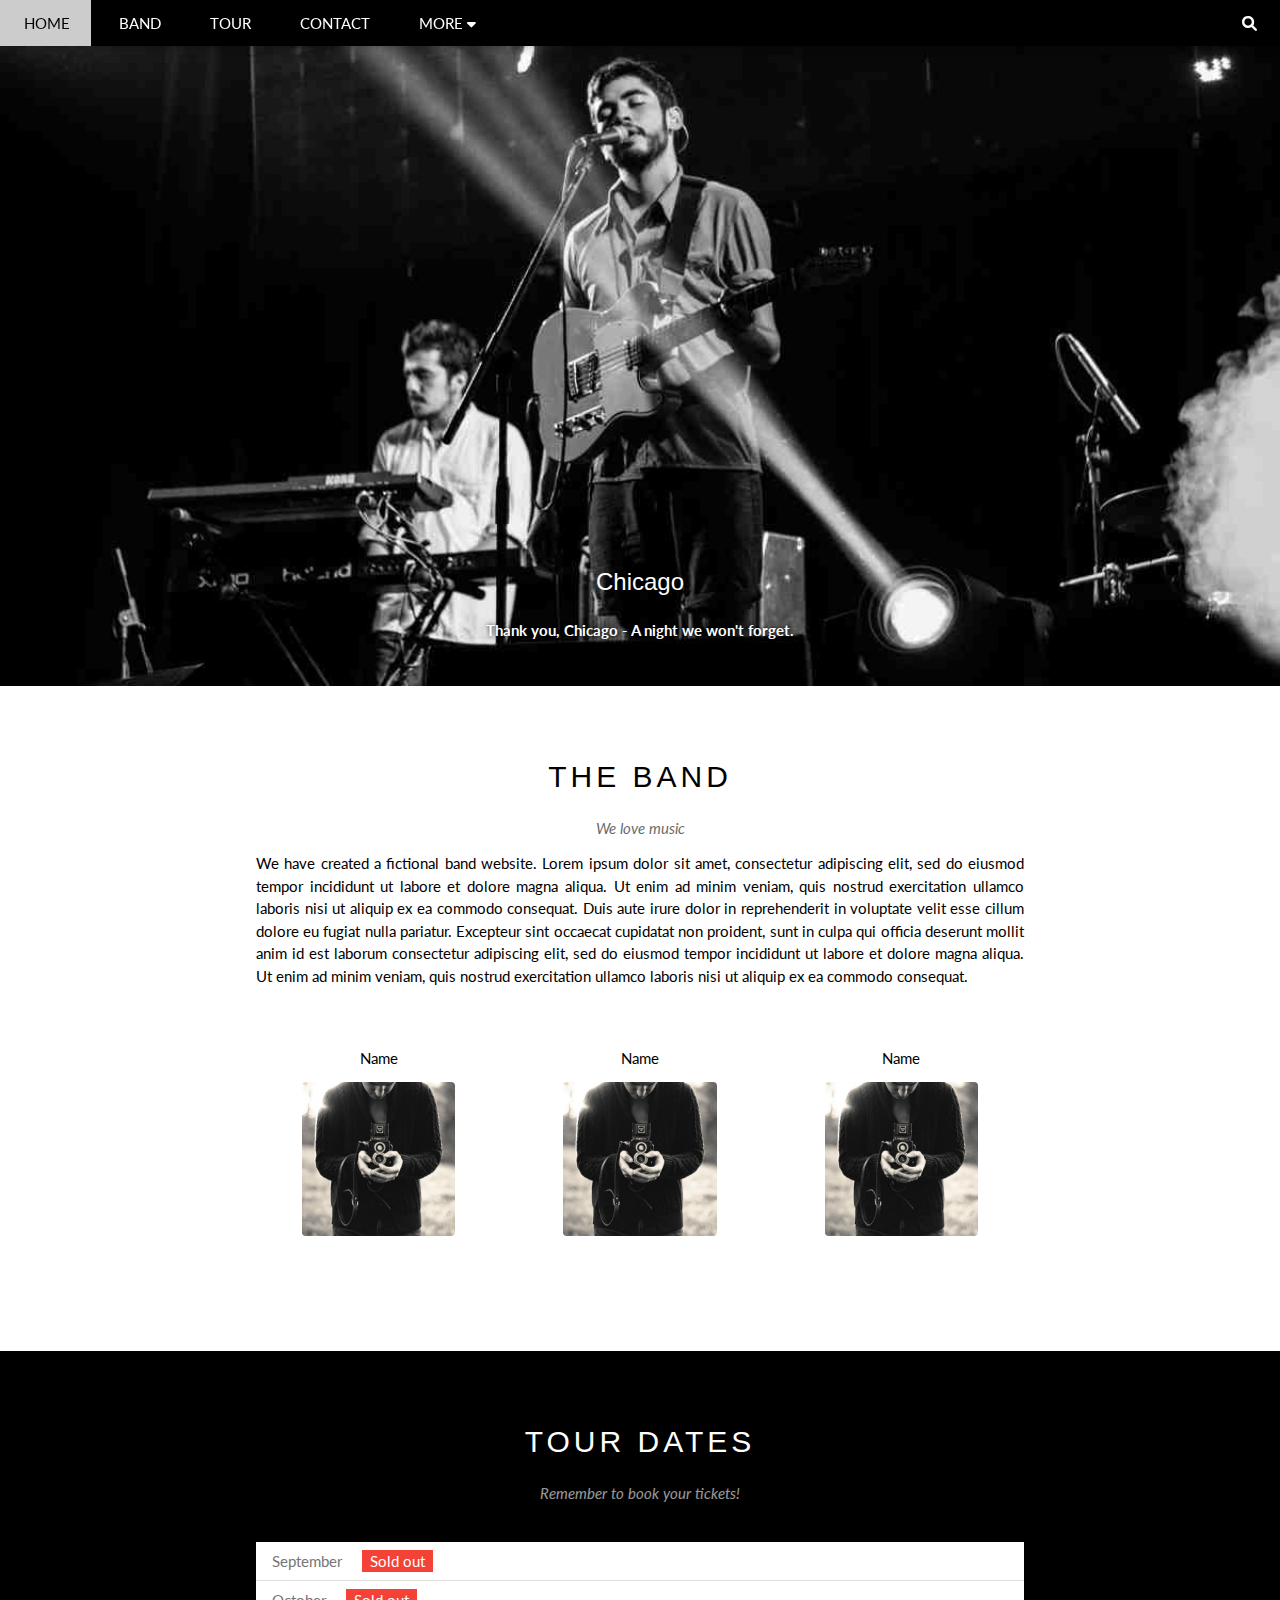
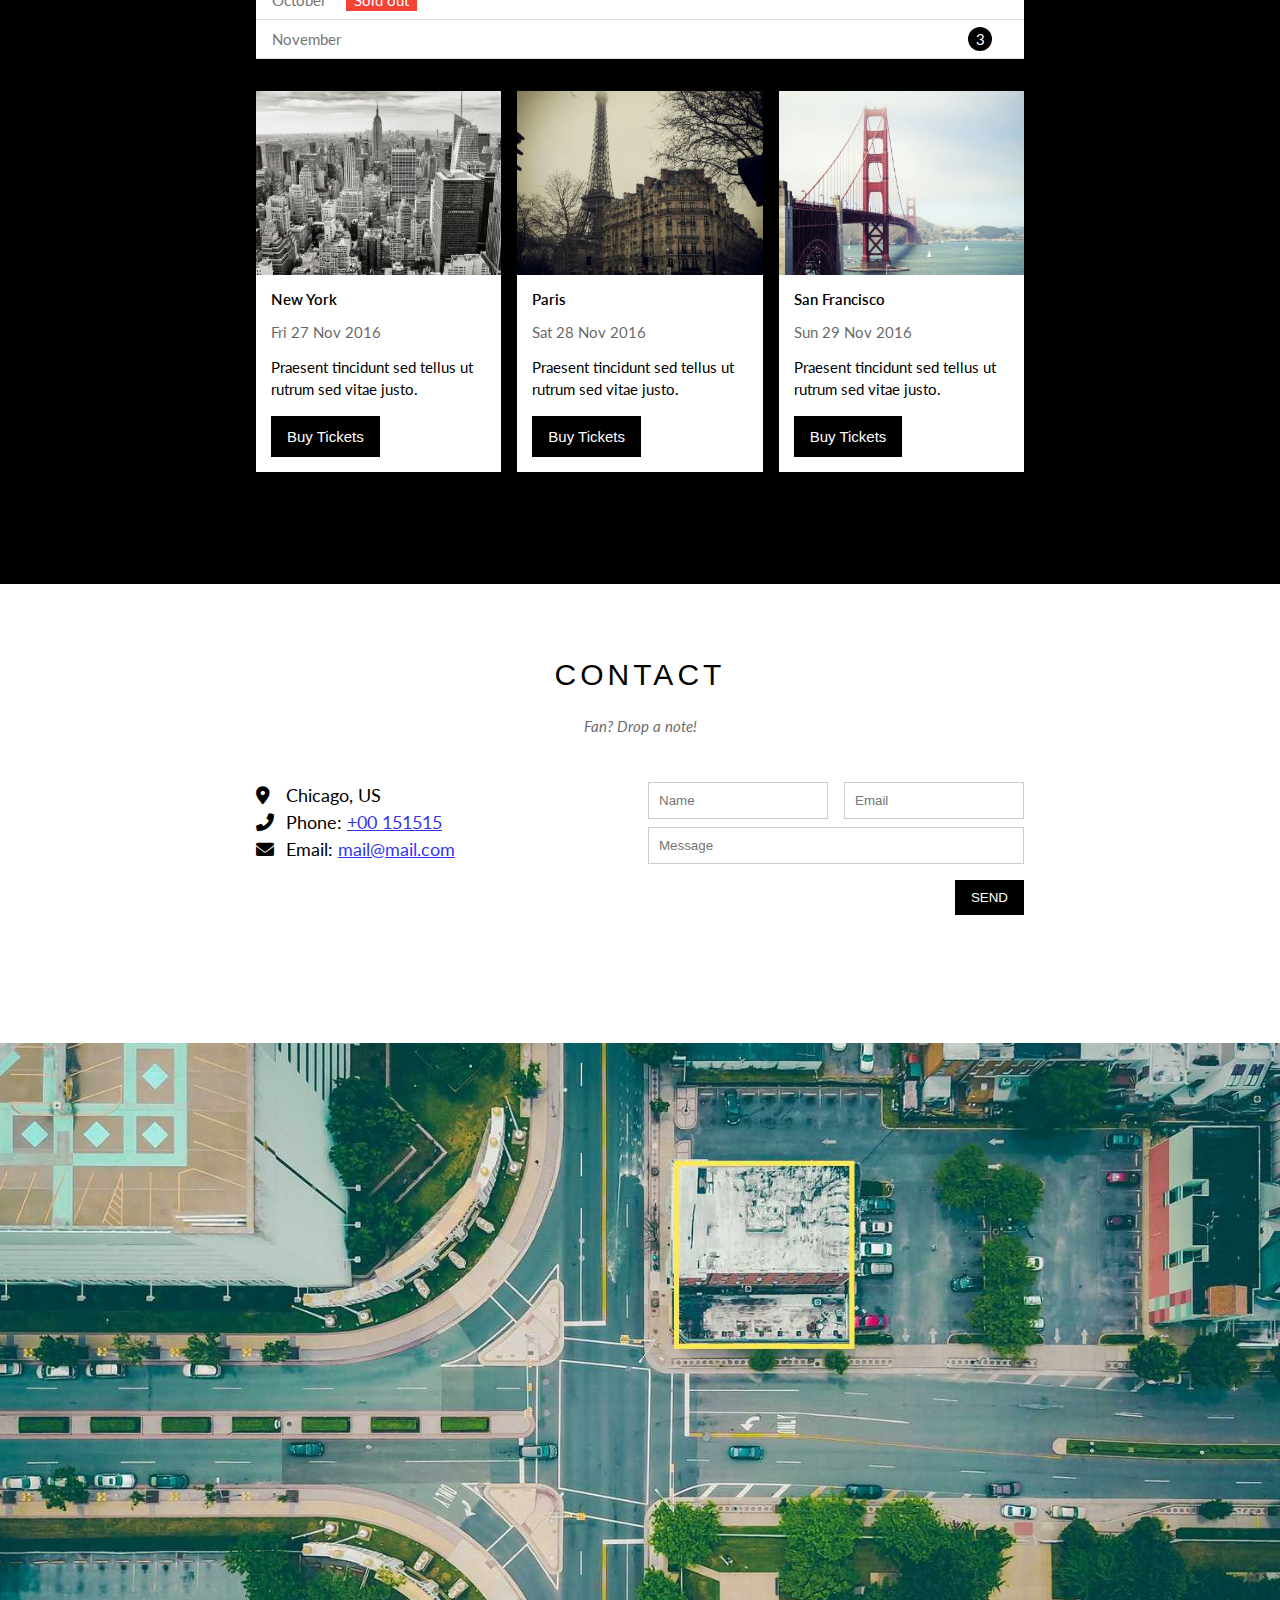
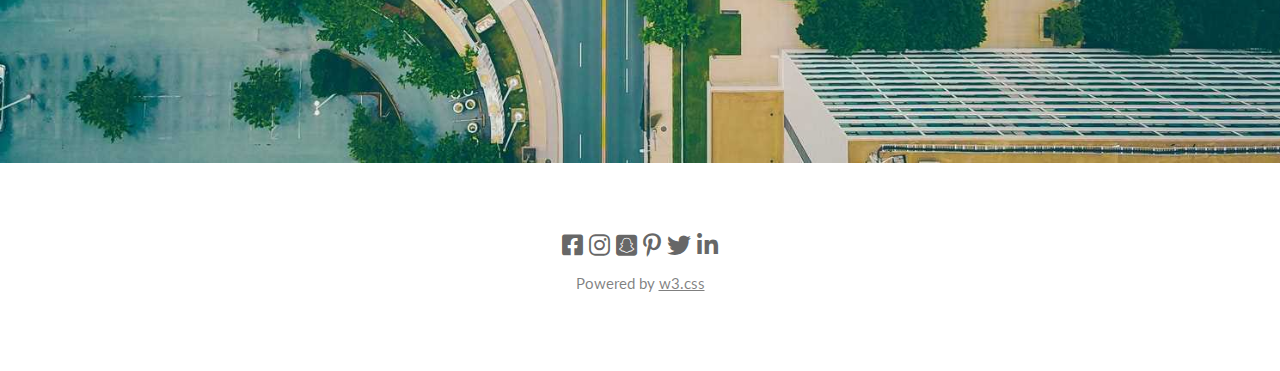
<file: index.html>
<!DOCTYPE html>
<html lang="en">
<head>
    <meta charset="UTF-8">
    <meta http-equiv="X-UA-Compatible" content="IE=edge">
    <meta name="viewport" content="width=device-width, initial-scale=1.0">
    <link rel="stylesheet" href="assets/css/style.css">
    <link rel="stylesheet" href="https://cdnjs.cloudflare.com/ajax/libs/font-awesome/6.0.0-beta2/css/all.min.css">
    <link href="https://fonts.googleapis.com/css2?family=Lato:wght@300;400&display=swap" rel="stylesheet">
    <title>The Band</title>
</head>
<body>
    <div id="main">
        <div id="header">
            <ul id="nav">
                <li><a href="#">Home</a></li>
                <li><a href="#band">Band</a></li>
                <li><a href="#tour">Tour</a></li>
                <li><a href="#contact">Contact</a></li>
                <li>
                    <a href="#">
                        More<i class="arrow-down fas fa-caret-down"></i>
                    </a>
                    <ul class="subnav">
                        <li><a href="#">Merchandise</a></li>
                        <li><a href="#">Extras</a></li>
                        <li><a href="#">Media</a></li>
                    </ul>
                </li>
            </ul>

            <!-- Search btn -->
            <div class="search-btn">
                <i class="search-icon fas fa-search"></i>
            </div>

            <div id="mobile-menu" class="mobile-menu-btn">
                <i class="mobile-menu-icon fas fa-bars"></i>
            </div>
        </div>
        <div id="slider">
            <div class="text-slider">
                <h3>Chicago</h3>
                <p class="text-description">
                    Thank you, Chicago - A night we won't forget.
                </p>

            </div>
        </div>
        <div id="content">
            <div id="band" class="content-section">
                    <h2 class="section-heading">THE BAND</h2> 
                    <p class="section-subheading">We love music</p>
                    <p class="section-description">We have created a fictional band website. Lorem ipsum dolor sit amet, consectetur adipiscing elit, sed do eiusmod tempor incididunt ut labore et dolore magna aliqua. Ut enim ad minim veniam, quis nostrud exercitation ullamco laboris nisi ut aliquip
                        ex ea commodo consequat. Duis aute irure dolor in reprehenderit in voluptate velit esse cillum dolore eu fugiat nulla pariatur. Excepteur sint occaecat cupidatat non proident, sunt in culpa qui officia deserunt mollit anim id est laborum consectetur
                        adipiscing elit, sed do eiusmod tempor incididunt ut labore et dolore magna aliqua. Ut enim ad minim veniam, quis nostrud exercitation ullamco laboris nisi ut aliquip ex ea commodo consequat.</p>
                    <div class="row mem-list">
                        <div class="mem-item col col-third text-center">
                            <p class="mem-name">Name</p>
                            <img src="./assets/img/bandmember.jpg" class="mem-img" alt="Name">
                        </div>
                        <div class="mem-item col col-third text-center">
                            <p class="mem-name">Name</p>
                            <img src="./assets/img/bandmember.jpg" class="mem-img" alt="Name">
                        </div>
                        <div class="mem-item col col-third text-center">
                            <p class="mem-name">Name</p>
                            <img src="./assets/img/bandmember.jpg" class="mem-img" alt="Name">
                        </div>
                    </div>

            </div>

            <div id="tour" class="tour-section">
                <div class="content-section">
                    <h2 class="section-heading">TOUR DATES</h2> 
                    <p class="section-subheading">Remember to book your tickets!</p>
                 
                <div class="book-tickets">
                    <ul>
                        <li>September <span class="sold-out">Sold out</span></li>
                        <li>October <span class="sold-out">Sold out</span></li>
                        <li>November <span class="quantity">3</span> </li>
                    </ul>
                </div>

                <div class="row place-list">
                    <div class="s-col-full col-third col mt-16">
                        <img src="./assets/img/newyork.jpg" class="item-img" alt="">
                        <div class="place-body">

                            <p class="place-name">New York</p>
                            <p class="place-date">Fri 27 Nov 2016</p>
                            <p class="place-description">Praesent tincidunt sed tellus ut rutrum sed vitae justo.</p>
                            <button class="buy-ticket s-full-width">Buy Tickets</button>
                        </div>
                    </div>

                    <div class="s-col-full col-third col mt-16">
                        <img src="./assets/img/paris.jpg" class="item-img" alt="">
                        <div class="place-body">
                            <p class="place-name">Paris</p>
                            <p class="place-date">Sat 28 Nov 2016</p>
                            <p class="place-description">Praesent tincidunt sed tellus ut rutrum sed vitae justo.</p>
                            <button class="buy-ticket s-full-width">Buy Tickets</button>
                        </div>
                    </div>

                    <div class="s-col-full col-third col mt-16">
                        <img src="./assets/img/sanfran.jpg" class="item-img" alt="">
                        <div class="place-body">
                            <p class="place-name">San Francisco</p>
                            <p class="place-date">Sun 29 Nov 2016</p>
                            <p class="place-description">Praesent tincidunt sed tellus ut rutrum sed vitae justo.</p>
                            <button class="buy-ticket s-full-width">Buy Tickets</button>
                        </div>
                    </div>
                </div>
            </div>
            </div>

            <div id="contact" class="contact-section">
                <div class="content-section">
                    <h2 class="section-heading">CONTACT</h2> 
                    <p class="section-subheading">Fan? Drop a note!</p>
                    <div class="row contact-form">
                        <div class="s-col-full col col-half contact-info">
                            <p><i class="fas fa-map-marker-alt"></i>Chicago, US</p>
                            <p><i class="fas fa-phone-alt"></i>Phone: <a href="tel:+00 151515">+00 151515</a></p>
                            <p><i class="fas fa-envelope"></i>Email: <a href="mailto:mail@mail.com">mail@mail.com</a> </p>
                        </div>

                        <div class="s-col-full col col-half contact-user ">
                                <form action="">
                                    <div class="row">
                                        <div class="s-col-full col col-half">
                                            <input type="text" placeholder="Name" required id="" class="form-control">
                                        </div>
                                        <div class="s-col-full col col-half s-mt-8">
                                            <input type="email" placeholder="Email" required id="" class="form-control">
                                        </div>
                                       
                                    </div>

                                    <div class="row mt-8">
                                        <div class="col col-full">
                                            <input type="text" placeholder="Message" required id="" class="form-control ">
                                        </div>

                                    </div>
                                    <input type="submit" value="SEND" class="btn-send s-full-width">
 
                                </form>
                        </div>
                    </div>
                </div>

            </div>
            <div class="map-section">
                <img src="/assets/img/map.jpg" alt="Map" class="footer-map">
            </div>
        </div>

        <div id="footer">
            <div class="social-list">
                <a href=""><i class="fab fa-facebook-square"></i></a>
                <a href=""><i class="fab fa-instagram"></i></a>
                <a href=""><i class="fab fa-snapchat-square"></i></a>
                <a href=""><i class="fab fa-pinterest-p"></i></a>
                <a href=""><i class="fab fa-twitter"></i></a>
                <a href=""><i class="fab fa-linkedin-in"></i></a>
            </div>
            <p class="copyright">Powered by <a href="">w3.css</a></p>
        </div>
    </div>

    <div class="modal">
        <div class="modal__inner">
            <div class="modal__header">
                <div class="modal__header__main">
                    <i class="fas fa-suitcase"></i>
                    <span>Tickets</span> 
                </div>
                <i class="fas fa-times modal-close"></i>
            </div>

            <div class="modal__content">
                <label for="cart">
                    <p>
                        <i class="fas fa-shopping-cart" "></i> Tickets, $15 per person
                    </p>
                    <input type="number" placeholder="How many?" id="cart">
                </label>
                <label for="user">
                    <p>
                        <i class="fas fa-user"></i> Send to
                    </p>
                    <input type="email" placeholder="Enter email" id="user">
                </label>
                <button class="modal-pay">
                    <span>
                        PAY <i class="fas fa-check"></i>
                    </span> 
                </button>
            </div>

            <div class="modal__footer">
                <button class="btn-close">
                    <span>
                        Close <i class="fas fa-times"></i>
                    </span>
                </button>
                <p>Need <a href="#">help?</a></p>
            </div>
        </div>
    </div>

    <script>
        var header = document.getElementById('header');
        var mobileMenu = document.getElementById('mobile-menu');
        var headerHeight = header.clientHeight;

        // open/close mobile menu
        mobileMenu.onclick = function(){
            var isClosed = header.clientHeight === headerHeight;
            if(isClosed)
            {
                header.style.height = 'auto';
            }
            else{
                header.style.height = null;
            }
        }

        // close when select menu item
        const menuItems = document.querySelectorAll('#nav li a[href*="#"]');
        for(const menuItem of menuItems)
        {
            menuItem.onclick = function(event){
                var isParentMenu = this.nextElementSibling&&this.nextElementSibling.classList.contains('subnav');
                if(isParentMenu)
                {
                    event.preventDefault();
                }
                else{
                header.style.height = null;
                }
            }
        }
        
        const modalPays = document.querySelectorAll('.buy-ticket');
        const modal = document.querySelector('.modal');
        const modalInner = document.querySelector('.modal__inner');
        const modalClose = document.querySelector('.modal-close');
        const modalBtnClose = document.querySelector('.btn-close');

        function openModal(){
            modal.classList.add('open');
        }

        function hideModal(){
            modal.classList.remove('open');
        }

        for(const modalPay of modalPays){
            modalPay.addEventListener('click',openModal)
        }

        modalClose.addEventListener('click',hideModal);
        modalBtnClose.addEventListener('click',hideModal);
        modal.addEventListener('click',hideModal);

        modalInner.addEventListener('click',function(event){
            event.stopPropagation();
        })



    </script>
</body>

</html>
</file>
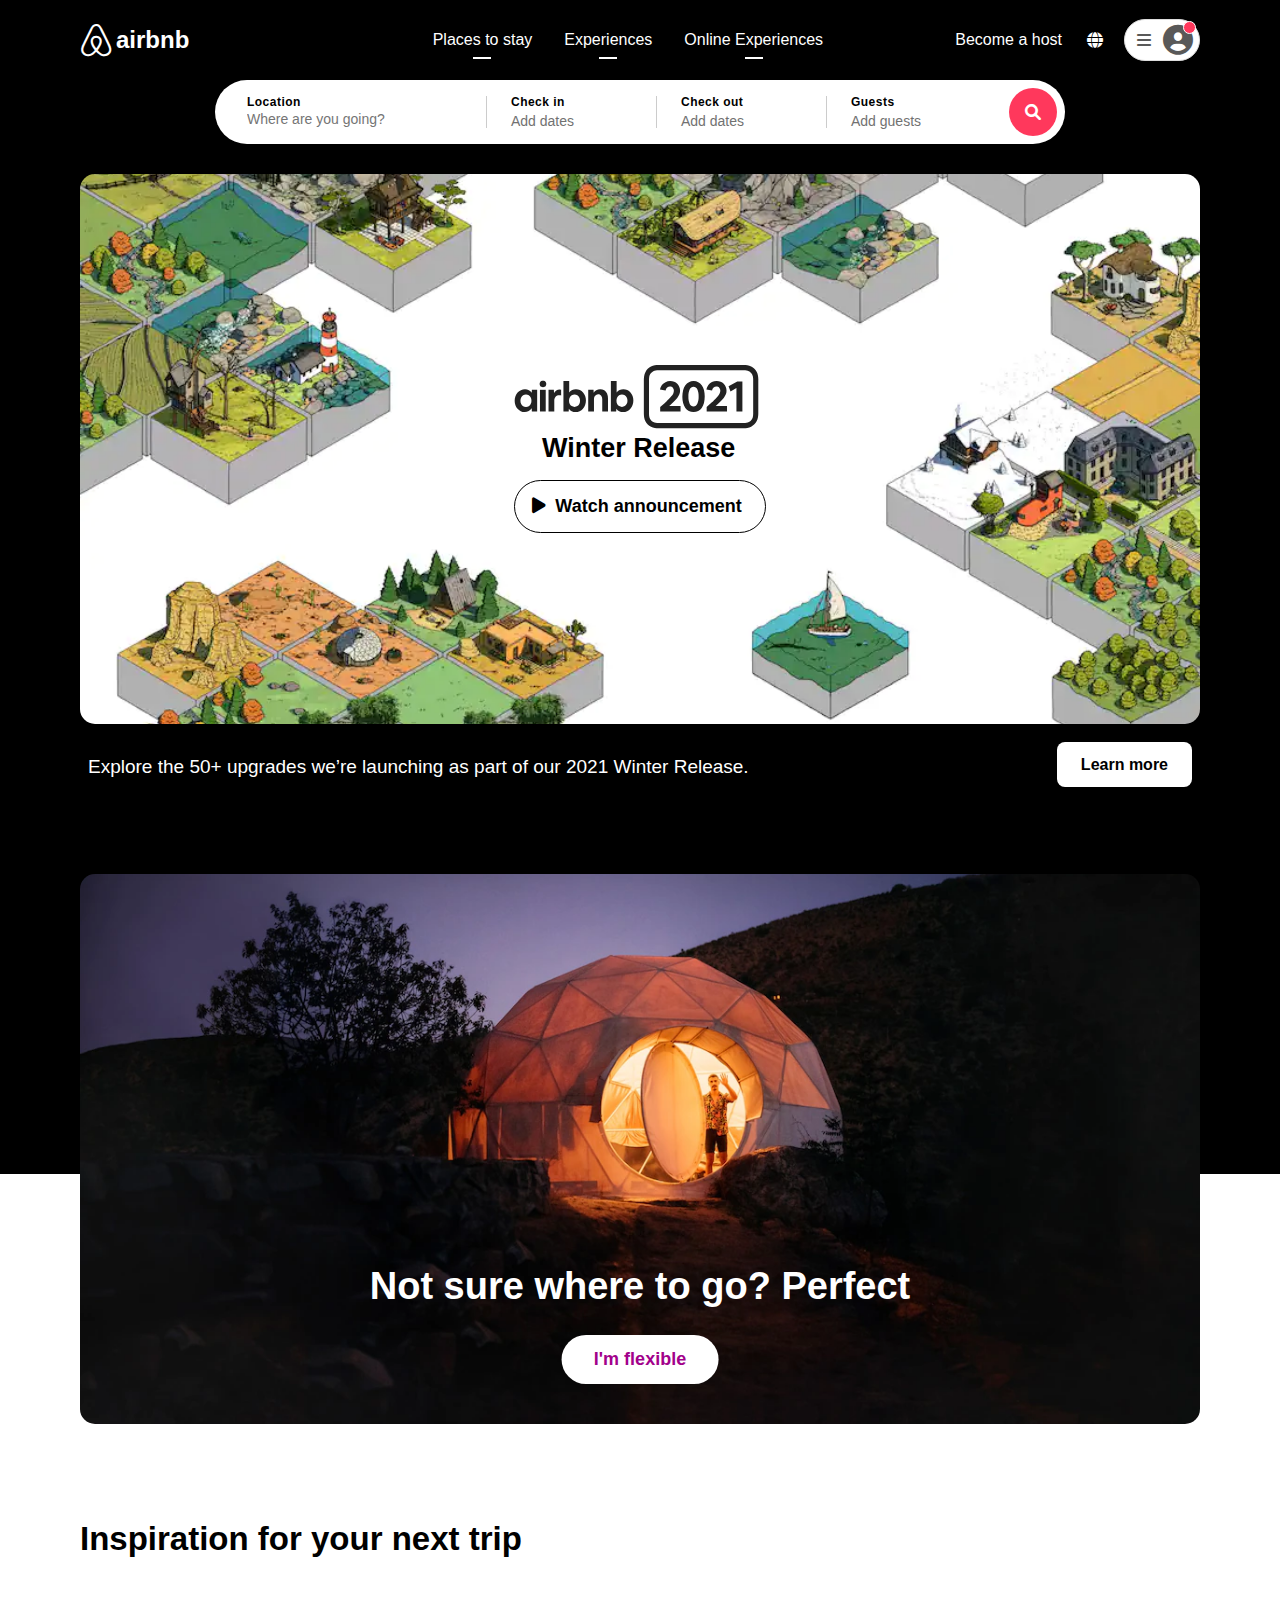
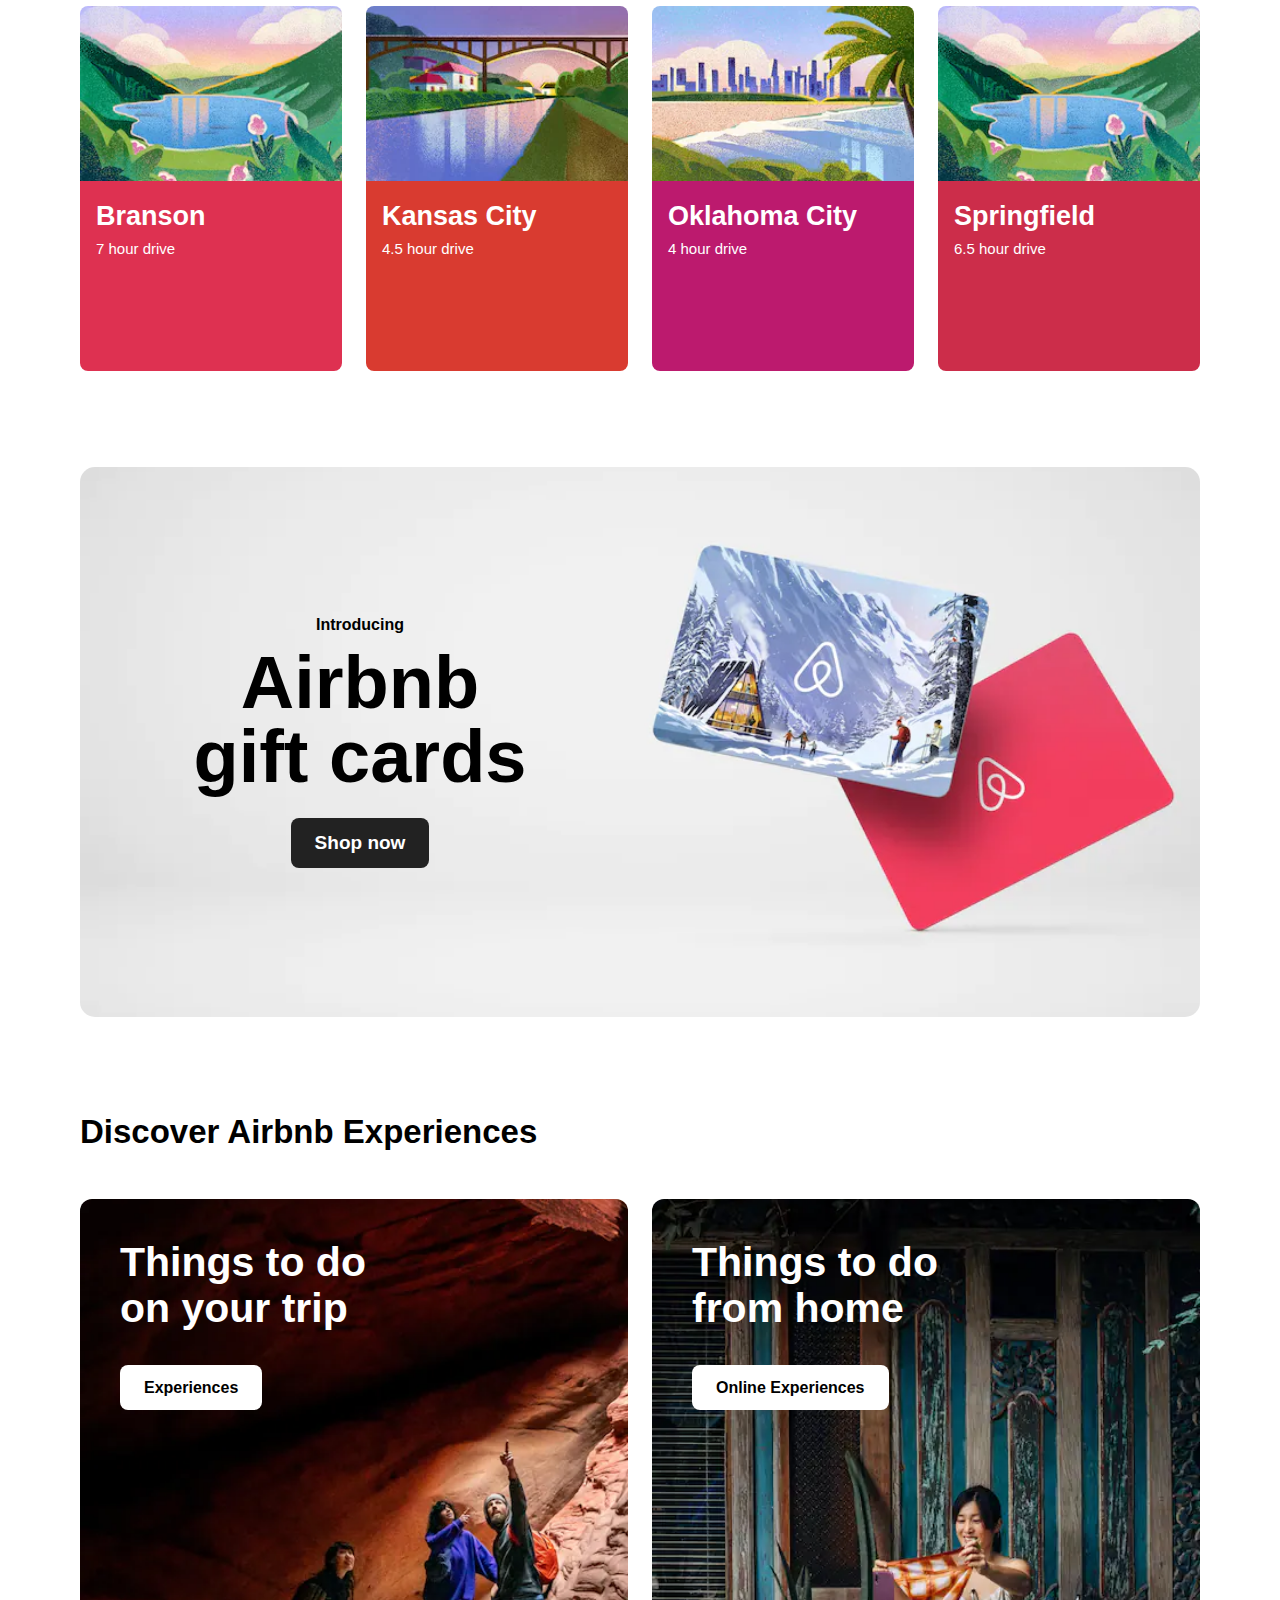
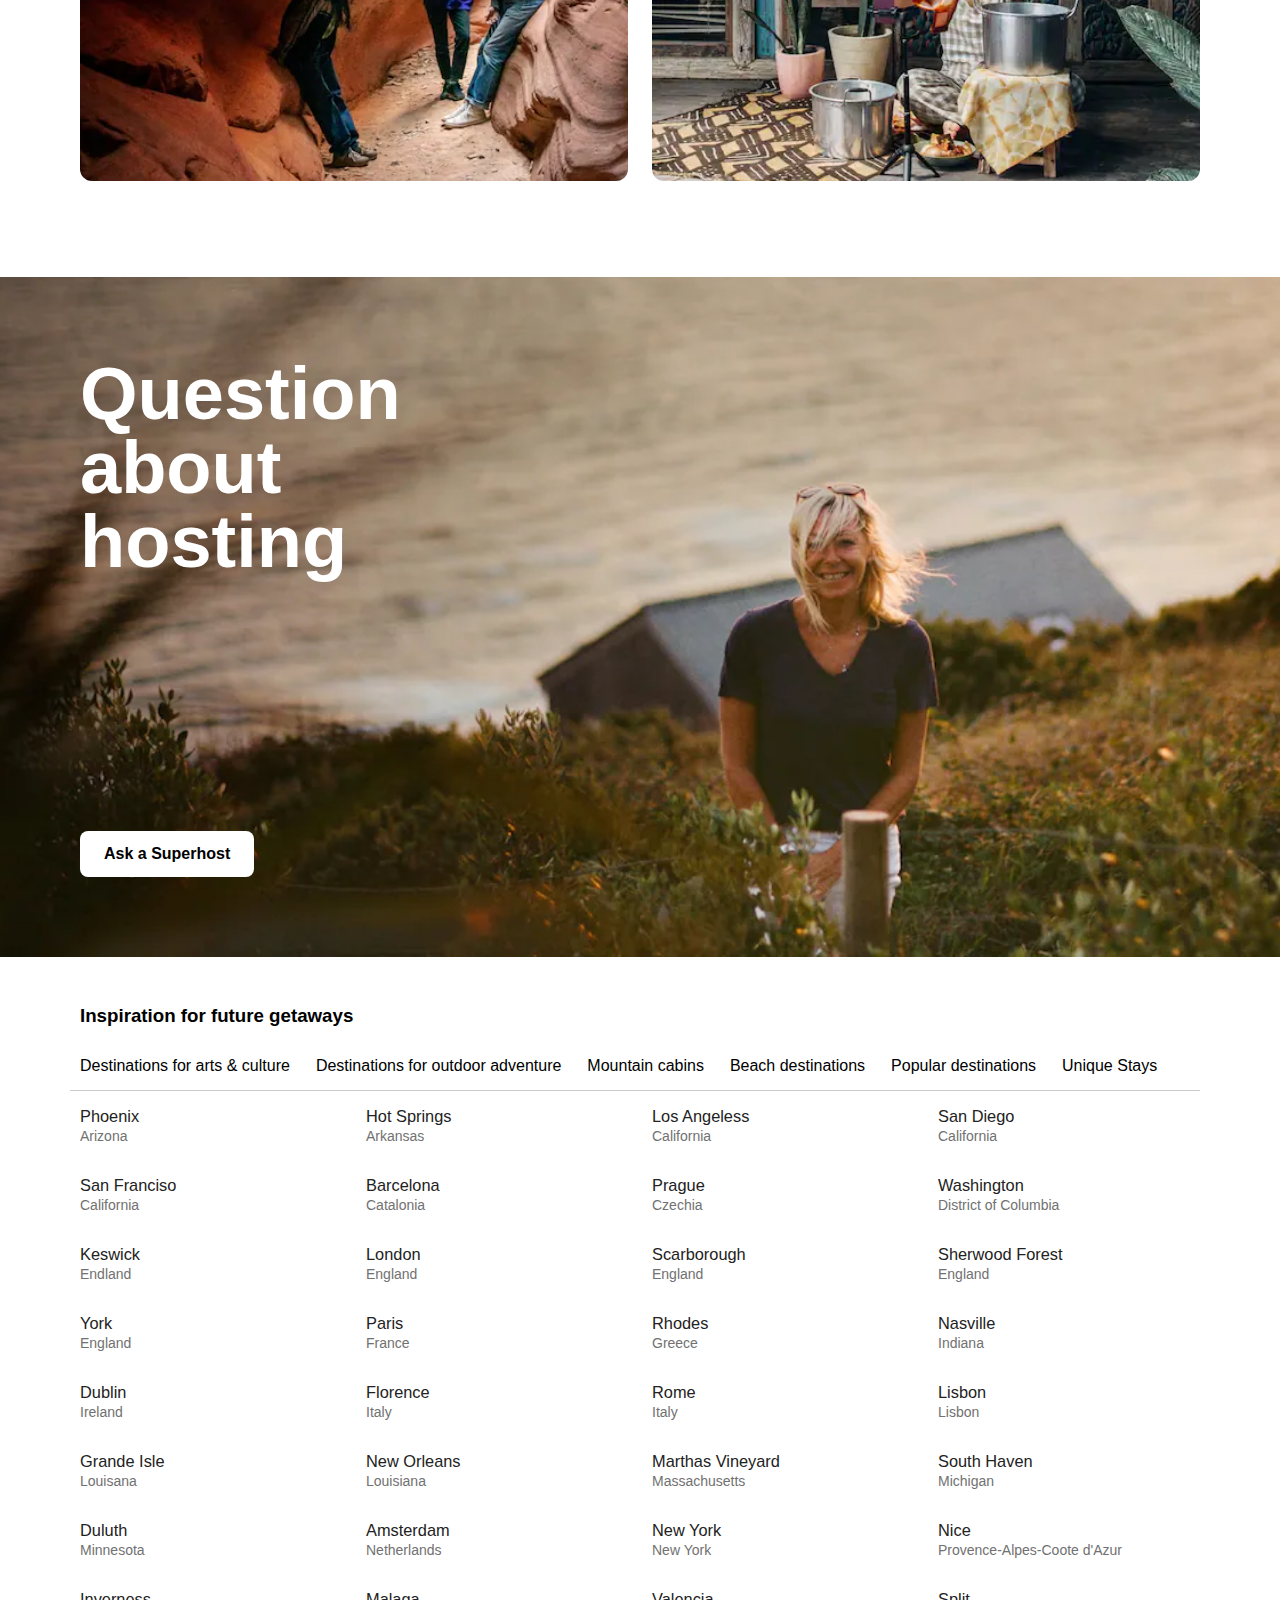
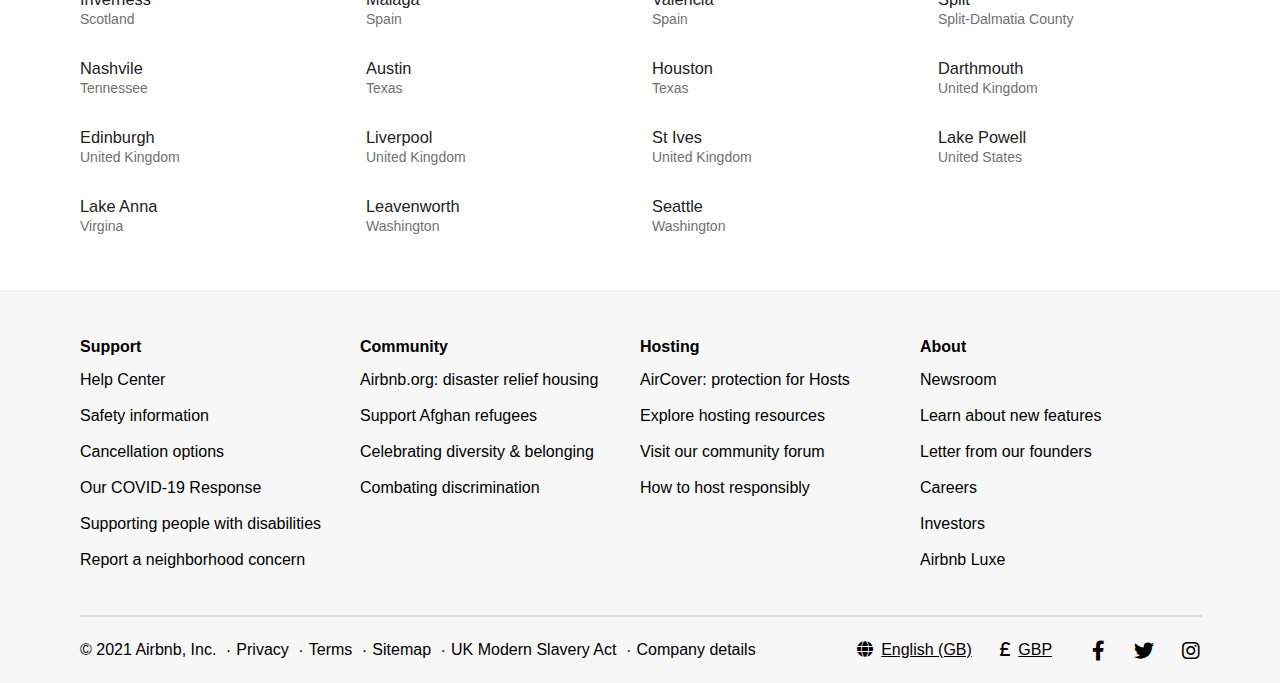
<file: airbnb/index.html>
<!DOCTYPE html>
<html lang="en">
<head>
    <meta charset="UTF-8">
    <meta http-equiv="X-UA-Compatible" content="IE=edge">
    <meta name="viewport" content="width=device-width, initial-scale=1.0">
    <link rel="stylesheet" href="https://cdnjs.cloudflare.com/ajax/libs/font-awesome/6.0.0-beta2/css/all.min.css">
    <link rel="stylesheet" href="./assets/css/style.css">
    <title>Airbnb: Holiday Rentals, Cabins, Beach Houses, Unique Homes & Experiences</title>
</head>
<body>
    <div class="main">
        <header>
            <div class="navbar1">
                <div class="logo">
                    <a href="">
                        <i class="fab fa-airbnb"></i><span>airbnb</span>
                    </a>
                </div>
                <div class="guilde">
                    <ul>
                        <li><a href="">Places to stay</a><div class="border-bottom-hover"></div></li>
                        <li><a href="">Experiences</a><div class="border-bottom-hover"></div></li>
                        <li><a href="">Online Experiences</a><div class="border-bottom-hover"></div></li>
                    </ul>
                </div>
                <div class="user">
                    <div class="host">Become a host</div>
                    <div class="language-img">
                        <i class="fas fa-globe language"></i>
                    </div>
                    <div class="user-setting">
                        <i class="fas fa-bars menu"></i>
                        <i class="fas fa-user-circle user">
                            <div class="red-dot"></div>
                        </i>
                    </div>
                </div>
            </div>

            <div class="navbar2">
                <label for="user-input" class="navbar2-item w-32">
                    <div class="item" style="padding: 14px 32px;">
                        <div class="item-name" style="padding-bottom: 0;">
                            Location
                        </div>
                        <input type="text" id="user-input" placeholder="Where are you going?" style="outline:none;border: none;">                  
                    </div>
                </label>

                <label for="" class="navbar2-item w-20">
                    <div class="item">
                        <div class="item-name">
                            Check in
                        </div>
                        <div class="item-info">
                            Add dates
                        </div>
                    </div>    
                </label>


                <label for="" class="navbar2-item w-20">
                    <div class="item">
                        <div class="item-name">
                            Check out
                        </div>
                        <div class="item-info">
                            Add dates
                        </div>
                    </div>
                </label>


                <label for="" class="navbar2-item-guests w-28">
                    <div class="item">
                        <div class="item-name">
                            Guests
                        </div>   
                        <div class="item-info">
                            Add guests
                        </div>
                    </div>
                    <div class="search-btn">
                        <i class="fas fa-search"></i>
                    </div>
                </label>


            </div>
        </header>

        <div class="box-navbarScroll">
            <div class="navbar-scroll">
                <div class="logo-scroll">
                    <a href="">
                        <i class="fab fa-airbnb"></i><span>airbnb</span>
                    </a>
                </div>
                <div class="scroll-search">
                    <div class="scroll-search-content">
                        <div class="search-text">Start your search</div>
                        <div class="box-search">
                            <i class="fas fa-search"></i>
                        </div>
                    </div>
                </div>
                <div class="user">
                    <div class="host">Become a host</div>
                    <div class="language-img">
                        <i class="fas fa-globe language"></i>
                    </div>
                    <div class="user-setting">
                        <i class="fas fa-bars menu"></i>
                        <i class="fas fa-user-circle user">
                            <div class="red-dot"></div>
                        </i>
                    </div>
                </div>
            </div>
        </div>


        <div class="content">
            <div class="intro base-content margin80 padding96">
                <div class="main-intro">
                    <img src="./assets/img/3e8e526b-a760-47b0-89c2-e27049f2ede2.svg" alt="">
                    <p class="main-intro-description">Winter Release</p>
                    <div class="button">
                        <i class="fas fa-play" style="margin-right: 4px;"></i>
                        Watch announcement
                    </div>
                </div>     
            </div>

            <div class="main-intro-more margin80">
                <p class="main-intro-more-description">Explore the 50+ upgrades we’re launching as part of our 2021 Winter Release.</p>
                <div class="button-more">
                    <a href="">Learn more</a>
                </div>
            </div>       

            <div class="suggest base-content margin80">
                <div class="suggest-content">
                    <h3 class="suggest-description">Not sure where to go? Perfect</h3>
                    <div class="suggest-button">
                        <a href="">I'm flexible</a>
                    </div>
                </div>
            </div>

            <div class="inspiration margin80">
                <h3 class="inspiration-text">Inspiration for your next trip</h3>
                <div class="trip-location">
                    <div class="w-25 pointer-hover">
                        <img src="./assets/img/branson.webp" alt="branson" class="location-img">
                        <div class="location-info" style="background-color: rgb(222, 49, 81);" >
                            <h3 class="location-name">Branson</h3>
                            <p class="location-description">7 hour drive</p>
                        </div>

                    </div>

                    <div class="w-25 pointer-hover">
                        <img src="./assets/img/kansas-city.webp" alt="kansas" class="location-img">
                        <div class="location-info" style="background-color: rgb(217 59 48);">
                            <h3 class="location-name">Kansas City</h3>
                            <p class="location-description">4.5 hour drive</p>
                        </div>
                    </div>

                    <div class="w-25 pointer-hover">
                        <img src="./assets/img/okalahoma-city.webp" alt="okalahoma" class="location-img">
                        <div class="location-info" style="background-color: rgb(188, 26, 110);">
                            <h3 class="location-name">Oklahoma City</h3>
                            <p class="location-description">4 hour drive</p>
                        </div>
                    </div>

                    <div class="w-25 pointer-hover">
                        <img src="./assets/img/springfield.webp" alt="springfield" class="location-img">
                        <div class="location-info" style="background-color: rgb(204, 45, 74);">
                            <h3 class="location-name">Springfield</h3>
                            <p class="location-description">6.5 hour drive</p>
                        </div>
                    </div>

                </div>
            </div>

            <div class="gift-cards base-content margin80">
                <div class="introducing w-50">
                    <div class="intro-content">
                        <h3 class="intro-text ">Introducing</h3>
                        <p class="intro-gift ">Airbnb <br> gift cards</p>
                        <button class="shop">Shop now</button>
                    </div>
                </div>
            </div>

            <div class="discover margin80">
                <h3 class="inspiration-text">Discover Airbnb Experiences</h3>
                <div class="trip-location">
                    <div class="w-50 experience-content1">
                        <div class="ex-content">
                            <h3 class="ex-content-text">Things to do <br> on your trip</h3>
                            <div class="experience-btn">
                                <a href="">Experiences</a>
                            </div>
                        </div>

                    </div>

                    <div class="w-50 experience-content2">
                        <div class="ex-content">
                            <h3 class="ex-content-text">Things to do <br> from home</h3>
                            <div class="experience-btn">
                                <a href="">Online Experiences</a>
                            </div>
                        </div>
                    </div>
                </div>
            </div>
            
            <div class="question">
                <div class="question-content">
                    <h3 class="question-text">Question <br>about <br>hosting</h3>
                    <a href="" class="question-ask">Ask a Superhost</a>
                </div>
            </div>

            <div class="getaways margin80">
                <h3>Inspiration for future getaways</h3>
                <div class="menubar">
                    <div class="menubar-btn">Destinations for arts & culture</div>
                    <div class="menubar-btn">Destinations for outdoor adventure</div>
                    <div class="menubar-btn">Mountain cabins</div>
                    <div class="menubar-btn">Beach destinations</div>
                    <div class="menubar-btn">Popular destinations</div>
                    <div class="menubar-btn">Unique Stays</div>
                </div>
                <div class="menubar-item">
                    <div class="menubar-col w-25">
                        <div class="menubar-col-item">
                            <a href="">
                                <h3 class="places">Phoenix</h3>
                                <p class="places-country">Arizona</p>
                            </a>
                        </div>

                        <div class="menubar-col-item">
                            <a href="">
                                <h3 class="places">San Franciso</h3>
                                <p class="places-country">California</p>
                            </a>
                        </div>

                        <div class="menubar-col-item">
                            <a href="">
                                <h3 class="places">Keswick</h3>
                                <p class="places-country">Endland</p>
                            </a>
                        </div>

                        <div class="menubar-col-item">
                            <a href="">
                                <h3 class="places">York</h3>
                                <p class="places-country">England</p>
                            </a>
                        </div>

                        <div class="menubar-col-item">
                            <a href="">
                                <h3 class="places">Dublin</h3>
                                <p class="places-country">Ireland</p>
                            </a>
                        </div>

                        <div class="menubar-col-item">
                            <a href="">
                                <h3 class="places">Grande Isle</h3>
                                <p class="places-country">Louisana</p>
                            </a>
                        </div>

                        <div class="menubar-col-item">
                            <a href="">
                                <h3 class="places">Duluth</h3>
                                <p class="places-country">Minnesota</p>
                            </a>
                        </div>

                        <div class="menubar-col-item">
                            <a href="">
                                <h3 class="places">Inverness</h3>
                                <p class="places-country">Scotland</p>
                            </a>
                        </div>

                        <div class="menubar-col-item">
                            <a href="">
                                <h3 class="places">Nashvile</h3>
                                <p class="places-country">Tennessee</p>
                            </a>
                        </div>

                        <div class="menubar-col-item">
                            <a href="">
                                <h3 class="places">Edinburgh</h3>
                                <p class="places-country">United Kingdom</p>
                            </a>
                        </div>

                        <div class="menubar-col-item">
                            <a href="">
                                <h3 class="places">Lake Anna</h3>
                                <p class="places-country">Virgina</p>
                            </a>
                        </div>

                    </div>
                    <div class="menubar-col w-25">
                        <div class="menubar-col-item">
                            <a href="">
                                <h3 class="places">Hot Springs</h3>
                                <p class="places-country">Arkansas</p>
                            </a>
                        </div>

                        <div class="menubar-col-item">
                            <a href="">
                                <h3 class="places">Barcelona</h3>
                                <p class="places-country">Catalonia</p>
                            </a>
                        </div>

                        <div class="menubar-col-item">
                            <a href="">
                                <h3 class="places">London</h3>
                                <p class="places-country">England</p>
                            </a>
                        </div>

                        <div class="menubar-col-item">
                            <a href="">
                                <h3 class="places">Paris</h3>
                                <p class="places-country">France</p>
                            </a>
                        </div>

                        <div class="menubar-col-item">
                            <a href="">
                                <h3 class="places">Florence</h3>
                                <p class="places-country">Italy</p>
                            </a>
                        </div>

                        <div class="menubar-col-item">
                            <a href="">
                                <h3 class="places">New Orleans</h3>
                                <p class="places-country">Louisiana</p>
                            </a>
                        </div>

                        <div class="menubar-col-item">
                            <a href="">
                                <h3 class="places">Amsterdam</h3>
                                <p class="places-country">Netherlands</p>
                            </a>
                        </div>

                        <div class="menubar-col-item">
                            <a href="">
                                <h3 class="places">Malaga</h3>
                                <p class="places-country">Spain</p>
                            </a>
                        </div>

                        <div class="menubar-col-item">
                            <a href="">
                                <h3 class="places">Austin</h3>
                                <p class="places-country">Texas</p>
                            </a>
                        </div>

                        <div class="menubar-col-item">
                            <a href="">
                                <h3 class="places">Liverpool</h3>
                                <p class="places-country">United Kingdom</p>
                            </a>
                        </div>

                        <div class="menubar-col-item">
                            <a href="">
                                <h3 class="places">Leavenworth</h3>
                                <p class="places-country">Washington</p>
                            </a>
                        </div>

                    </div>
                    <div class="menubar-col w-25">
                        <div class="menubar-col-item">
                            <a href="">
                                <h3 class="places">Los Angeless</h3>
                                <p class="places-country">California</p>
                            </a>
                        </div>

                        <div class="menubar-col-item">
                            <a href="">
                                <h3 class="places">Prague</h3>
                                <p class="places-country">Czechia</p>
                            </a>
                        </div>

                        <div class="menubar-col-item">
                            <a href="">
                                <h3 class="places">Scarborough</h3>
                                <p class="places-country">England</p>
                            </a>
                        </div>

                        <div class="menubar-col-item">
                            <a href="">
                                <h3 class="places">Rhodes</h3>
                                <p class="places-country">Greece</p>
                            </a>
                        </div>

                        <div class="menubar-col-item">
                            <a href="">
                                <h3 class="places">Rome</h3>
                                <p class="places-country">Italy</p>
                            </a>
                        </div>

                        <div class="menubar-col-item">
                            <a href="">
                                <h3 class="places">Marthas Vineyard</h3>
                                <p class="places-country">Massachusetts</p>
                            </a>
                        </div>

                        <div class="menubar-col-item">
                            <a href="">
                                <h3 class="places">New York</h3>
                                <p class="places-country">New York</p>
                            </a>
                        </div>

                        <div class="menubar-col-item">
                            <a href="">
                                <h3 class="places">Valencia</h3>
                                <p class="places-country">Spain</p>
                            </a>
                        </div>

                        <div class="menubar-col-item">
                            <a href="">
                                <h3 class="places">Houston</h3>
                                <p class="places-country">Texas</p>
                            </a>
                        </div>

                        <div class="menubar-col-item">
                            <a href="">
                                <h3 class="places">St Ives</h3>
                                <p class="places-country">United Kingdom</p>
                            </a>
                        </div>

                        <div class="menubar-col-item">
                            <a href="">
                                <h3 class="places">Seattle</h3>
                                <p class="places-country">Washington</p>
                            </a>
                        </div>

                    </div>
                    <div class="menubar-col w-25">
                        <div class="menubar-col-item">
                            <a href="">
                                <h3 class="places">San Diego</h3>
                                <p class="places-country">California</p>
                            </a>
                        </div>

                        <div class="menubar-col-item">
                            <a href="">
                                <h3 class="places">Washington</h3>
                                <p class="places-country">District of Columbia</p>
                            </a>
                        </div>

                        <div class="menubar-col-item">
                            <a href="">
                                <h3 class="places">Sherwood Forest</h3>
                                <p class="places-country">England</p>
                            </a>
                        </div>

                        <div class="menubar-col-item">
                            <a href="">
                                <h3 class="places">Nasville</h3>
                                <p class="places-country">Indiana</p>
                            </a>
                        </div>

                        <div class="menubar-col-item">
                            <a href="">
                                <h3 class="places">Lisbon</h3>
                                <p class="places-country">Lisbon</p>
                            </a>
                        </div>

                        <div class="menubar-col-item">
                            <a href="">
                                <h3 class="places">South Haven</h3>
                                <p class="places-country">Michigan</p>
                            </a>
                        </div>

                        <div class="menubar-col-item">
                            <a href="">
                                <h3 class="places">Nice</h3>
                                <p class="places-country">Provence-Alpes-Coote d'Azur</p>
                            </a>
                        </div>

                        <div class="menubar-col-item">
                            <a href="">
                                <h3 class="places">Split</h3>
                                <p class="places-country">Split-Dalmatia County</p>
                            </a>
                        </div>

                        <div class="menubar-col-item">
                            <a href="">
                                <h3 class="places">Darthmouth</h3>
                                <p class="places-country">United Kingdom</p>
                            </a>
                        </div>

                        <div class="menubar-col-item">
                            <a href="">
                                <h3 class="places">Lake Powell</h3>
                                <p class="places-country">United States</p>
                            </a>
                        </div>

                        <div class="menubar-col-item">
                            <a href="">
                                <h3 class="places"></h3>
                                <p class="places-country"></p>
                            </a>
                        </div>

                    </div>
                </div>

            </div>
        </div>

        <footer >
            <div class="footer-content margin80">
                <div class="w-25">
                    <h4 class="footer-main">Support</h4>
                    <ul class="footer-main-list">
                        <li class="footer-main-description"><a href="">Help Center</a></li>
                        <li class="footer-main-description"><a href=""><br> Safety information</a></li>
                        <li class="footer-main-description"><a href=""><br> Cancellation options</a></li>
                        <li class="footer-main-description"><a href=""><br> Our COVID-19 Response</a></li>
                        <li class="footer-main-description"><a href=""><br> Supporting people with disabilities</a></li>
                        <li class="footer-main-description"><a href=""><br> Report a neighborhood concern</a></li>
                    </ul>
                </div>

                <div class="w-25">
                    <h4 class="footer-main">Community</h4>
                    <ul class="footer-main-list">
                        <li class="footer-main-description"><a href="">Airbnb.org: disaster relief housing</a></li>
                        <li class="footer-main-description"><a href=""><br> Support Afghan refugees</a></li>
                        <li class="footer-main-description"><a href=""><br> Celebrating diversity & belonging</a></li>
                        <li class="footer-main-description"><a href=""><br> Combating discrimination</a></li>
                    </ul>
                </div>

                <div class="w-25">
                    <h4 class="footer-main">Hosting</h4>
                    <ul class="fooet-main-list">
                        <li class="footer-main-description"><a href="">AirCover: protection for Hosts</a></li>
                        <li class="footer-main-description"><a href=""><br> Explore hosting resources</a></li>
                        <li class="footer-main-description"><a href=""><br> Visit our community forum</a></li>
                        <li class="footer-main-description"><a href=""><br> How to host responsibly</a></li>
                    </ul>
                </div>

                <div class="w-25">
                    <h4 class="footer-main">About</h4>
                    <ul class="footer-main-list">
                        <li class="footer-main-description"><a href="">Newsroom</a></li>
                        <li class="footer-main-description"><a href=""><br> Learn about new features</a></li>
                        <li class="footer-main-description"><a href=""><br> Letter from our founders</a></li>
                        <li class="footer-main-description"><a href=""><br> Careers</a></li>
                        <li class="footer-main-description"><a href=""><br> Investors</a></li>
                        <li class="footer-main-description"><a href=""><br> Airbnb Luxe</a></li>
                    </ul>
                </div>

            </div>
            <div class="about margin80">
                <div class="about-info">
                    <p>© 2021 Airbnb, Inc.</p>
                    <ul class="about-info-item">
                        <li><span class="square"><span>.</span></span><a href="">Privacy</a></li>                       
                        <li><span class="square"><span>.</span></span><a href="">Terms</a></li>
                        <li><span class="square"><span>.</span></span><a href="">Sitemap</a></li>
                        <li><span class="square"><span>.</span></span><a href="">UK Modern Slavery Act</a></li>
                        <li><span class="square"><span>.</span></span><a href="">Company details</a></li>
                    </ul>

                </div>

                <div class="about-social">
                    <div class="social-1">
                        <a href=""><i class="fas fa-globe language"></i>English (GB)</a>
                        <a href=""><i class="fas fa-pound-sign"></i>GBP</a>
                    </div>

                    <div class="social-2">
                        <a href=""><i class="fab fa-facebook-f"></i></a>
                        <a href=""><i class="fab fa-twitter"></i></a>
                        <a href=""><i class="fab fa-instagram"></i></a>
                    </div>
                </div>
            </div>
        </footer>
    </div>
    <script src="./main.js"></script>
</body>
</html>
</file>
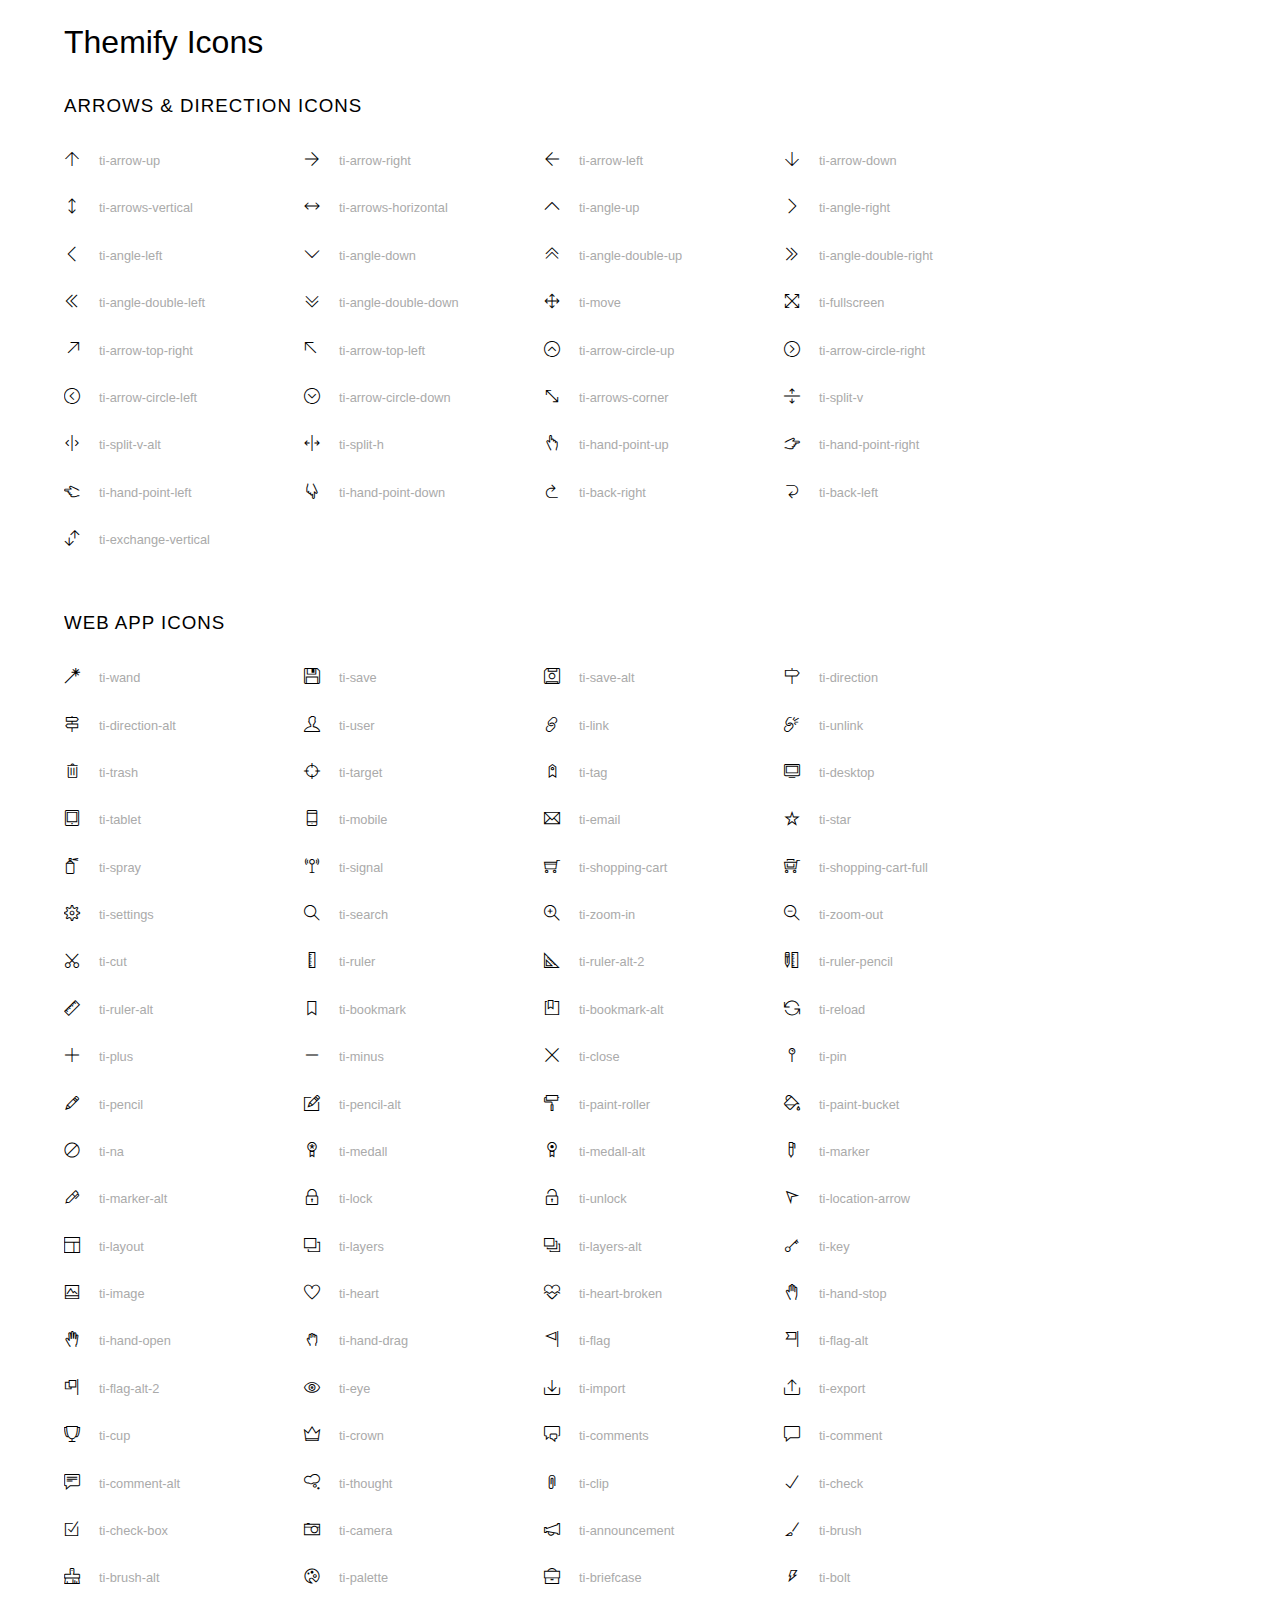
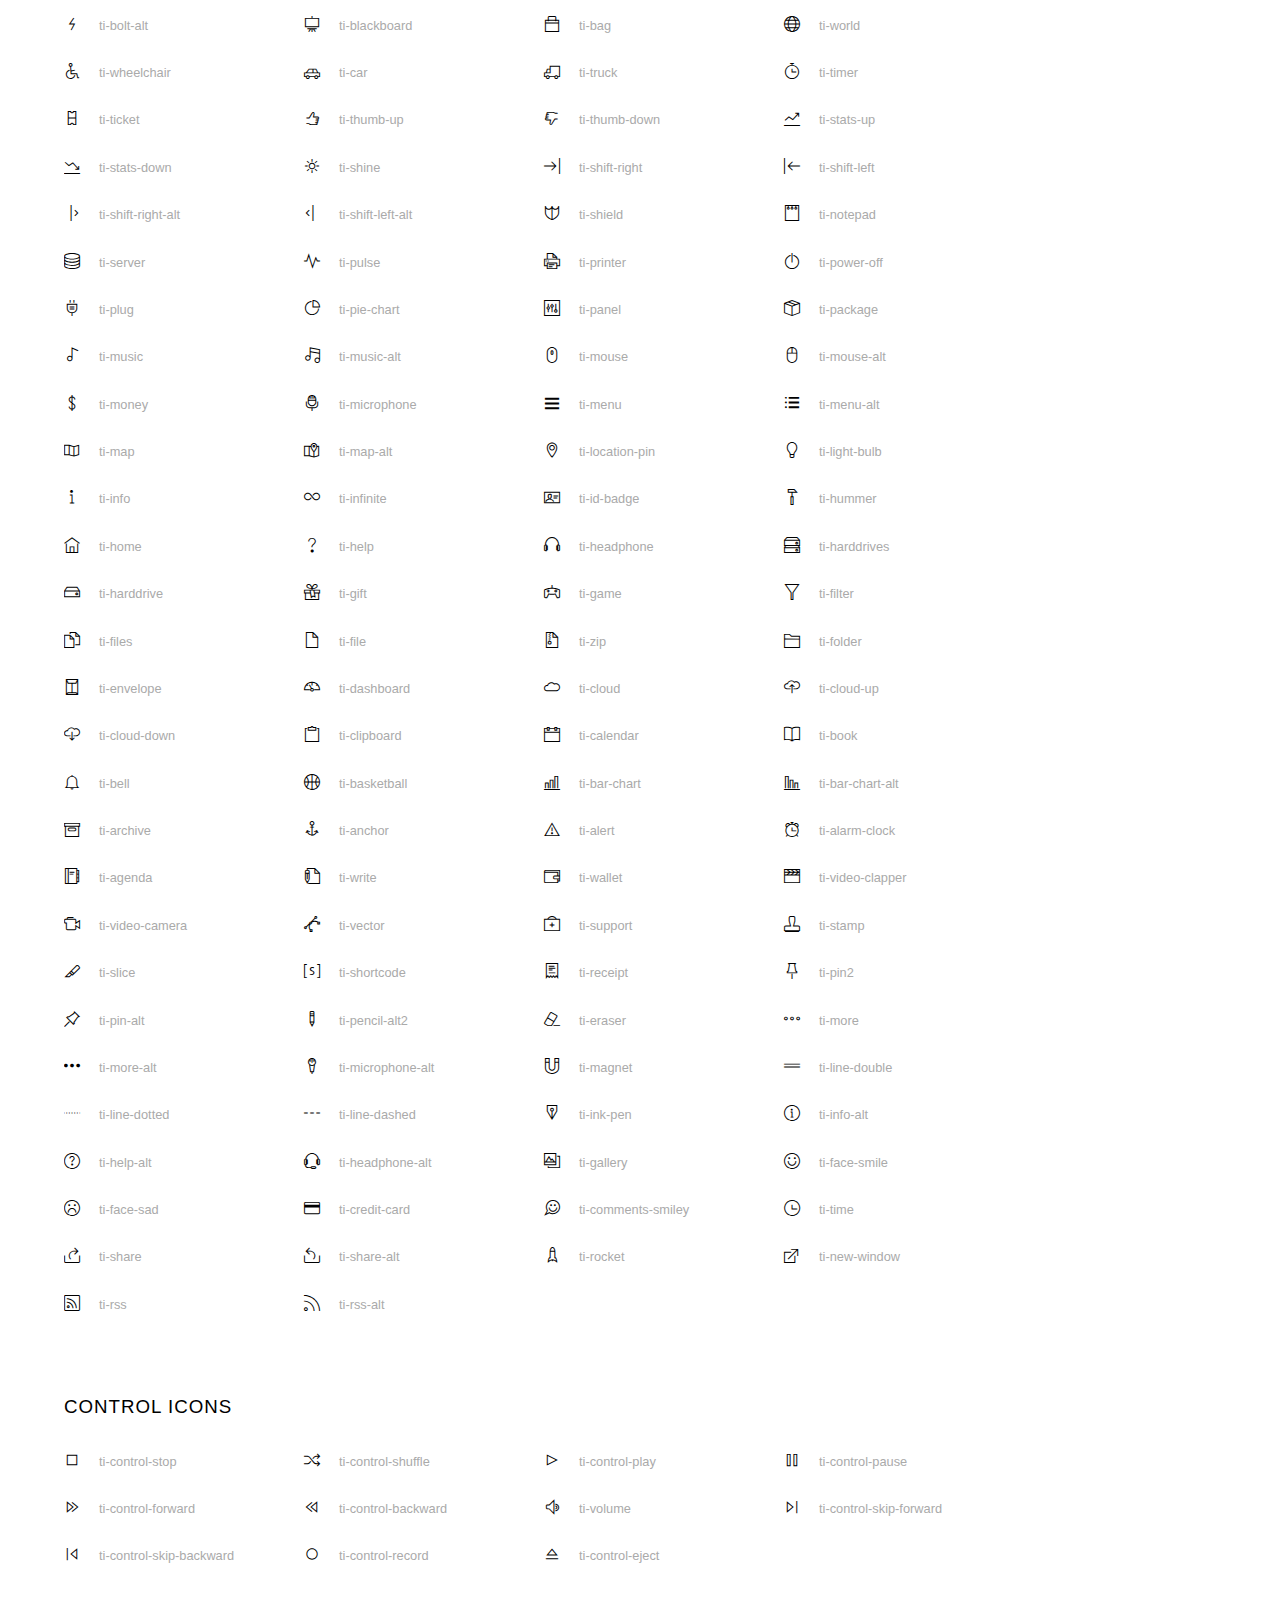
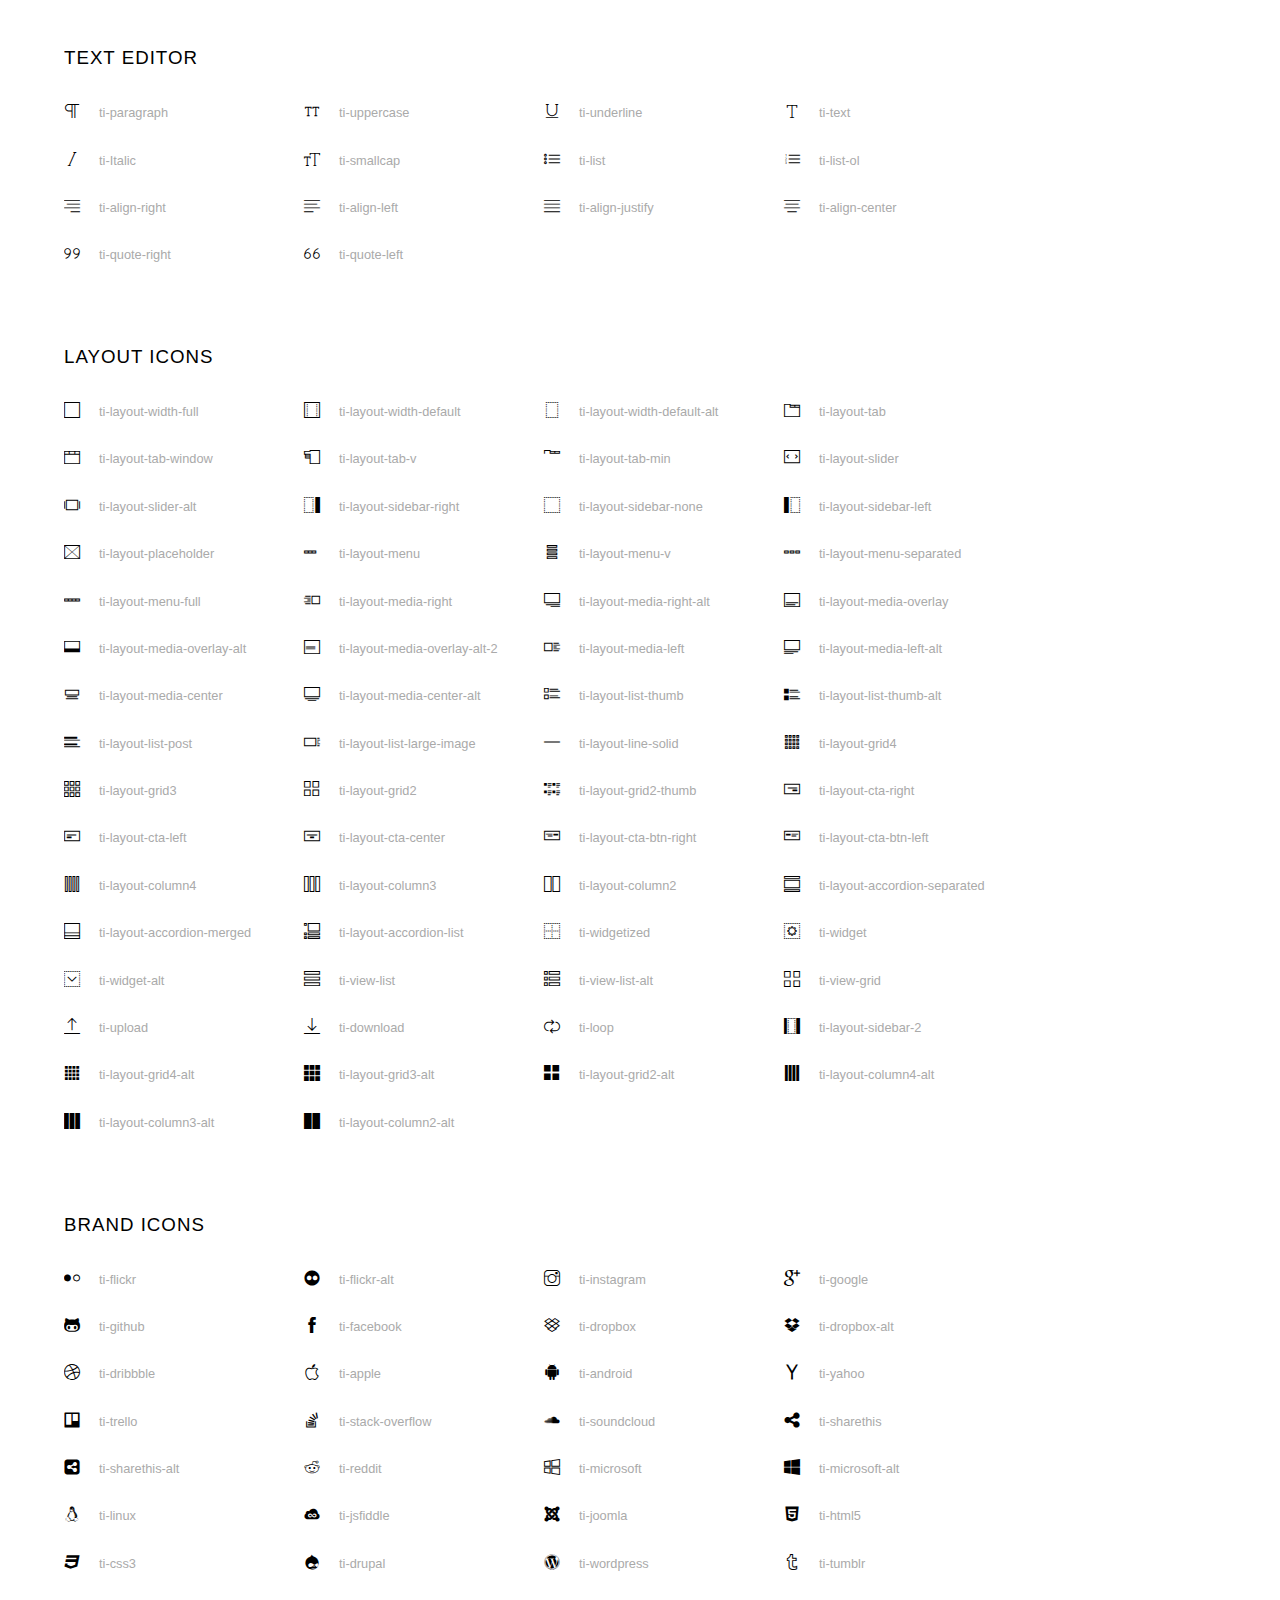
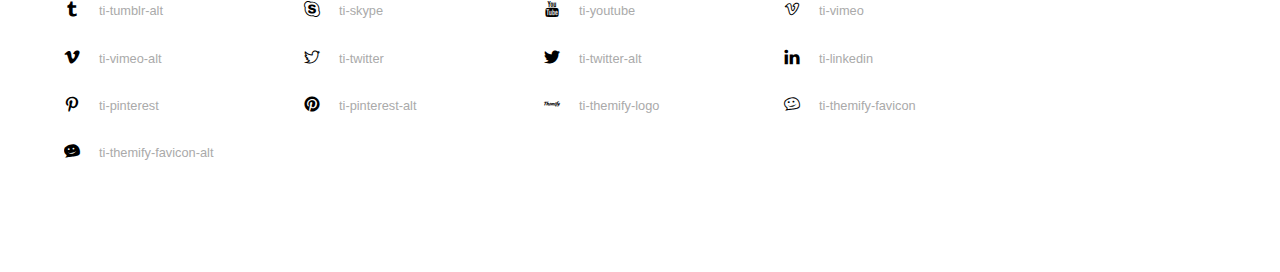
<file: assets/font/themify-icons/index.html>
<!doctype html>
<html>
<head>
	<meta charset="utf-8">
	<title>Themify Icon Font</title>
	<meta name="viewport" content="width=device-width">
	<link rel="stylesheet" href="demo-files/demo.css">
	<link rel="stylesheet" href="themify-icons.css">
	<!--[if lt IE 8]><!-->
	<link rel="stylesheet" href="ie7/ie7.css">
	<!--<![endif]-->
</head>
<body>
	<h1>Themify Icons</h1>

	<div class="icon-section">

		<div class="icon-section">
			<h3>Arrows &amp; Direction Icons </h3>

			<div class="icon-container">
				<span class="ti-arrow-up"></span><span class="icon-name"> ti-arrow-up</span>
			</div>
			<div class="icon-container">
				<span class="ti-arrow-right"></span><span class="icon-name"> ti-arrow-right</span>
			</div>
			<div class="icon-container">
				<span class="ti-arrow-left"></span><span class="icon-name"> ti-arrow-left</span>
			</div>
			<div class="icon-container">
				<span class="ti-arrow-down"></span><span class="icon-name"> ti-arrow-down</span>
			</div>
			<div class="icon-container">
				<span class="ti-arrows-vertical"></span><span class="icon-name"> ti-arrows-vertical</span>
			</div>
			<div class="icon-container">
				<span class="ti-arrows-horizontal"></span><span class="icon-name"> ti-arrows-horizontal</span>
			</div>
			<div class="icon-container">
				<span class="ti-angle-up"></span><span class="icon-name"> ti-angle-up</span>
			</div>
			<div class="icon-container">
				<span class="ti-angle-right"></span><span class="icon-name"> ti-angle-right</span>
			</div>
			<div class="icon-container">
				<span class="ti-angle-left"></span><span class="icon-name"> ti-angle-left</span>
			</div>
			<div class="icon-container">
				<span class="ti-angle-down"></span><span class="icon-name"> ti-angle-down</span>
			</div>	
			<div class="icon-container">
				<span class="ti-angle-double-up"></span><span class="icon-name"> ti-angle-double-up</span>
			</div>
			<div class="icon-container">
				<span class="ti-angle-double-right"></span><span class="icon-name"> ti-angle-double-right</span>
			</div>
			<div class="icon-container">
				<span class="ti-angle-double-left"></span><span class="icon-name"> ti-angle-double-left</span>
			</div>
			<div class="icon-container">
				<span class="ti-angle-double-down"></span><span class="icon-name"> ti-angle-double-down</span>
			</div>					
			<div class="icon-container">
				<span class="ti-move"></span><span class="icon-name"> ti-move</span>
			</div>
			<div class="icon-container">
				<span class="ti-fullscreen"></span><span class="icon-name"> ti-fullscreen</span>
			</div>
			<div class="icon-container">
				<span class="ti-arrow-top-right"></span><span class="icon-name"> ti-arrow-top-right</span>
			</div>
			<div class="icon-container">
				<span class="ti-arrow-top-left"></span><span class="icon-name"> ti-arrow-top-left</span>
			</div>
			<div class="icon-container">
				<span class="ti-arrow-circle-up"></span><span class="icon-name"> ti-arrow-circle-up</span>
			</div>
			<div class="icon-container">
				<span class="ti-arrow-circle-right"></span><span class="icon-name"> ti-arrow-circle-right</span>
			</div>
			<div class="icon-container">
				<span class="ti-arrow-circle-left"></span><span class="icon-name"> ti-arrow-circle-left</span>
			</div>
			<div class="icon-container">
				<span class="ti-arrow-circle-down"></span><span class="icon-name"> ti-arrow-circle-down</span>
			</div>
			<div class="icon-container">
				<span class="ti-arrows-corner"></span><span class="icon-name"> ti-arrows-corner</span>
			</div>
			<div class="icon-container">
				<span class="ti-split-v"></span><span class="icon-name"> ti-split-v</span>
			</div>

			<div class="icon-container">
				<span class="ti-split-v-alt"></span><span class="icon-name"> ti-split-v-alt</span>
			</div>
			<div class="icon-container">
				<span class="ti-split-h"></span><span class="icon-name"> ti-split-h</span>
			</div>
			<div class="icon-container">
				<span class="ti-hand-point-up"></span><span class="icon-name"> ti-hand-point-up</span>
			</div>
			<div class="icon-container">
				<span class="ti-hand-point-right"></span><span class="icon-name"> ti-hand-point-right</span>
			</div>
			<div class="icon-container">
				<span class="ti-hand-point-left"></span><span class="icon-name"> ti-hand-point-left</span>
			</div>
			<div class="icon-container">
				<span class="ti-hand-point-down"></span><span class="icon-name"> ti-hand-point-down</span>
			</div>
			<div class="icon-container">
				<span class="ti-back-right"></span><span class="icon-name"> ti-back-right</span>
			</div>
			<div class="icon-container">
				<span class="ti-back-left"></span><span class="icon-name"> ti-back-left</span>
			</div>
			<div class="icon-container">
				<span class="ti-exchange-vertical"></span><span class="icon-name"> ti-exchange-vertical</span>
			</div>

		</div> <!-- Arrows Icons -->



		<h3>Web App Icons</h3>
		
		<div class="icon-section">

			<div class="icon-container">
				<span class="ti-wand"></span><span class="icon-name"> ti-wand</span>
			</div>
			<div class="icon-container">
				<span class="ti-save"></span><span class="icon-name"> ti-save</span>
			</div>
			<div class="icon-container">
				<span class="ti-save-alt"></span><span class="icon-name"> ti-save-alt</span>
			</div>

			<div class="icon-container">
				<span class="ti-direction"></span><span class="icon-name"> ti-direction</span>
			</div>
			<div class="icon-container">
				<span class="ti-direction-alt"></span><span class="icon-name"> ti-direction-alt</span>
			</div>
			<div class="icon-container">
				<span class="ti-user"></span><span class="icon-name"> ti-user</span>
			</div>
			<div class="icon-container">
				<span class="ti-link"></span><span class="icon-name"> ti-link</span>
			</div>
			<div class="icon-container">
				<span class="ti-unlink"></span><span class="icon-name"> ti-unlink</span>
			</div>
			<div class="icon-container">
				<span class="ti-trash"></span><span class="icon-name"> ti-trash</span>
			</div>
			<div class="icon-container">
				<span class="ti-target"></span><span class="icon-name"> ti-target</span>
			</div>
			<div class="icon-container">
				<span class="ti-tag"></span><span class="icon-name"> ti-tag</span>
			</div>
			<div class="icon-container">
				<span class="ti-desktop"></span><span class="icon-name"> ti-desktop</span>
			</div>
			<div class="icon-container">
				<span class="ti-tablet"></span><span class="icon-name"> ti-tablet</span>
			</div>
			<div class="icon-container">
				<span class="ti-mobile"></span><span class="icon-name"> ti-mobile</span>
			</div>
			<div class="icon-container">
				<span class="ti-email"></span><span class="icon-name"> ti-email</span>
			</div>	
			<div class="icon-container">
				<span class="ti-star"></span><span class="icon-name"> ti-star</span>
			</div>
			<div class="icon-container">
				<span class="ti-spray"></span><span class="icon-name"> ti-spray</span>
			</div>
			<div class="icon-container">
				<span class="ti-signal"></span><span class="icon-name"> ti-signal</span>
			</div>
			<div class="icon-container">
				<span class="ti-shopping-cart"></span><span class="icon-name"> ti-shopping-cart</span>
			</div>
			<div class="icon-container">
				<span class="ti-shopping-cart-full"></span><span class="icon-name"> ti-shopping-cart-full</span>
			</div>
			<div class="icon-container">
				<span class="ti-settings"></span><span class="icon-name"> ti-settings</span>
			</div>
			<div class="icon-container">
				<span class="ti-search"></span><span class="icon-name"> ti-search</span>
			</div>
			<div class="icon-container">
				<span class="ti-zoom-in"></span><span class="icon-name"> ti-zoom-in</span>
			</div>
			<div class="icon-container">
				<span class="ti-zoom-out"></span><span class="icon-name"> ti-zoom-out</span>
			</div>
			<div class="icon-container">
				<span class="ti-cut"></span><span class="icon-name"> ti-cut</span>
			</div>
			<div class="icon-container">
				<span class="ti-ruler"></span><span class="icon-name"> ti-ruler</span>
			</div>
			<div class="icon-container">
				<span class="ti-ruler-alt-2"></span><span class="icon-name"> ti-ruler-alt-2</span>
			</div>			
			<div class="icon-container">
				<span class="ti-ruler-pencil"></span><span class="icon-name"> ti-ruler-pencil</span>
			</div>
			<div class="icon-container">
				<span class="ti-ruler-alt"></span><span class="icon-name"> ti-ruler-alt</span>
			</div>
			<div class="icon-container">
				<span class="ti-bookmark"></span><span class="icon-name"> ti-bookmark</span>
			</div>
			<div class="icon-container">
				<span class="ti-bookmark-alt"></span><span class="icon-name"> ti-bookmark-alt</span>
			</div>
			<div class="icon-container">
				<span class="ti-reload"></span><span class="icon-name"> ti-reload</span>
			</div>
			<div class="icon-container">
				<span class="ti-plus"></span><span class="icon-name"> ti-plus</span>
			</div>
			<div class="icon-container">
				<span class="ti-minus"></span><span class="icon-name"> ti-minus</span>
			</div>
			<div class="icon-container">
				<span class="ti-close"></span><span class="icon-name"> ti-close</span>
			</div>			
			<div class="icon-container">
				<span class="ti-pin"></span><span class="icon-name"> ti-pin</span>
			</div>
			<div class="icon-container">
				<span class="ti-pencil"></span><span class="icon-name"> ti-pencil</span>
			</div>
					
		  	<div class="icon-container">
				<span class="ti-pencil-alt"></span><span class="icon-name"> ti-pencil-alt</span>
			</div>
			<div class="icon-container">
				<span class="ti-paint-roller"></span><span class="icon-name"> ti-paint-roller</span>
			</div>
			<div class="icon-container">
				<span class="ti-paint-bucket"></span><span class="icon-name"> ti-paint-bucket</span>
			</div>
			<div class="icon-container">
				<span class="ti-na"></span><span class="icon-name"> ti-na</span>
			</div>
			<div class="icon-container">
				<span class="ti-medall"></span><span class="icon-name"> ti-medall</span>
			</div>
			<div class="icon-container">
				<span class="ti-medall-alt"></span><span class="icon-name"> ti-medall-alt</span>
			</div>
			<div class="icon-container">
				<span class="ti-marker"></span><span class="icon-name"> ti-marker</span>
			</div>
			<div class="icon-container">
				<span class="ti-marker-alt"></span><span class="icon-name"> ti-marker-alt</span>
			</div>

			<div class="icon-container">
				<span class="ti-lock"></span><span class="icon-name"> ti-lock</span>
			</div>
			<div class="icon-container">
				<span class="ti-unlock"></span><span class="icon-name"> ti-unlock</span>
			</div>
			<div class="icon-container">
				<span class="ti-location-arrow"></span><span class="icon-name"> ti-location-arrow</span>
			</div>
			<div class="icon-container">
				<span class="ti-layout"></span><span class="icon-name"> ti-layout</span>
			</div>
			<div class="icon-container">
				<span class="ti-layers"></span><span class="icon-name"> ti-layers</span>
			</div>
			<div class="icon-container">
				<span class="ti-layers-alt"></span><span class="icon-name"> ti-layers-alt</span>
			</div>
			<div class="icon-container">
				<span class="ti-key"></span><span class="icon-name"> ti-key</span>
			</div>
			<div class="icon-container">
				<span class="ti-image"></span><span class="icon-name"> ti-image</span>
			</div>
			<div class="icon-container">
				<span class="ti-heart"></span><span class="icon-name"> ti-heart</span>
			</div>
			<div class="icon-container">
				<span class="ti-heart-broken"></span><span class="icon-name"> ti-heart-broken</span>
			</div>
			<div class="icon-container">
				<span class="ti-hand-stop"></span><span class="icon-name"> ti-hand-stop</span>
			</div>
			<div class="icon-container">
				<span class="ti-hand-open"></span><span class="icon-name"> ti-hand-open</span>
			</div>
			<div class="icon-container">
				<span class="ti-hand-drag"></span><span class="icon-name"> ti-hand-drag</span>
			</div>
			<div class="icon-container">
				<span class="ti-flag"></span><span class="icon-name"> ti-flag</span>
			</div>
			<div class="icon-container">
				<span class="ti-flag-alt"></span><span class="icon-name"> ti-flag-alt</span>
			</div>
			<div class="icon-container">
				<span class="ti-flag-alt-2"></span><span class="icon-name"> ti-flag-alt-2</span>
			</div>
			<div class="icon-container">
				<span class="ti-eye"></span><span class="icon-name"> ti-eye</span>
			</div>
			<div class="icon-container">
				<span class="ti-import"></span><span class="icon-name"> ti-import</span>
			</div>			
			<div class="icon-container">
				<span class="ti-export"></span><span class="icon-name"> ti-export</span>
			</div>
			<div class="icon-container">
				<span class="ti-cup"></span><span class="icon-name"> ti-cup</span>
			</div>
			<div class="icon-container">
				<span class="ti-crown"></span><span class="icon-name"> ti-crown</span>
			</div>
			<div class="icon-container">
				<span class="ti-comments"></span><span class="icon-name"> ti-comments</span>
			</div>
			<div class="icon-container">
				<span class="ti-comment"></span><span class="icon-name"> ti-comment</span>
			</div>
			<div class="icon-container">
				<span class="ti-comment-alt"></span><span class="icon-name"> ti-comment-alt</span>
			</div>
			<div class="icon-container">
				<span class="ti-thought"></span><span class="icon-name"> ti-thought</span>
			</div>			
			<div class="icon-container">
				<span class="ti-clip"></span><span class="icon-name"> ti-clip</span>
			</div>

			<div class="icon-container">
				<span class="ti-check"></span><span class="icon-name"> ti-check</span>
			</div>
			<div class="icon-container">
				<span class="ti-check-box"></span><span class="icon-name"> ti-check-box</span>
			</div>
			<div class="icon-container">
				<span class="ti-camera"></span><span class="icon-name"> ti-camera</span>
			</div>
			<div class="icon-container">
				<span class="ti-announcement"></span><span class="icon-name"> ti-announcement</span>
			</div>
			<div class="icon-container">
				<span class="ti-brush"></span><span class="icon-name"> ti-brush</span>
			</div>
			<div class="icon-container">
				<span class="ti-brush-alt"></span><span class="icon-name"> ti-brush-alt</span>
			</div>
			<div class="icon-container">
				<span class="ti-palette"></span><span class="icon-name"> ti-palette</span>
			</div>			
			<div class="icon-container">
				<span class="ti-briefcase"></span><span class="icon-name"> ti-briefcase</span>
			</div>
			<div class="icon-container">
				<span class="ti-bolt"></span><span class="icon-name"> ti-bolt</span>
			</div>
			<div class="icon-container">
				<span class="ti-bolt-alt"></span><span class="icon-name"> ti-bolt-alt</span>
			</div>
			<div class="icon-container">
				<span class="ti-blackboard"></span><span class="icon-name"> ti-blackboard</span>
			</div>
			<div class="icon-container">
				<span class="ti-bag"></span><span class="icon-name"> ti-bag</span>
			</div>
			<div class="icon-container">
				<span class="ti-world"></span><span class="icon-name"> ti-world</span>
			</div>
			<div class="icon-container">
				<span class="ti-wheelchair"></span><span class="icon-name"> ti-wheelchair</span>
			</div>
			<div class="icon-container">
				<span class="ti-car"></span><span class="icon-name"> ti-car</span>
			</div>
			<div class="icon-container">
				<span class="ti-truck"></span><span class="icon-name"> ti-truck</span>
			</div>
			<div class="icon-container">
				<span class="ti-timer"></span><span class="icon-name"> ti-timer</span>
			</div>
			<div class="icon-container">
				<span class="ti-ticket"></span><span class="icon-name"> ti-ticket</span>
			</div>
			<div class="icon-container">
				<span class="ti-thumb-up"></span><span class="icon-name"> ti-thumb-up</span>
			</div>
			<div class="icon-container">
				<span class="ti-thumb-down"></span><span class="icon-name"> ti-thumb-down</span>
			</div>

			<div class="icon-container">
				<span class="ti-stats-up"></span><span class="icon-name"> ti-stats-up</span>
			</div>
			<div class="icon-container">
				<span class="ti-stats-down"></span><span class="icon-name"> ti-stats-down</span>
			</div>
			<div class="icon-container">
				<span class="ti-shine"></span><span class="icon-name"> ti-shine</span>
			</div>
			<div class="icon-container">
				<span class="ti-shift-right"></span><span class="icon-name"> ti-shift-right</span>
			</div>
			<div class="icon-container">
				<span class="ti-shift-left"></span><span class="icon-name"> ti-shift-left</span>
			</div>

			<div class="icon-container">
				<span class="ti-shift-right-alt"></span><span class="icon-name"> ti-shift-right-alt</span>
			</div>
			<div class="icon-container">
				<span class="ti-shift-left-alt"></span><span class="icon-name"> ti-shift-left-alt</span>
			</div>
			<div class="icon-container">
				<span class="ti-shield"></span><span class="icon-name"> ti-shield</span>
			</div>
			<div class="icon-container">
				<span class="ti-notepad"></span><span class="icon-name"> ti-notepad</span>
			</div>
			<div class="icon-container">
				<span class="ti-server"></span><span class="icon-name"> ti-server</span>
			</div>

			<div class="icon-container">
				<span class="ti-pulse"></span><span class="icon-name"> ti-pulse</span>
			</div>
			<div class="icon-container">
				<span class="ti-printer"></span><span class="icon-name"> ti-printer</span>
			</div>
			<div class="icon-container">
				<span class="ti-power-off"></span><span class="icon-name"> ti-power-off</span>
			</div>
			<div class="icon-container">
				<span class="ti-plug"></span><span class="icon-name"> ti-plug</span>
			</div>
			<div class="icon-container">
				<span class="ti-pie-chart"></span><span class="icon-name"> ti-pie-chart</span>
			</div>

			<div class="icon-container">
				<span class="ti-panel"></span><span class="icon-name"> ti-panel</span>
			</div>
			<div class="icon-container">
				<span class="ti-package"></span><span class="icon-name"> ti-package</span>
			</div>
			<div class="icon-container">
				<span class="ti-music"></span><span class="icon-name"> ti-music</span>
			</div>
			<div class="icon-container">
				<span class="ti-music-alt"></span><span class="icon-name"> ti-music-alt</span>
			</div>
			<div class="icon-container">
				<span class="ti-mouse"></span><span class="icon-name"> ti-mouse</span>
			</div>
			<div class="icon-container">
				<span class="ti-mouse-alt"></span><span class="icon-name"> ti-mouse-alt</span>
			</div>
			<div class="icon-container">
				<span class="ti-money"></span><span class="icon-name"> ti-money</span>
			</div>
			<div class="icon-container">
				<span class="ti-microphone"></span><span class="icon-name"> ti-microphone</span>
			</div>
			<div class="icon-container">
				<span class="ti-menu"></span><span class="icon-name"> ti-menu</span>
			</div>
			<div class="icon-container">
				<span class="ti-menu-alt"></span><span class="icon-name"> ti-menu-alt</span>
			</div>
			<div class="icon-container">
				<span class="ti-map"></span><span class="icon-name"> ti-map</span>
			</div>
			<div class="icon-container">
				<span class="ti-map-alt"></span><span class="icon-name"> ti-map-alt</span>
			</div>

			<div class="icon-container">
				<span class="ti-location-pin"></span><span class="icon-name"> ti-location-pin</span>
			</div>

			<div class="icon-container">
				<span class="ti-light-bulb"></span><span class="icon-name"> ti-light-bulb</span>
			</div>
			<div class="icon-container">
				<span class="ti-info"></span><span class="icon-name"> ti-info</span>
			</div>
			<div class="icon-container">
				<span class="ti-infinite"></span><span class="icon-name"> ti-infinite</span>
			</div>
			<div class="icon-container">
				<span class="ti-id-badge"></span><span class="icon-name"> ti-id-badge</span>
			</div>
			<div class="icon-container">
				<span class="ti-hummer"></span><span class="icon-name"> ti-hummer</span>
			</div>
			<div class="icon-container">
				<span class="ti-home"></span><span class="icon-name"> ti-home</span>
			</div>
			<div class="icon-container">
				<span class="ti-help"></span><span class="icon-name"> ti-help</span>
			</div>
			<div class="icon-container">
				<span class="ti-headphone"></span><span class="icon-name"> ti-headphone</span>
			</div>
			<div class="icon-container">
				<span class="ti-harddrives"></span><span class="icon-name"> ti-harddrives</span>
			</div>
			<div class="icon-container">
				<span class="ti-harddrive"></span><span class="icon-name"> ti-harddrive</span>
			</div>
			<div class="icon-container">
				<span class="ti-gift"></span><span class="icon-name"> ti-gift</span>
			</div>
			<div class="icon-container">
				<span class="ti-game"></span><span class="icon-name"> ti-game</span>
			</div>
			<div class="icon-container">
				<span class="ti-filter"></span><span class="icon-name"> ti-filter</span>
			</div>
			<div class="icon-container">
				<span class="ti-files"></span><span class="icon-name"> ti-files</span>
			</div>
			<div class="icon-container">
				<span class="ti-file"></span><span class="icon-name"> ti-file</span>
			</div>
			<div class="icon-container">
				<span class="ti-zip"></span><span class="icon-name"> ti-zip</span>
			</div>
			<div class="icon-container">
				<span class="ti-folder"></span><span class="icon-name"> ti-folder</span>
			</div>			
			<div class="icon-container">
				<span class="ti-envelope"></span><span class="icon-name"> ti-envelope</span>
			</div>


			<div class="icon-container">
				<span class="ti-dashboard"></span><span class="icon-name"> ti-dashboard</span>
			</div>
			<div class="icon-container">
				<span class="ti-cloud"></span><span class="icon-name"> ti-cloud</span>
			</div>
			<div class="icon-container">
				<span class="ti-cloud-up"></span><span class="icon-name"> ti-cloud-up</span>
			</div>
			<div class="icon-container">
				<span class="ti-cloud-down"></span><span class="icon-name"> ti-cloud-down</span>
			</div>
			<div class="icon-container">
				<span class="ti-clipboard"></span><span class="icon-name"> ti-clipboard</span>
			</div>
			<div class="icon-container">
				<span class="ti-calendar"></span><span class="icon-name"> ti-calendar</span>
			</div>
			<div class="icon-container">
				<span class="ti-book"></span><span class="icon-name"> ti-book</span>
			</div>
			<div class="icon-container">
				<span class="ti-bell"></span><span class="icon-name"> ti-bell</span>
			</div>
			<div class="icon-container">
				<span class="ti-basketball"></span><span class="icon-name"> ti-basketball</span>
			</div>
			<div class="icon-container">
				<span class="ti-bar-chart"></span><span class="icon-name"> ti-bar-chart</span>
			</div>
			<div class="icon-container">
				<span class="ti-bar-chart-alt"></span><span class="icon-name"> ti-bar-chart-alt</span>
			</div>


			<div class="icon-container">
				<span class="ti-archive"></span><span class="icon-name"> ti-archive</span>
			</div>
			<div class="icon-container">
				<span class="ti-anchor"></span><span class="icon-name"> ti-anchor</span>
			</div>

			<div class="icon-container">
				<span class="ti-alert"></span><span class="icon-name"> ti-alert</span>
			</div>
			<div class="icon-container">
				<span class="ti-alarm-clock"></span><span class="icon-name"> ti-alarm-clock</span>
			</div>
			<div class="icon-container">
				<span class="ti-agenda"></span><span class="icon-name"> ti-agenda</span>
			</div>
			<div class="icon-container">
				<span class="ti-write"></span><span class="icon-name"> ti-write</span>
			</div>

			<div class="icon-container">
				<span class="ti-wallet"></span><span class="icon-name"> ti-wallet</span>
			</div>
			<div class="icon-container">
				<span class="ti-video-clapper"></span><span class="icon-name"> ti-video-clapper</span>
			</div>
			<div class="icon-container">
				<span class="ti-video-camera"></span><span class="icon-name"> ti-video-camera</span>
			</div>
			<div class="icon-container">
				<span class="ti-vector"></span><span class="icon-name"> ti-vector</span>
			</div>

			<div class="icon-container">
				<span class="ti-support"></span><span class="icon-name"> ti-support</span>
			</div>
			<div class="icon-container">
				<span class="ti-stamp"></span><span class="icon-name"> ti-stamp</span>
			</div>
			<div class="icon-container">
				<span class="ti-slice"></span><span class="icon-name"> ti-slice</span>
			</div>
			<div class="icon-container">
				<span class="ti-shortcode"></span><span class="icon-name"> ti-shortcode</span>
			</div>
			<div class="icon-container">
				<span class="ti-receipt"></span><span class="icon-name"> ti-receipt</span>
			</div>
			<div class="icon-container">
				<span class="ti-pin2"></span><span class="icon-name"> ti-pin2</span>
			</div>
			<div class="icon-container">
				<span class="ti-pin-alt"></span><span class="icon-name"> ti-pin-alt</span>
			</div>
			<div class="icon-container">
				<span class="ti-pencil-alt2"></span><span class="icon-name"> ti-pencil-alt2</span>
			</div>
			<div class="icon-container">
				<span class="ti-eraser"></span><span class="icon-name"> ti-eraser</span>
			</div>			
			<div class="icon-container">
				<span class="ti-more"></span><span class="icon-name"> ti-more</span>
			</div>
			<div class="icon-container">
				<span class="ti-more-alt"></span><span class="icon-name"> ti-more-alt</span>
			</div>
			<div class="icon-container">
				<span class="ti-microphone-alt"></span><span class="icon-name"> ti-microphone-alt</span>
			</div>
			<div class="icon-container">
				<span class="ti-magnet"></span><span class="icon-name"> ti-magnet</span>
			</div>
			<div class="icon-container">
				<span class="ti-line-double"></span><span class="icon-name"> ti-line-double</span>
			</div>
			<div class="icon-container">
				<span class="ti-line-dotted"></span><span class="icon-name"> ti-line-dotted</span>
			</div>
			<div class="icon-container">
				<span class="ti-line-dashed"></span><span class="icon-name"> ti-line-dashed</span>
			</div>

			<div class="icon-container">
				<span class="ti-ink-pen"></span><span class="icon-name"> ti-ink-pen</span>
			</div>
			<div class="icon-container">
				<span class="ti-info-alt"></span><span class="icon-name"> ti-info-alt</span>
			</div>
			<div class="icon-container">
				<span class="ti-help-alt"></span><span class="icon-name"> ti-help-alt</span>
			</div>
			<div class="icon-container">
				<span class="ti-headphone-alt"></span><span class="icon-name"> ti-headphone-alt</span>
			</div>

			<div class="icon-container">
				<span class="ti-gallery"></span><span class="icon-name"> ti-gallery</span>
			</div>
			<div class="icon-container">
				<span class="ti-face-smile"></span><span class="icon-name"> ti-face-smile</span>
			</div>
			<div class="icon-container">
				<span class="ti-face-sad"></span><span class="icon-name"> ti-face-sad</span>
			</div>
			<div class="icon-container">
				<span class="ti-credit-card"></span><span class="icon-name"> ti-credit-card</span>
			</div>
			<div class="icon-container">
				<span class="ti-comments-smiley"></span><span class="icon-name"> ti-comments-smiley</span>
			</div>
			<div class="icon-container">
				<span class="ti-time"></span><span class="icon-name"> ti-time</span>
			</div>
			<div class="icon-container">
				<span class="ti-share"></span><span class="icon-name"> ti-share</span>
			</div>
			<div class="icon-container">
				<span class="ti-share-alt"></span><span class="icon-name"> ti-share-alt</span>
			</div>
			<div class="icon-container">
				<span class="ti-rocket"></span><span class="icon-name"> ti-rocket</span>
			</div>

			<div class="icon-container">
				<span class="ti-new-window"></span><span class="icon-name"> ti-new-window</span>
			</div>

			<div class="icon-container">
				<span class="ti-rss"></span><span class="icon-name"> ti-rss</span>
			</div>

			<div class="icon-container">
				<span class="ti-rss-alt"></span><span class="icon-name"> ti-rss-alt</span>
			</div>
			
		</div><!-- Web App Icons -->


		<div class="icon-section">
			<h3>Control Icons</h3>
			<div class="icon-container">
				<span class="ti-control-stop"></span><span class="icon-name"> ti-control-stop</span>
			</div>
			<div class="icon-container">
				<span class="ti-control-shuffle"></span><span class="icon-name"> ti-control-shuffle</span>
			</div>
			<div class="icon-container">
				<span class="ti-control-play"></span><span class="icon-name"> ti-control-play</span>
			</div>
			<div class="icon-container">
				<span class="ti-control-pause"></span><span class="icon-name"> ti-control-pause</span>
			</div>
			<div class="icon-container">
				<span class="ti-control-forward"></span><span class="icon-name"> ti-control-forward</span>
			</div>
			<div class="icon-container">
				<span class="ti-control-backward"></span><span class="icon-name"> ti-control-backward</span>
			</div>	
			<div class="icon-container">
				<span class="ti-volume"></span><span class="icon-name"> ti-volume</span>
			</div>
			<div class="icon-container">
				<span class="ti-control-skip-forward"></span><span class="icon-name"> ti-control-skip-forward</span>
			</div>
			<div class="icon-container">
				<span class="ti-control-skip-backward"></span><span class="icon-name"> ti-control-skip-backward</span>
			</div>
			<div class="icon-container">
				<span class="ti-control-record"></span><span class="icon-name"> ti-control-record</span>
			</div>
			<div class="icon-container">
				<span class="ti-control-eject"></span><span class="icon-name"> ti-control-eject</span>
			</div>			
		</div> <!-- Control Icons -->


		<div class="icon-section">
			<h3>Text Editor</h3>

			<div class="icon-container">
				<span class="ti-paragraph"></span><span class="icon-name"> ti-paragraph</span>
			</div>
			<div class="icon-container">
				<span class="ti-uppercase"></span><span class="icon-name"> ti-uppercase</span>
			</div>

			<div class="icon-container">
				<span class="ti-underline"></span><span class="icon-name"> ti-underline</span>
			</div>
			<div class="icon-container">
				<span class="ti-text"></span><span class="icon-name"> ti-text</span>
			</div>
			<div class="icon-container">
				<span class="ti-Italic"></span><span class="icon-name"> ti-Italic</span>
			</div>
			<div class="icon-container">
				<span class="ti-smallcap"></span><span class="icon-name"> ti-smallcap</span>
			</div>
			<div class="icon-container">
				<span class="ti-list"></span><span class="icon-name"> ti-list</span>
			</div>
			<div class="icon-container">
				<span class="ti-list-ol"></span><span class="icon-name"> ti-list-ol</span>
			</div>
			<div class="icon-container">
				<span class="ti-align-right"></span><span class="icon-name"> ti-align-right</span>
			</div>
			<div class="icon-container">
				<span class="ti-align-left"></span><span class="icon-name"> ti-align-left</span>
			</div>
			<div class="icon-container">
				<span class="ti-align-justify"></span><span class="icon-name"> ti-align-justify</span>
			</div>
			<div class="icon-container">
				<span class="ti-align-center"></span><span class="icon-name"> ti-align-center</span>
			</div>
			<div class="icon-container">
				<span class="ti-quote-right"></span><span class="icon-name"> ti-quote-right</span>
			</div>
			<div class="icon-container">
				<span class="ti-quote-left"></span><span class="icon-name"> ti-quote-left</span>
			</div>

		</div> <!-- Text Editor -->



		<div class="icon-section">
			<h3>Layout Icons</h3>
			<div class="icon-container">
				<span class="ti-layout-width-full"></span><span class="icon-name"> ti-layout-width-full</span>
			</div>
			<div class="icon-container">
				<span class="ti-layout-width-default"></span><span class="icon-name"> ti-layout-width-default</span>
			</div>
			<div class="icon-container">
				<span class="ti-layout-width-default-alt"></span><span class="icon-name"> ti-layout-width-default-alt</span>
			</div>
			<div class="icon-container">
				<span class="ti-layout-tab"></span><span class="icon-name"> ti-layout-tab</span>
			</div>
			<div class="icon-container">
				<span class="ti-layout-tab-window"></span><span class="icon-name"> ti-layout-tab-window</span>
			</div>
			<div class="icon-container">
				<span class="ti-layout-tab-v"></span><span class="icon-name"> ti-layout-tab-v</span>
			</div>
			<div class="icon-container">
				<span class="ti-layout-tab-min"></span><span class="icon-name"> ti-layout-tab-min</span>
			</div>
			<div class="icon-container">
				<span class="ti-layout-slider"></span><span class="icon-name"> ti-layout-slider</span>
			</div>
			<div class="icon-container">
				<span class="ti-layout-slider-alt"></span><span class="icon-name"> ti-layout-slider-alt</span>
			</div>
			<div class="icon-container">
				<span class="ti-layout-sidebar-right"></span><span class="icon-name"> ti-layout-sidebar-right</span>
			</div>
			<div class="icon-container">
				<span class="ti-layout-sidebar-none"></span><span class="icon-name"> ti-layout-sidebar-none</span>
			</div>
			<div class="icon-container">
				<span class="ti-layout-sidebar-left"></span><span class="icon-name"> ti-layout-sidebar-left</span>
			</div>
			<div class="icon-container">
				<span class="ti-layout-placeholder"></span><span class="icon-name"> ti-layout-placeholder</span>
			</div>
			<div class="icon-container">
				<span class="ti-layout-menu"></span><span class="icon-name"> ti-layout-menu</span>
			</div>
			<div class="icon-container">
				<span class="ti-layout-menu-v"></span><span class="icon-name"> ti-layout-menu-v</span>
			</div>
			<div class="icon-container">
				<span class="ti-layout-menu-separated"></span><span class="icon-name"> ti-layout-menu-separated</span>
			</div>
			<div class="icon-container">
				<span class="ti-layout-menu-full"></span><span class="icon-name"> ti-layout-menu-full</span>
			</div>
			<div class="icon-container">
				<span class="ti-layout-media-right"></span><span class="icon-name"> ti-layout-media-right</span>
			</div>
			<div class="icon-container">
				<span class="ti-layout-media-right-alt"></span><span class="icon-name"> ti-layout-media-right-alt</span>
			</div>
			<div class="icon-container">
				<span class="ti-layout-media-overlay"></span><span class="icon-name"> ti-layout-media-overlay</span>
			</div>
			<div class="icon-container">
				<span class="ti-layout-media-overlay-alt"></span><span class="icon-name"> ti-layout-media-overlay-alt</span>
			</div>
			<div class="icon-container">
				<span class="ti-layout-media-overlay-alt-2"></span><span class="icon-name"> ti-layout-media-overlay-alt-2</span>
			</div>
			<div class="icon-container">
				<span class="ti-layout-media-left"></span><span class="icon-name"> ti-layout-media-left</span>
			</div>
			<div class="icon-container">
				<span class="ti-layout-media-left-alt"></span><span class="icon-name"> ti-layout-media-left-alt</span>
			</div>
			<div class="icon-container">
				<span class="ti-layout-media-center"></span><span class="icon-name"> ti-layout-media-center</span>
			</div>
			<div class="icon-container">
				<span class="ti-layout-media-center-alt"></span><span class="icon-name"> ti-layout-media-center-alt</span>
			</div>
			<div class="icon-container">
				<span class="ti-layout-list-thumb"></span><span class="icon-name"> ti-layout-list-thumb</span>
			</div>
			<div class="icon-container">
				<span class="ti-layout-list-thumb-alt"></span><span class="icon-name"> ti-layout-list-thumb-alt</span>
			</div>
			<div class="icon-container">
				<span class="ti-layout-list-post"></span><span class="icon-name"> ti-layout-list-post</span>
			</div>
			<div class="icon-container">
				<span class="ti-layout-list-large-image"></span><span class="icon-name"> ti-layout-list-large-image</span>
			</div>
			<div class="icon-container">
				<span class="ti-layout-line-solid"></span><span class="icon-name"> ti-layout-line-solid</span>
			</div>
			<div class="icon-container">
				<span class="ti-layout-grid4"></span><span class="icon-name"> ti-layout-grid4</span>
			</div>
			<div class="icon-container">
				<span class="ti-layout-grid3"></span><span class="icon-name"> ti-layout-grid3</span>
			</div>
			<div class="icon-container">
				<span class="ti-layout-grid2"></span><span class="icon-name"> ti-layout-grid2</span>
			</div>
			<div class="icon-container">
				<span class="ti-layout-grid2-thumb"></span><span class="icon-name"> ti-layout-grid2-thumb</span>
			</div>
			<div class="icon-container">
				<span class="ti-layout-cta-right"></span><span class="icon-name"> ti-layout-cta-right</span>
			</div>
			<div class="icon-container">
				<span class="ti-layout-cta-left"></span><span class="icon-name"> ti-layout-cta-left</span>
			</div>
			<div class="icon-container">
				<span class="ti-layout-cta-center"></span><span class="icon-name"> ti-layout-cta-center</span>
			</div>
			<div class="icon-container">
				<span class="ti-layout-cta-btn-right"></span><span class="icon-name"> ti-layout-cta-btn-right</span>
			</div>
			<div class="icon-container">
				<span class="ti-layout-cta-btn-left"></span><span class="icon-name"> ti-layout-cta-btn-left</span>
			</div>
			<div class="icon-container">
				<span class="ti-layout-column4"></span><span class="icon-name"> ti-layout-column4</span>
			</div>
			<div class="icon-container">
				<span class="ti-layout-column3"></span><span class="icon-name"> ti-layout-column3</span>
			</div>
			<div class="icon-container">
				<span class="ti-layout-column2"></span><span class="icon-name"> ti-layout-column2</span>
			</div>
			<div class="icon-container">
				<span class="ti-layout-accordion-separated"></span><span class="icon-name"> ti-layout-accordion-separated</span>
			</div>
			<div class="icon-container">
				<span class="ti-layout-accordion-merged"></span><span class="icon-name"> ti-layout-accordion-merged</span>
			</div>
			<div class="icon-container">
				<span class="ti-layout-accordion-list"></span><span class="icon-name"> ti-layout-accordion-list</span>
			</div>
			<div class="icon-container">
				<span class="ti-widgetized"></span><span class="icon-name"> ti-widgetized</span>
			</div>
			<div class="icon-container">
				<span class="ti-widget"></span><span class="icon-name"> ti-widget</span>
			</div>
			<div class="icon-container">
				<span class="ti-widget-alt"></span><span class="icon-name"> ti-widget-alt</span>
			</div>
			<div class="icon-container">
				<span class="ti-view-list"></span><span class="icon-name"> ti-view-list</span>
			</div>
			<div class="icon-container">
				<span class="ti-view-list-alt"></span><span class="icon-name"> ti-view-list-alt</span>
			</div>
			<div class="icon-container">
				<span class="ti-view-grid"></span><span class="icon-name"> ti-view-grid</span>
			</div>
			<div class="icon-container">
				<span class="ti-upload"></span><span class="icon-name"> ti-upload</span>
			</div>
			<div class="icon-container">
				<span class="ti-download"></span><span class="icon-name"> ti-download</span>
			</div>	
			<div class="icon-container">
				<span class="ti-loop"></span><span class="icon-name"> ti-loop</span>
			</div>
			<div class="icon-container">
				<span class="ti-layout-sidebar-2"></span><span class="icon-name"> ti-layout-sidebar-2</span>
			</div>
			<div class="icon-container">
				<span class="ti-layout-grid4-alt"></span><span class="icon-name"> ti-layout-grid4-alt</span>
			</div>
			<div class="icon-container">
				<span class="ti-layout-grid3-alt"></span><span class="icon-name"> ti-layout-grid3-alt</span>
			</div>
			<div class="icon-container">
				<span class="ti-layout-grid2-alt"></span><span class="icon-name"> ti-layout-grid2-alt</span>
			</div>
			<div class="icon-container">
				<span class="ti-layout-column4-alt"></span><span class="icon-name"> ti-layout-column4-alt</span>
			</div>
			<div class="icon-container">
				<span class="ti-layout-column3-alt"></span><span class="icon-name"> ti-layout-column3-alt</span>
			</div>
			<div class="icon-container">
				<span class="ti-layout-column2-alt"></span><span class="icon-name"> ti-layout-column2-alt</span>
			</div>		


		</div> <!-- Layout Icons -->


		<div class="icon-section">
			<h3>Brand Icons</h3>

			<div class="icon-container">
				<span class="ti-flickr"></span><span class="icon-name"> ti-flickr</span>
			</div>
			<div class="icon-container">
				<span class="ti-flickr-alt"></span><span class="icon-name"> ti-flickr-alt</span>
			</div>			
			<div class="icon-container">
				<span class="ti-instagram"></span><span class="icon-name"> ti-instagram</span>
			</div>
			<div class="icon-container">
				<span class="ti-google"></span><span class="icon-name"> ti-google</span>
			</div>
			<div class="icon-container">
				<span class="ti-github"></span><span class="icon-name"> ti-github</span>
			</div>

			<div class="icon-container">
				<span class="ti-facebook"></span><span class="icon-name"> ti-facebook</span>
			</div>
			<div class="icon-container">
				<span class="ti-dropbox"></span><span class="icon-name"> ti-dropbox</span>
			</div>
			<div class="icon-container">
				<span class="ti-dropbox-alt"></span><span class="icon-name"> ti-dropbox-alt</span>
			</div>
			<div class="icon-container">
				<span class="ti-dribbble"></span><span class="icon-name"> ti-dribbble</span>
			</div>
			<div class="icon-container">
				<span class="ti-apple"></span><span class="icon-name"> ti-apple</span>
			</div>
			<div class="icon-container">
				<span class="ti-android"></span><span class="icon-name"> ti-android</span>
			</div>
			<div class="icon-container">
				<span class="ti-yahoo"></span><span class="icon-name"> ti-yahoo</span>
			</div>
			<div class="icon-container">
				<span class="ti-trello"></span><span class="icon-name"> ti-trello</span>
			</div>
			<div class="icon-container">
				<span class="ti-stack-overflow"></span><span class="icon-name"> ti-stack-overflow</span>
			</div>
			<div class="icon-container">
				<span class="ti-soundcloud"></span><span class="icon-name"> ti-soundcloud</span>
			</div>
			<div class="icon-container">
				<span class="ti-sharethis"></span><span class="icon-name"> ti-sharethis</span>
			</div>
			<div class="icon-container">
				<span class="ti-sharethis-alt"></span><span class="icon-name"> ti-sharethis-alt</span>
			</div>
			<div class="icon-container">
				<span class="ti-reddit"></span><span class="icon-name"> ti-reddit</span>
			</div>

			<div class="icon-container">
				<span class="ti-microsoft"></span><span class="icon-name"> ti-microsoft</span>
			</div>
			<div class="icon-container">
				<span class="ti-microsoft-alt"></span><span class="icon-name"> ti-microsoft-alt</span>
			</div>
			<div class="icon-container">
				<span class="ti-linux"></span><span class="icon-name"> ti-linux</span>
			</div>
			<div class="icon-container">
				<span class="ti-jsfiddle"></span><span class="icon-name"> ti-jsfiddle</span>
			</div>
			<div class="icon-container">
				<span class="ti-joomla"></span><span class="icon-name"> ti-joomla</span>
			</div>
			<div class="icon-container">
				<span class="ti-html5"></span><span class="icon-name"> ti-html5</span>
			</div>
			<div class="icon-container">
				<span class="ti-css3"></span><span class="icon-name"> ti-css3</span>
			</div>	
			<div class="icon-container">
				<span class="ti-drupal"></span><span class="icon-name"> ti-drupal</span>
			</div>
			<div class="icon-container">
				<span class="ti-wordpress"></span><span class="icon-name"> ti-wordpress</span>
			</div>		
			<div class="icon-container">
				<span class="ti-tumblr"></span><span class="icon-name"> ti-tumblr</span>
			</div>
			<div class="icon-container">
				<span class="ti-tumblr-alt"></span><span class="icon-name"> ti-tumblr-alt</span>
			</div>
			<div class="icon-container">
				<span class="ti-skype"></span><span class="icon-name"> ti-skype</span>
			</div>
			<div class="icon-container">
				<span class="ti-youtube"></span><span class="icon-name"> ti-youtube</span>
			</div>
			<div class="icon-container">
				<span class="ti-vimeo"></span><span class="icon-name"> ti-vimeo</span>
			</div>
			<div class="icon-container">
				<span class="ti-vimeo-alt"></span><span class="icon-name"> ti-vimeo-alt</span>
			</div>			
			<div class="icon-container">
				<span class="ti-twitter"></span><span class="icon-name"> ti-twitter</span>
			</div>
			<div class="icon-container">
				<span class="ti-twitter-alt"></span><span class="icon-name"> ti-twitter-alt</span>
			</div>
			<div class="icon-container">
				<span class="ti-linkedin"></span><span class="icon-name"> ti-linkedin</span>
			</div>
			<div class="icon-container">
				<span class="ti-pinterest"></span><span class="icon-name"> ti-pinterest</span>
			</div>

			<div class="icon-container">
				<span class="ti-pinterest-alt"></span><span class="icon-name"> ti-pinterest-alt</span>
			</div>
			<div class="icon-container">
				<span class="ti-themify-logo"></span><span class="icon-name"> ti-themify-logo</span>
			</div>
			<div class="icon-container">
				<span class="ti-themify-favicon"></span><span class="icon-name"> ti-themify-favicon</span>
			</div>
			<div class="icon-container">
				<span class="ti-themify-favicon-alt"></span><span class="icon-name"> ti-themify-favicon-alt</span>
			</div>

		</div> <!-- brand Icons -->

	</div>

</body>
</html>
</file>
<file: assets/css/style.css>
*{
    box-sizing: border-box;
    margin: 0;
    padding: 0;
}
body{
    font-family: 'Lato', sans-serif;
}

html{
    scroll-behavior: smooth;
}



/* common */
:root{
    --green-color : #009688;
}

.f-15{
    font-size: 15px;
}

.clear{
    clear: both;
}

.row{
    margin-right: -8px;
    margin-left: -8px;
}

.row::after{
    content: "";
    display: block;
    clear: both;
}

.col{
    float: left;
    padding: 0 8px;
}

.col-third{
    width: 33.3333%;
}

.col-half{
    width: 50%;
}
.col-full{
    width: 100%;
}

.mt-8{
    margin-top: 8px;;
}

.mt-16{
    margin-top: 16px;
}

.text-center{
    text-align: center !important;
}


/* main */
#header{
    height: 46px;
    background-color: black;
    position: fixed;
    top: 0;
    left: 0;
    right: 0;
    font-size: 15px;
    z-index: 1;
    box-shadow: 0 0 10px rgba(0,0, 0, 0.3) ;
}


#nav{
    font-size: 15px;
    display: inline-block;
    top:0;
    left: 0;
}

#nav .arrow-down{
    font-size: 14px;
    margin-left: 4px;
}


#nav> li{
    display: inline-block;
    font-family: 'Lato', sans-serif;
}

#nav li{
    position: relative;

}

#nav > li > a{
    text-transform: uppercase;
    color: #fff;
    padding-left: 24px;
    padding-right: 21px;
    line-height: 46px;
}

#nav >li:hover> a{
    color: #000;
    background-color: #ccc;
    

}

#nav li a{
    text-decoration: none;
    display: block;

}

#nav li:hover .subnav{
    display: block;
}

.subnav{
    display: none;
    list-style: none;
    position: absolute;
    background-color: #fff;
    box-shadow: 0 0 10px rgba(0,0, 0, 0.3) ;
}

.subnav a{
    color: #000;
    padding: 0 16px;
    line-height: 38px;
}

.subnav li{
    min-width: 160px;
}

.subnav >li:hover{
    color: #000;
    background-color: #ccc;

}

#header .search-btn{
    float: right;
    /* position: absolute; */
    padding: 0 23px;
    color: #fff;
    line-height: 46px;
}

#header .search-btn:hover {
    color: #fff;
    background-color: #f44336;
    cursor: pointer;
}


/* Slider */
#slider{
    background: url('../img/chicago.jpg') top center/cover no-repeat;
    position: relative;
    padding-top: 50%;
    margin-top: 46px;
    display: flex;
}

#slider .text-slider{
    position: absolute;
    width: 100%;
    color: #fff;
    bottom: 47px;
    text-align: center;
}

#slider h3{
    font-size: 24px;
    font-weight: 400;
    font-family: 'Segoe UI', Tahoma, Geneva, Verdana, sans-serif;
}


#slider .text-description{
    font-size: 15px;
    margin-top: 25px;
    font-weight: bolder;
    text-shadow: 0 0 4px #000;
}    

#content{


}

.band-section{

}


.content-section{
    width: 800px;
    max-width: 100%;
    margin-left: auto;
    margin-right: auto;
    padding: 64px 16px 112px;
}

.section-heading{
    text-align: center;
    margin-top: 10px;
    font-weight: 400;
    letter-spacing: 4px;
    font-size: 30px;
    font-family: 'Segoe UI', Tahoma, Geneva, Verdana, sans-serif;
}

.section-subheading{
    text-align: center;
    font-size: 15px;
    margin-top: 25px;
    font-style: italic;
    opacity: 0.6;
}

.section-description{
    margin-top: 15px;
    text-align: justify;
    line-height: 1.5;
    font-size: 15px;
}

.mem-list{
    padding-top: 47px;

}


.mem-name{
    margin: 15px 0;
    font-size: 15px;
}

.mem-img{
    width: 153.58px;
    border-radius: 4px;

}

/* Tour */
.tour-section{
    background-color: #000;
}

.tour-section>.content-section{
    color: #fff;
}

.book-tickets{
    margin-top: 40px;
    background-color: #fff;
    color: #757575;
    font-size: 15px;

}

.book-tickets ul{
    list-style: none; 

}

.book-tickets ul li{
    border-bottom: 1px solid #ddd;
    padding: 10px 16px;
}

.sold-out{
    background-color:#f44336;
    color: white;
    margin-left: 16px;
    padding: 2px 8px;
    text-align: center;
}

.book-tickets .quantity{
    background-color: #000;
    border-radius: 50%;
    float: right;
    width: 24px;
    height: 24px;
    line-height: 24px;
    text-align: center;
    color: #fff;
    margin-top: -3px;
    margin-right: 16px;
}

/* Place */
.place-list{
    margin-top: 16px;
    font-size: 15px;
    color: #000;

}



.place-body{
    background-color: #fff;
    padding: 15px;
}

.place-name{
    font-weight: 600;
}

.place-date{
    opacity: 0.6;
    padding-top: 15px;
}

.item-img{
    width: 100%;
    display: block;
}

.place-description{
    padding-top: 15px;
    line-height: 1.5;
}

.item-img:hover{
    opacity: 0.6;
}
.buy-ticket{
    margin-top: 15px;
    padding: 12px 16px;
    border: none;
    background-color: #000;
    color: #fff;
    font-size: 15px;
}

.buy-ticket:hover{
    color: #000;
    background-color: #ccc;
    cursor: pointer;
}

/* Contact */
.contact-form{
    margin-top: 47px;
}

.contact-info {
    font-size: 18px;
    line-height: 1.5;

}


.contact-info i{
    width: 30px;
}

.contact-user{
    font-size: 15px;
}

.contact-info a{
    color: #00e;
    opacity: 0.8;
}

.contact-info a:hover{
    opacity: 1;
}


.form-2{
    
}

.form-control{
    border: 1px solid #ccc;
    width: 100%;
    padding: 10px;
}

.btn-send{
    float: right;
    margin-top: 16px;
    margin-bottom: 16px;
    padding: 10px 16px;
    border: none;
    color: #fff;
    background-color: #000;
}

.btn-send:hover{
    color: #000;
    background-color: #ccc;
    cursor: pointer;
}

.map-section img{
    width: 100%;
}

#footer{
    text-align: center;
    padding: 64px 16px;
}

.social-list{
    font-size: 24px;
}

.social-list a{
    color: rgba(0,0, 0, 0.6);
    text-decoration: none;

}

.social-list a:hover{
    opacity: 0.6;
}

.copyright{
    color: rgba(0,0, 0, 0.5);
    font-size: 15px;
    margin-top: 15px;
    margin-bottom: 15px;
}

.copyright a{
    color: rgba(0,0, 0, 0.5);

}

/* Mobile&Tablet */
@media (max-width:63.9375em){
    .buy-ticket{
        padding: 16px 16px;
    }

    .subnav a{
        padding: 5px 16px;
    }

    .btn-send{
        padding: 17px 16px;
    }

    .form-control{
        padding: 16px;
    }

    .book-tickets ul li{
        padding: 15px 16px;
    }

    .social-list{
        font-size: 49px;
    }

    .social-list a{
        padding-right: 16px;
    }

    .copyright{
        padding: 12px 0;
        display: inline-block;
    }

    .contact-info{
        line-height: 2;
    }
}

/* Mobile */
@media (max-width: 46.1875em){
    .s-full-width,
    .s-col-full{
        width: 100%;
    }

    .s-mt-8{
        margin-top: 8px;
    }

    #header .search-btn{
        display: none;
    }

    #header .mobile-menu-btn{
        display: block;
    }

    #header{
        overflow: hidden;
    }

    #nav{
        display: block;
    }

    #nav> li{
        display: block;
    }

    #nav> li:first-child{
        display: inline-block;
    }

    #nav .subnav{
        position: initial;
        background-color: #333;
    }
    .subnav a{
        color: #fff;
        padding: 5px 40px;

    }

    .mem-item{
        width: 100%;
        margin-top: 16px;
    }

    .mem-item .mem-img{
        width: 60%;
    }

    .contact-user{
        margin-top: 32px;
    }

    .form-control{
        font-size: 17px;
    }

    .social-list{
        font-size: 42px;
    }

}
.mobile-menu-btn{
    position: absolute;
    float: right;
    padding:0 23px;
    color: #fff;
    line-height: 46px;
    display: none;
    top: 0;
    right: 0;
}
.mobile-menu-btn:hover{
    background-color: #ccc;
    color: #000;
    cursor: pointer;
}

.modal{
    position: fixed;
    top: 0;
    bottom: 0;
    left: 0;
    right: 0;
    background-color: rgba(0,0, 0, 0.6);
    align-items: center;
    justify-content: center;
    display: none;

}

.modal.open{
    display: flex;
}

.modal__inner{
    width: 900px;
    max-width: calc(100% - 32px);
    background-color: #fff;
    animation: fadeIn 0.3s linear;
}


.modal__header{
    background-color: var(--green-color);
    position: relative;
    padding: 32px 16px;

}

.modal__header__main{
    font-size: 28px;
    color: #fff;
    display: flex;
    justify-content: center;
    align-items: center;
    padding: 15px 0;
}

.modal__header__main i{
    margin-right: 20px;
}

.modal__header__main span{
    letter-spacing: 5px;
}

.modal-close{
    position: absolute;
    top: 0;
    right: 0;
    padding: 16px;
    color: #fff;
}

.modal__content{
    padding: 0 16px;
    font-size: 15px;
}

.modal__content label{
    display: block;
}

.modal__content label p{
    padding: 16px 0;
}

.modal__content label input{
    width: 100%;
    display: block;
    padding: 10px 8px;
    border: 1px solid #ccc;
    font-size: 15px;
}

.modal-pay{
    margin-top: 16px;
    margin-bottom: 32px;
    width: 100%;
    border: none;
    background-color: var(--green-color);
    display: flex;
    align-items: center;
    justify-content: center;
    padding: 20px;
    color: #fff;
}

.modal-pay span{
    font-size: 15px;
    font-weight: 600;
}

.modal-pay i{
    margin-left: 4px;
}

.modal__footer{
    padding: 0 16px;
    display: flex;
    margin-bottom: 16px;
    align-items: center;
    position: relative;
}

.modal__footer button{
    padding: 10px 16px;
    background-color: #f44336;
    color: #fff;
    outline: none;
    border: none;
}

.modal__footer button span{
    font-size: 15px;
    font-weight: 500;
}

.modal__footer p{
    position: absolute;
    right: 16px;
}

.modal__footer p a{
    color: #2196F3;
}

.modal-close:hover,
.modal-pay:hover,
.btn-close:hover{
    color: #000;
    background-color: #ccc;
    cursor: pointer;
}

@keyframes fadeIn{
    from{
        opacity: 0;
        transform: translateY(-150px);
    }
    to{
        opacity: 1;
        transform: translateY(0);
        
    }
}
</file>
<file: airbnb/assets/css/style.css>
*{
    padding: 0;
    margin: 0;
    box-sizing: inherit;
    text-decoration: none;
    list-style: none;
}

html{
    box-sizing: border-box;
    font-family: -apple-system, BlinkMacSystemFont, 'Segoe UI', Roboto, Oxygen, Ubuntu, Cantarell, 'Open Sans', 'Helvetica Neue', sans-serif;
}

input{
    all: unset;
}



/* base */
.w-20{
    width: 20%; 
}

.w-25{
    width: 25%;
}

.w-32{
    width: 32%;
}

.w-28{
    width: 28%;
}

.w-50{
    width: 50%;
}

.margin80{
    margin: 0 80px;
}

.padding96{
    padding-top: 96px;
    margin-top: 0 !important;
}

.pointer-hover{
    cursor: pointer;
}

.base-content{
    height: 550px;
    border-radius: 15px;
    display: flex;
    margin-bottom: 32px;
    margin-top: 96px;
    position: relative;
}

/*  main */
header{
    background-color: #000;
    color: #fff;
    padding-left: 80px;
    padding-right: 80px;
    padding-bottom: 30px;

}

.navbar1{
    display: flex;
    justify-content: space-between;
    align-items: center;
    height: 80px;
    font-size: 16px;
    font-weight: 400;
    /* position: fixed;
    top: 0;
    left: 80px;
    right: 80px; */
}

.logo-scroll,
.logo{
    height: 64px;
    align-items: center;
    display: flex;
}

.logo a{
    color: #fff;
}

.logo-scroll i,
.logo i{
    margin-right: 4px;
    font-size: 37px;
}

.logo-scroll span,
.logo span{
    font-size: 24px;
    font-weight: 600;
    vertical-align: super;
}

.guilde{
    margin-left: 11%;
    font-size: 16px;
}

.guilde ul{
    display: flex;
}


.guilde li {
    position: relative;
    padding-top: 10px;
    padding-bottom: 10px;
}

.guilde li a{
    color: #fff;
    padding: 10px 16px;
    font-weight: 400;
}

.guilde li >a:hover{
    color: #ccc;
}

.border-bottom-hover{
    height: 2px;
    width: 18px;
    bottom: 0;
    left: 50%;
    position: absolute;
    border-bottom: 2px solid #fff;
    transform: translateX(-50%);
}

.user{
    display: flex;
    align-items: center;
}

.user .host{
    margin: 0 -4px;
    cursor: pointer;
    padding: 10px 16px;
}

.user .language-img:hover,
.user .host:hover{
    background-color: #262626;
    border-radius: 20px;
}

.user .language-img{
    width: 42px;
    height: 42px;
    cursor: pointer;
    display: flex;
    align-items: center;
}

.user .language{
    margin: auto;
}


.user-setting{
    display: flex;
    align-items: center;
    background-color: #fff;
    height: 42px;
    color: #595959;
    margin-left: 8px;
    cursor: pointer;
    border: 1px solid #DDDDDD;
    border-radius: 21px;
}

.user-setting .menu{
    margin-left: 12px;
}

.user-setting .user{
    margin-left: 12px;
    padding-right: 6px;
    font-size: 30px;
    position: relative;
}

.red-dot{
    position: absolute;
    width: 13px;
    height: 13px;
    background-color: #ff385c;
    top: -4px;
    right: 0;
    margin-right: 3px;
    border-radius: 50%;
    border: 1.5px solid #fff;
}

.box-navbarScroll{
    display: none;

    
}

.navbar-scroll{
    display: flex;
    justify-content: space-around;
    background-color: #fff;
    align-items: center;
    height: 80px;
    position: fixed;
    top: 0;
    left: 0;
    right: 0;
    z-index: 1;
    box-shadow: 0px 2px 4px rgb(0 0 0 / 12%);
}

.logo-scroll a{
    color: #ff385c;
}

.scroll-search{
    width: 300px;
    border-radius: 20px;
    background-color: #fff;
    border: 1px solid #ccc;
    padding: 12px;
    box-shadow: 0px 2px 4px rgb(0 0 0 / 8%);
    margin-left: 11%;

}

.scroll-search:hover{
    cursor: pointer;
    box-shadow: 0px 2px 4px rgb(0 0 0 / 18%);
}

.scroll-search-content{
    padding: 0 16px;
    display: flex;
    position: relative;
}

.scroll-search .search-text{
    color: #000;
    font-size: 14px;
    font-weight: 600;
}

.box-search{
    position: absolute;
    right: -7px;
    bottom: -6px;
    width: 32px;
    height: 32px;
    border-radius: 50%;
    background-color: #ff385c;
}

.scroll-search i{
    color: #fff;
    font-size: 12px;
    position: absolute;
    top: 50%;
    left: 50%;
    transform: translateX(-50%) translateY(-50%);
}

.navbar-scroll .user{
    color: #000;
}  

.navbar2{
    height: 64px;
    max-width: 850px;
    background-color: #fff;
    border-radius: 40px;
    margin-left: auto;
    margin-right: auto;
    display: flex;
    position: relative;
}

.navbar2-item,
.navbar2-item-guests{
    height: 64px;
    position: relative;
    color: #000;

}

.navbar2-item-guests{
    display: flex;
}


.navbar2-item:hover,
.navbar2-item-guests:hover{
    background-color: #ebebeb;
    border-radius: 40px;
    cursor: pointer;
}

.navbar2-item::after{
    content: '';
    position: absolute;
    right: 0;
    top: 0;
    transform: translateY(50%);
    width: 1px;
    height: 32px;
    border-right: 1px solid #ccc;
    
}


#user-input{
    width: 100%;
    font-size: 14px;
}

.item{
    padding: 14px 24px;
}


.item-name{
    font-size: 12px;
    line-height: 16px;
    font-weight: 600;
    letter-spacing: 0.04em;
    padding-bottom: 2px;
}

.item-info{
    font-size: 14px;
    line-height: 18px;
    color: #717171;
    font-weight: 400;
}

.search-btn{
    width: 48px;
    height: 48px;
    border-radius: 50%;
    margin-left: 27%;
    margin-top: 3.5%;
    background-color: #ff385c;
    position: relative;
    color: #fff;
}

.search-btn .fa-search{
    position: absolute;
    top: 50%;
    left: 50%;
    transform: translateX(-50%) translateY(-50%);
}


.content{
    position: relative;
}

.content::after{
    content: '';
    position: absolute;
    top: 0;
    left: 0;
    height: 1000px;
    width: 100%;
    background-color: #000;
    z-index: -1;

}

.intro{
    background: url('../img/airbnb.jpg') no-repeat center;
    background-size: cover;
    display: flex;
    padding-top: 0 !important;
}

.main-intro{
    margin: auto;
}

.main-intro img{
    width: 245px;
    height: 64px;
}

.main-intro-description{
    font-size: 27px;
    font-weight: 700;
    padding-left: 11%;
    padding-right: auto;
}

.main-intro .button{
    width: 100%;
    padding-top: 15px;
    padding-right: 23px;
    padding-bottom: 15px;
    padding-left: 17px;
    border: 1px solid #000;
    border-radius: 54px;
    font-size: 18px;
    font-weight: 600;
    margin-top: 16px;


}

.main-intro .button:hover{
    background-color: #ebebeb;
    cursor: pointer;
}

.main-intro-more{
    display: flex;
    color: #fff;
    position: relative;
}

.main-intro-more-description{
    padding-left: 8px;
    font-size: 19px;
    font-weight: 400;
}

.main-intro-more .button-more {
    position: absolute;
    right: 0;
    margin-right: 8px;
}

.button-more a{
    padding: 14px 24px;
    background-color: #fff;
    color: #000;
    border-radius: 8px;
    font-size: 16px;
    font-weight: 600;
}

.button-more a:hover{
    background-color: #ebebeb;
}

.suggest{
    background: url('../img/24535835-bd90-4c69-bfdb-cc968e5af4df.webp') no-repeat center;
    background-size: cover;
}

.suggest-content{
    position: absolute;
    bottom: 40px;
    left: 50%;
    transform: translateX(-50%);
    color: #fff;
}

.suggest-description{
    margin-bottom: 76px;
    font-size: 38px;
    font-weight: 700;
}

.suggest-button a{
    padding: 14px 32px;
    background-color: #fff;
    border-radius: 25px;
    font-size: 18px;
    color: #a2018b;
    font-weight: 600;
    position: absolute;
    bottom: 0;
    left: 50%;
    transform: translateX(-50%);

}

.inspiration{
    margin-top: 96px;
}

.inspiration-text{
    font-size: 33px;
    font-weight: 600;
    padding-bottom: 48px;
}

.trip-location{
    display: flex;
    justify-content: space-between;
    margin-left: -12px;
    margin-right: -12px;
}

.trip-location .w-25{
    margin: 0 12px;
}

.w-25 img{
    width: 100%;
    display: block;
    border-radius: 8px 8px 0 0 ;
}

.trip-location .location-info{
    padding: 20px 16px 16px;
    height: 190px;
    border-radius: 0 0 8px 8px;
    color: #fff;
}

.location-info .location-name{
    padding-bottom: 8px;
    font-size: 27px;
    font-weight: 600;
}

.location-info .location-description{
    font-size: 15px;
}

.gift-cards{
    background: url('../img/introducing.jpg') no-repeat center;
    background-size: cover;
}

.introducing{
    padding: 80px;
    position: relative;
    display: flex;

}

.intro-content{
    margin: auto;
}

.intro-text{
    font-size: 16px;
    margin-bottom: 12px;
    text-align: center;
    font-weight: 600;
}

.intro-gift{
    font-size: 74px;
    font-weight: 600;
    line-height: 74px;
    margin-bottom: 24px;
    text-align: center;
}

.shop{
    font-size: 19px;
    font-weight: 600;
    display: block;
    margin-left: auto;
    margin-right: auto;
    padding: 14px 24px;
    border: none;
    background-color: #222222;
    color: #fff;
    border-radius: 8px;
}

.shop:hover{
    cursor: pointer;
    background-color: #000;
}

.discover{
    display: block;
    margin-top: 96px;
}

.trip-location .w-50{
    margin: 0 12px;
}

.w-50 img{
    display: block;
    width: 100%;
    border-radius: 8px 8px 0 0 ;
}

.experience-content1{
    height: 582.5px;
    background: url('../img/3pp.jpg') center no-repeat;
    background-size: cover;
    border-radius: 12px;
    position: relative;
}

.experience-content2{
    height: 582.5px;
    background: url('../img/cooking.jpg') center no-repeat;
    background-size: cover;
    border-radius: 12px;
    position: relative;
}

.ex-content{
    position: absolute;
    padding: 40px 40px 0px 40px;
    color: #fff;
}

.ex-content-text{
    font-size: 41px;
    font-weight: 600;
    line-height: 46px;
    margin-bottom: 24px;
}

.experience-btn{
    padding-top: 24px;
}

.experience-btn a{
    font-size: 16px;
    padding: 14px 24px;
    border: none;
    background-color: #fff;
    color: #000;
    margin-top: 24px;
    border-radius: 8px;
    font-weight: 600;
}

.experience-btn a:hover{
    background-color: #ebebeb;
}
    

.question{
    margin-top: 96px;
    height: 680px;
    background: url('../img/invite.jpg') center no-repeat;
    background-size: cover;
    position: relative;
}

.question-content{
    padding: 80px;
    color: #fff;
}

.question-text{
    font-size: 74px;
    font-weight: 600;
    line-height: 74px;
}

.question-ask{
    position: absolute;
    bottom: 80px;
    font-size: 16px;
    padding: 14px 24px;
    border-radius: 8px;
    color: #000;
    background-color: #fff;
    font-weight: 600;
}

.question-ask:hover{
    background-color: #ebebeb ;
}

.getaways{
    margin-top: 48px;
}

.menubar{
    margin-left: -10px;
    margin-top: 20px;
    display: flex;
    position: relative;
}

.menubar::after{
    content: '';
    position: absolute;
    bottom: 0;
    height: 1px;
    width: 100%;
    background-color:  #ccc;
}

.menubar-btn{
    padding: 10px;
    border: none;
    background-color: #fff;
    border-radius: 8px;
    margin-right: 6px;
    margin-bottom: 6px;
}


.menubar-btn:hover{
    background-color: #ebebeb;
    cursor: pointer;
}

.menubar-item{
    display: flex;
    margin-left: -24px;
}

.menubar-col-item {
    padding: 16px 0;
    font-size: 14px;
    margin: 0 8px;
    padding-left: 16px;
}

.menubar-col-item a{
    padding: 16px 0;
}

.menubar-col-item:hover{
    background-color: #ebebeb;
    cursor: pointer;
    border-radius: 16px;
}

.menubar-col-item a .places{
    color: #222222;
    font-weight: 400;
}

.menubar-col-item a .places-country{
    padding-top: 2px;
    color: #717171;
}

footer{
    margin-top: 40px;
    background-color: #f7f7f7;
}

.footer-content{
    display: flex;
    font-size: 16px;
    color: #000;
    padding-top: 48px;
    padding-bottom: 48px;
    position: relative;
}

.footer-content::after{
    content: '';
    position: absolute;
    bottom: 0;
    width: 100%;
    border: 0.5px solid #dddddd;
}

.footer-main-description:first-child{
    margin-top: 15px;
}

.footer-main-description a{
    color: #000;
}

.footer-main-description a:hover{
    text-decoration: underline;
}

.about{
    display: flex;
    position: relative;
    padding: 24px 0;
}

.about-info{
    display: flex;
}

.about-info p{
    font-size: 16px;
}

.about-info-item{
    display: flex;
    align-items: center;

}

.about-info-item .square{
    width: 20px;
    height: 20px;
    position: relative;
    margin-right: 10px;
}

.about-info-item .square >span{
    position: absolute;
    top: 6px;
    transform: translateY(-50%);
}

.about-info-item li{
    margin-left: 10px;
}

.about-info-item li a{
    font-size: 16px;
    color: #000;
}

.about-info-item li a:hover{
    text-decoration: underline;
}

.about-social{
    display: flex;
    position: absolute;
    right: 0;
    font-size: 16px;
}

.social-1{
    color: #000;
}

.social-1 i{
    padding-right: 8px;
    color: #000;
}


.social-1 a{
    margin-left: 24px;
    color: #000;
    text-decoration: underline;
}

.social-2{
    margin-left: 16px;
}

.social-2 a{
    margin-left: 24px;

}

.social-2 i{
    color: #000;
    font-size: 20px;
}

@media (max-width: 1128px){
    header{
        padding: 0 80px;
    }
}
</file>
<file: assets/font/themify-icons/demo-files/demo.css>
body {
	font: normal 1em/1.5em Arial, Helvetica, sans-serif;
	max-width: 90%;
	margin: 30px auto 0;
}
h1, h3 {
	font-weight: normal;
}
h3 {
	font-size: 1.4;
	text-transform: uppercase;
	letter-spacing: 1px;
}

.icon-section {
	margin: 0 0 3em;
	clear: both;
	overflow: hidden;
}
.icon-container {
	width: 240px; 
	padding: .7em 0;
	float: left; 
	position: relative;
	text-align: left;
}
.icon-container [class^="ti-"], 
.icon-container [class*=" ti-"] {
	color: #000;
	position: absolute;
	margin-top: 3px;
	transition: .3s;
}
.icon-container:hover [class^="ti-"],
.icon-container:hover [class*=" ti-"] {
	font-size: 2.2em;
	margin-top: -5px;
}
.icon-container:hover .icon-name {
	color: #000;
}
.icon-name {
	color: #aaa;
	margin-left: 35px;
	font-size: .8em;
	transition: .3s;
}
.icon-container:hover .icon-name {
	margin-left: 45px;
}
</file>
<file: assets/font/themify-icons/themify-icons.css>
@font-face {
	font-family: 'themify';
	src:url('fonts/themify.eot?-fvbane');
	src:url('fonts/themify.eot?#iefix-fvbane') format('embedded-opentype'),
		url('fonts/themify.woff?-fvbane') format('woff'),
		url('fonts/themify.ttf?-fvbane') format('truetype'),
		url('fonts/themify.svg?-fvbane#themify') format('svg');
	font-weight: normal;
	font-style: normal;
}

[class^="ti-"], [class*=" ti-"] {
	font-family: 'themify';
	speak: none;
	font-style: normal;
	font-weight: normal;
	font-variant: normal;
	text-transform: none;
	line-height: 1;

	/* Better Font Rendering =========== */
	-webkit-font-smoothing: antialiased;
	-moz-osx-font-smoothing: grayscale;
}

.ti-wand:before {
	content: "\e600";
}
.ti-volume:before {
	content: "\e601";
}
.ti-user:before {
	content: "\e602";
}
.ti-unlock:before {
	content: "\e603";
}
.ti-unlink:before {
	content: "\e604";
}
.ti-trash:before {
	content: "\e605";
}
.ti-thought:before {
	content: "\e606";
}
.ti-target:before {
	content: "\e607";
}
.ti-tag:before {
	content: "\e608";
}
.ti-tablet:before {
	content: "\e609";
}
.ti-star:before {
	content: "\e60a";
}
.ti-spray:before {
	content: "\e60b";
}
.ti-signal:before {
	content: "\e60c";
}
.ti-shopping-cart:before {
	content: "\e60d";
}
.ti-shopping-cart-full:before {
	content: "\e60e";
}
.ti-settings:before {
	content: "\e60f";
}
.ti-search:before {
	content: "\e610";
}
.ti-zoom-in:before {
	content: "\e611";
}
.ti-zoom-out:before {
	content: "\e612";
}
.ti-cut:before {
	content: "\e613";
}
.ti-ruler:before {
	content: "\e614";
}
.ti-ruler-pencil:before {
	content: "\e615";
}
.ti-ruler-alt:before {
	content: "\e616";
}
.ti-bookmark:before {
	content: "\e617";
}
.ti-bookmark-alt:before {
	content: "\e618";
}
.ti-reload:before {
	content: "\e619";
}
.ti-plus:before {
	content: "\e61a";
}
.ti-pin:before {
	content: "\e61b";
}
.ti-pencil:before {
	content: "\e61c";
}
.ti-pencil-alt:before {
	content: "\e61d";
}
.ti-paint-roller:before {
	content: "\e61e";
}
.ti-paint-bucket:before {
	content: "\e61f";
}
.ti-na:before {
	content: "\e620";
}
.ti-mobile:before {
	content: "\e621";
}
.ti-minus:before {
	content: "\e622";
}
.ti-medall:before {
	content: "\e623";
}
.ti-medall-alt:before {
	content: "\e624";
}
.ti-marker:before {
	content: "\e625";
}
.ti-marker-alt:before {
	content: "\e626";
}
.ti-arrow-up:before {
	content: "\e627";
}
.ti-arrow-right:before {
	content: "\e628";
}
.ti-arrow-left:before {
	content: "\e629";
}
.ti-arrow-down:before {
	content: "\e62a";
}
.ti-lock:before {
	content: "\e62b";
}
.ti-location-arrow:before {
	content: "\e62c";
}
.ti-link:before {
	content: "\e62d";
}
.ti-layout:before {
	content: "\e62e";
}
.ti-layers:before {
	content: "\e62f";
}
.ti-layers-alt:before {
	content: "\e630";
}
.ti-key:before {
	content: "\e631";
}
.ti-import:before {
	content: "\e632";
}
.ti-image:before {
	content: "\e633";
}
.ti-heart:before {
	content: "\e634";
}
.ti-heart-broken:before {
	content: "\e635";
}
.ti-hand-stop:before {
	content: "\e636";
}
.ti-hand-open:before {
	content: "\e637";
}
.ti-hand-drag:before {
	content: "\e638";
}
.ti-folder:before {
	content: "\e639";
}
.ti-flag:before {
	content: "\e63a";
}
.ti-flag-alt:before {
	content: "\e63b";
}
.ti-flag-alt-2:before {
	content: "\e63c";
}
.ti-eye:before {
	content: "\e63d";
}
.ti-export:before {
	content: "\e63e";
}
.ti-exchange-vertical:before {
	content: "\e63f";
}
.ti-desktop:before {
	content: "\e640";
}
.ti-cup:before {
	content: "\e641";
}
.ti-crown:before {
	content: "\e642";
}
.ti-comments:before {
	content: "\e643";
}
.ti-comment:before {
	content: "\e644";
}
.ti-comment-alt:before {
	content: "\e645";
}
.ti-close:before {
	content: "\e646";
}
.ti-clip:before {
	content: "\e647";
}
.ti-angle-up:before {
	content: "\e648";
}
.ti-angle-right:before {
	content: "\e649";
}
.ti-angle-left:before {
	content: "\e64a";
}
.ti-angle-down:before {
	content: "\e64b";
}
.ti-check:before {
	content: "\e64c";
}
.ti-check-box:before {
	content: "\e64d";
}
.ti-camera:before {
	content: "\e64e";
}
.ti-announcement:before {
	content: "\e64f";
}
.ti-brush:before {
	content: "\e650";
}
.ti-briefcase:before {
	content: "\e651";
}
.ti-bolt:before {
	content: "\e652";
}
.ti-bolt-alt:before {
	content: "\e653";
}
.ti-blackboard:before {
	content: "\e654";
}
.ti-bag:before {
	content: "\e655";
}
.ti-move:before {
	content: "\e656";
}
.ti-arrows-vertical:before {
	content: "\e657";
}
.ti-arrows-horizontal:before {
	content: "\e658";
}
.ti-fullscreen:before {
	content: "\e659";
}
.ti-arrow-top-right:before {
	content: "\e65a";
}
.ti-arrow-top-left:before {
	content: "\e65b";
}
.ti-arrow-circle-up:before {
	content: "\e65c";
}
.ti-arrow-circle-right:before {
	content: "\e65d";
}
.ti-arrow-circle-left:before {
	content: "\e65e";
}
.ti-arrow-circle-down:before {
	content: "\e65f";
}
.ti-angle-double-up:before {
	content: "\e660";
}
.ti-angle-double-right:before {
	content: "\e661";
}
.ti-angle-double-left:before {
	content: "\e662";
}
.ti-angle-double-down:before {
	content: "\e663";
}
.ti-zip:before {
	content: "\e664";
}
.ti-world:before {
	content: "\e665";
}
.ti-wheelchair:before {
	content: "\e666";
}
.ti-view-list:before {
	content: "\e667";
}
.ti-view-list-alt:before {
	content: "\e668";
}
.ti-view-grid:before {
	content: "\e669";
}
.ti-uppercase:before {
	content: "\e66a";
}
.ti-upload:before {
	content: "\e66b";
}
.ti-underline:before {
	content: "\e66c";
}
.ti-truck:before {
	content: "\e66d";
}
.ti-timer:before {
	content: "\e66e";
}
.ti-ticket:before {
	content: "\e66f";
}
.ti-thumb-up:before {
	content: "\e670";
}
.ti-thumb-down:before {
	content: "\e671";
}
.ti-text:before {
	content: "\e672";
}
.ti-stats-up:before {
	content: "\e673";
}
.ti-stats-down:before {
	content: "\e674";
}
.ti-split-v:before {
	content: "\e675";
}
.ti-split-h:before {
	content: "\e676";
}
.ti-smallcap:before {
	content: "\e677";
}
.ti-shine:before {
	content: "\e678";
}
.ti-shift-right:before {
	content: "\e679";
}
.ti-shift-left:before {
	content: "\e67a";
}
.ti-shield:before {
	content: "\e67b";
}
.ti-notepad:before {
	content: "\e67c";
}
.ti-server:before {
	content: "\e67d";
}
.ti-quote-right:before {
	content: "\e67e";
}
.ti-quote-left:before {
	content: "\e67f";
}
.ti-pulse:before {
	content: "\e680";
}
.ti-printer:before {
	content: "\e681";
}
.ti-power-off:before {
	content: "\e682";
}
.ti-plug:before {
	content: "\e683";
}
.ti-pie-chart:before {
	content: "\e684";
}
.ti-paragraph:before {
	content: "\e685";
}
.ti-panel:before {
	content: "\e686";
}
.ti-package:before {
	content: "\e687";
}
.ti-music:before {
	content: "\e688";
}
.ti-music-alt:before {
	content: "\e689";
}
.ti-mouse:before {
	content: "\e68a";
}
.ti-mouse-alt:before {
	content: "\e68b";
}
.ti-money:before {
	content: "\e68c";
}
.ti-microphone:before {
	content: "\e68d";
}
.ti-menu:before {
	content: "\e68e";
}
.ti-menu-alt:before {
	content: "\e68f";
}
.ti-map:before {
	content: "\e690";
}
.ti-map-alt:before {
	content: "\e691";
}
.ti-loop:before {
	content: "\e692";
}
.ti-location-pin:before {
	content: "\e693";
}
.ti-list:before {
	content: "\e694";
}
.ti-light-bulb:before {
	content: "\e695";
}
.ti-Italic:before {
	content: "\e696";
}
.ti-info:before {
	content: "\e697";
}
.ti-infinite:before {
	content: "\e698";
}
.ti-id-badge:before {
	content: "\e699";
}
.ti-hummer:before {
	content: "\e69a";
}
.ti-home:before {
	content: "\e69b";
}
.ti-help:before {
	content: "\e69c";
}
.ti-headphone:before {
	content: "\e69d";
}
.ti-harddrives:before {
	content: "\e69e";
}
.ti-harddrive:before {
	content: "\e69f";
}
.ti-gift:before {
	content: "\e6a0";
}
.ti-game:before {
	content: "\e6a1";
}
.ti-filter:before {
	content: "\e6a2";
}
.ti-files:before {
	content: "\e6a3";
}
.ti-file:before {
	content: "\e6a4";
}
.ti-eraser:before {
	content: "\e6a5";
}
.ti-envelope:before {
	content: "\e6a6";
}
.ti-download:before {
	content: "\e6a7";
}
.ti-direction:before {
	content: "\e6a8";
}
.ti-direction-alt:before {
	content: "\e6a9";
}
.ti-dashboard:before {
	content: "\e6aa";
}
.ti-control-stop:before {
	content: "\e6ab";
}
.ti-control-shuffle:before {
	content: "\e6ac";
}
.ti-control-play:before {
	content: "\e6ad";
}
.ti-control-pause:before {
	content: "\e6ae";
}
.ti-control-forward:before {
	content: "\e6af";
}
.ti-control-backward:before {
	content: "\e6b0";
}
.ti-cloud:before {
	content: "\e6b1";
}
.ti-cloud-up:before {
	content: "\e6b2";
}
.ti-cloud-down:before {
	content: "\e6b3";
}
.ti-clipboard:before {
	content: "\e6b4";
}
.ti-car:before {
	content: "\e6b5";
}
.ti-calendar:before {
	content: "\e6b6";
}
.ti-book:before {
	content: "\e6b7";
}
.ti-bell:before {
	content: "\e6b8";
}
.ti-basketball:before {
	content: "\e6b9";
}
.ti-bar-chart:before {
	content: "\e6ba";
}
.ti-bar-chart-alt:before {
	content: "\e6bb";
}
.ti-back-right:before {
	content: "\e6bc";
}
.ti-back-left:before {
	content: "\e6bd";
}
.ti-arrows-corner:before {
	content: "\e6be";
}
.ti-archive:before {
	content: "\e6bf";
}
.ti-anchor:before {
	content: "\e6c0";
}
.ti-align-right:before {
	content: "\e6c1";
}
.ti-align-left:before {
	content: "\e6c2";
}
.ti-align-justify:before {
	content: "\e6c3";
}
.ti-align-center:before {
	content: "\e6c4";
}
.ti-alert:before {
	content: "\e6c5";
}
.ti-alarm-clock:before {
	content: "\e6c6";
}
.ti-agenda:before {
	content: "\e6c7";
}
.ti-write:before {
	content: "\e6c8";
}
.ti-window:before {
	content: "\e6c9";
}
.ti-widgetized:before {
	content: "\e6ca";
}
.ti-widget:before {
	content: "\e6cb";
}
.ti-widget-alt:before {
	content: "\e6cc";
}
.ti-wallet:before {
	content: "\e6cd";
}
.ti-video-clapper:before {
	content: "\e6ce";
}
.ti-video-camera:before {
	content: "\e6cf";
}
.ti-vector:before {
	content: "\e6d0";
}
.ti-themify-logo:before {
	content: "\e6d1";
}
.ti-themify-favicon:before {
	content: "\e6d2";
}
.ti-themify-favicon-alt:before {
	content: "\e6d3";
}
.ti-support:before {
	content: "\e6d4";
}
.ti-stamp:before {
	content: "\e6d5";
}
.ti-split-v-alt:before {
	content: "\e6d6";
}
.ti-slice:before {
	content: "\e6d7";
}
.ti-shortcode:before {
	content: "\e6d8";
}
.ti-shift-right-alt:before {
	content: "\e6d9";
}
.ti-shift-left-alt:before {
	content: "\e6da";
}
.ti-ruler-alt-2:before {
	content: "\e6db";
}
.ti-receipt:before {
	content: "\e6dc";
}
.ti-pin2:before {
	content: "\e6dd";
}
.ti-pin-alt:before {
	content: "\e6de";
}
.ti-pencil-alt2:before {
	content: "\e6df";
}
.ti-palette:before {
	content: "\e6e0";
}
.ti-more:before {
	content: "\e6e1";
}
.ti-more-alt:before {
	content: "\e6e2";
}
.ti-microphone-alt:before {
	content: "\e6e3";
}
.ti-magnet:before {
	content: "\e6e4";
}
.ti-line-double:before {
	content: "\e6e5";
}
.ti-line-dotted:before {
	content: "\e6e6";
}
.ti-line-dashed:before {
	content: "\e6e7";
}
.ti-layout-width-full:before {
	content: "\e6e8";
}
.ti-layout-width-default:before {
	content: "\e6e9";
}
.ti-layout-width-default-alt:before {
	content: "\e6ea";
}
.ti-layout-tab:before {
	content: "\e6eb";
}
.ti-layout-tab-window:before {
	content: "\e6ec";
}
.ti-layout-tab-v:before {
	content: "\e6ed";
}
.ti-layout-tab-min:before {
	content: "\e6ee";
}
.ti-layout-slider:before {
	content: "\e6ef";
}
.ti-layout-slider-alt:before {
	content: "\e6f0";
}
.ti-layout-sidebar-right:before {
	content: "\e6f1";
}
.ti-layout-sidebar-none:before {
	content: "\e6f2";
}
.ti-layout-sidebar-left:before {
	content: "\e6f3";
}
.ti-layout-placeholder:before {
	content: "\e6f4";
}
.ti-layout-menu:before {
	content: "\e6f5";
}
.ti-layout-menu-v:before {
	content: "\e6f6";
}
.ti-layout-menu-separated:before {
	content: "\e6f7";
}
.ti-layout-menu-full:before {
	content: "\e6f8";
}
.ti-layout-media-right-alt:before {
	content: "\e6f9";
}
.ti-layout-media-right:before {
	content: "\e6fa";
}
.ti-layout-media-overlay:before {
	content: "\e6fb";
}
.ti-layout-media-overlay-alt:before {
	content: "\e6fc";
}
.ti-layout-media-overlay-alt-2:before {
	content: "\e6fd";
}
.ti-layout-media-left-alt:before {
	content: "\e6fe";
}
.ti-layout-media-left:before {
	content: "\e6ff";
}
.ti-layout-media-center-alt:before {
	content: "\e700";
}
.ti-layout-media-center:before {
	content: "\e701";
}
.ti-layout-list-thumb:before {
	content: "\e702";
}
.ti-layout-list-thumb-alt:before {
	content: "\e703";
}
.ti-layout-list-post:before {
	content: "\e704";
}
.ti-layout-list-large-image:before {
	content: "\e705";
}
.ti-layout-line-solid:before {
	content: "\e706";
}
.ti-layout-grid4:before {
	content: "\e707";
}
.ti-layout-grid3:before {
	content: "\e708";
}
.ti-layout-grid2:before {
	content: "\e709";
}
.ti-layout-grid2-thumb:before {
	content: "\e70a";
}
.ti-layout-cta-right:before {
	content: "\e70b";
}
.ti-layout-cta-left:before {
	content: "\e70c";
}
.ti-layout-cta-center:before {
	content: "\e70d";
}
.ti-layout-cta-btn-right:before {
	content: "\e70e";
}
.ti-layout-cta-btn-left:before {
	content: "\e70f";
}
.ti-layout-column4:before {
	content: "\e710";
}
.ti-layout-column3:before {
	content: "\e711";
}
.ti-layout-column2:before {
	content: "\e712";
}
.ti-layout-accordion-separated:before {
	content: "\e713";
}
.ti-layout-accordion-merged:before {
	content: "\e714";
}
.ti-layout-accordion-list:before {
	content: "\e715";
}
.ti-ink-pen:before {
	content: "\e716";
}
.ti-info-alt:before {
	content: "\e717";
}
.ti-help-alt:before {
	content: "\e718";
}
.ti-headphone-alt:before {
	content: "\e719";
}
.ti-hand-point-up:before {
	content: "\e71a";
}
.ti-hand-point-right:before {
	content: "\e71b";
}
.ti-hand-point-left:before {
	content: "\e71c";
}
.ti-hand-point-down:before {
	content: "\e71d";
}
.ti-gallery:before {
	content: "\e71e";
}
.ti-face-smile:before {
	content: "\e71f";
}
.ti-face-sad:before {
	content: "\e720";
}
.ti-credit-card:before {
	content: "\e721";
}
.ti-control-skip-forward:before {
	content: "\e722";
}
.ti-control-skip-backward:before {
	content: "\e723";
}
.ti-control-record:before {
	content: "\e724";
}
.ti-control-eject:before {
	content: "\e725";
}
.ti-comments-smiley:before {
	content: "\e726";
}
.ti-brush-alt:before {
	content: "\e727";
}
.ti-youtube:before {
	content: "\e728";
}
.ti-vimeo:before {
	content: "\e729";
}
.ti-twitter:before {
	content: "\e72a";
}
.ti-time:before {
	content: "\e72b";
}
.ti-tumblr:before {
	content: "\e72c";
}
.ti-skype:before {
	content: "\e72d";
}
.ti-share:before {
	content: "\e72e";
}
.ti-share-alt:before {
	content: "\e72f";
}
.ti-rocket:before {
	content: "\e730";
}
.ti-pinterest:before {
	content: "\e731";
}
.ti-new-window:before {
	content: "\e732";
}
.ti-microsoft:before {
	content: "\e733";
}
.ti-list-ol:before {
	content: "\e734";
}
.ti-linkedin:before {
	content: "\e735";
}
.ti-layout-sidebar-2:before {
	content: "\e736";
}
.ti-layout-grid4-alt:before {
	content: "\e737";
}
.ti-layout-grid3-alt:before {
	content: "\e738";
}
.ti-layout-grid2-alt:before {
	content: "\e739";
}
.ti-layout-column4-alt:before {
	content: "\e73a";
}
.ti-layout-column3-alt:before {
	content: "\e73b";
}
.ti-layout-column2-alt:before {
	content: "\e73c";
}
.ti-instagram:before {
	content: "\e73d";
}
.ti-google:before {
	content: "\e73e";
}
.ti-github:before {
	content: "\e73f";
}
.ti-flickr:before {
	content: "\e740";
}
.ti-facebook:before {
	content: "\e741";
}
.ti-dropbox:before {
	content: "\e742";
}
.ti-dribbble:before {
	content: "\e743";
}
.ti-apple:before {
	content: "\e744";
}
.ti-android:before {
	content: "\e745";
}
.ti-save:before {
	content: "\e746";
}
.ti-save-alt:before {
	content: "\e747";
}
.ti-yahoo:before {
	content: "\e748";
}
.ti-wordpress:before {
	content: "\e749";
}
.ti-vimeo-alt:before {
	content: "\e74a";
}
.ti-twitter-alt:before {
	content: "\e74b";
}
.ti-tumblr-alt:before {
	content: "\e74c";
}
.ti-trello:before {
	content: "\e74d";
}
.ti-stack-overflow:before {
	content: "\e74e";
}
.ti-soundcloud:before {
	content: "\e74f";
}
.ti-sharethis:before {
	content: "\e750";
}
.ti-sharethis-alt:before {
	content: "\e751";
}
.ti-reddit:before {
	content: "\e752";
}
.ti-pinterest-alt:before {
	content: "\e753";
}
.ti-microsoft-alt:before {
	content: "\e754";
}
.ti-linux:before {
	content: "\e755";
}
.ti-jsfiddle:before {
	content: "\e756";
}
.ti-joomla:before {
	content: "\e757";
}
.ti-html5:before {
	content: "\e758";
}
.ti-flickr-alt:before {
	content: "\e759";
}
.ti-email:before {
	content: "\e75a";
}
.ti-drupal:before {
	content: "\e75b";
}
.ti-dropbox-alt:before {
	content: "\e75c";
}
.ti-css3:before {
	content: "\e75d";
}
.ti-rss:before {
	content: "\e75e";
}
.ti-rss-alt:before {
	content: "\e75f";
}
</file>
<file: assets/font/themify-icons/ie7/ie7.css>
.ti-wand {
	*zoom: expression(this.runtimeStyle['zoom'] = '1', this.innerHTML = '&#xe600;');
}
.ti-volume {
	*zoom: expression(this.runtimeStyle['zoom'] = '1', this.innerHTML = '&#xe601;');
}
.ti-user {
	*zoom: expression(this.runtimeStyle['zoom'] = '1', this.innerHTML = '&#xe602;');
}
.ti-unlock {
	*zoom: expression(this.runtimeStyle['zoom'] = '1', this.innerHTML = '&#xe603;');
}
.ti-unlink {
	*zoom: expression(this.runtimeStyle['zoom'] = '1', this.innerHTML = '&#xe604;');
}
.ti-trash {
	*zoom: expression(this.runtimeStyle['zoom'] = '1', this.innerHTML = '&#xe605;');
}
.ti-thought {
	*zoom: expression(this.runtimeStyle['zoom'] = '1', this.innerHTML = '&#xe606;');
}
.ti-target {
	*zoom: expression(this.runtimeStyle['zoom'] = '1', this.innerHTML = '&#xe607;');
}
.ti-tag {
	*zoom: expression(this.runtimeStyle['zoom'] = '1', this.innerHTML = '&#xe608;');
}
.ti-tablet {
	*zoom: expression(this.runtimeStyle['zoom'] = '1', this.innerHTML = '&#xe609;');
}
.ti-star {
	*zoom: expression(this.runtimeStyle['zoom'] = '1', this.innerHTML = '&#xe60a;');
}
.ti-spray {
	*zoom: expression(this.runtimeStyle['zoom'] = '1', this.innerHTML = '&#xe60b;');
}
.ti-signal {
	*zoom: expression(this.runtimeStyle['zoom'] = '1', this.innerHTML = '&#xe60c;');
}
.ti-shopping-cart {
	*zoom: expression(this.runtimeStyle['zoom'] = '1', this.innerHTML = '&#xe60d;');
}
.ti-shopping-cart-full {
	*zoom: expression(this.runtimeStyle['zoom'] = '1', this.innerHTML = '&#xe60e;');
}
.ti-settings {
	*zoom: expression(this.runtimeStyle['zoom'] = '1', this.innerHTML = '&#xe60f;');
}
.ti-search {
	*zoom: expression(this.runtimeStyle['zoom'] = '1', this.innerHTML = '&#xe610;');
}
.ti-zoom-in {
	*zoom: expression(this.runtimeStyle['zoom'] = '1', this.innerHTML = '&#xe611;');
}
.ti-zoom-out {
	*zoom: expression(this.runtimeStyle['zoom'] = '1', this.innerHTML = '&#xe612;');
}
.ti-cut {
	*zoom: expression(this.runtimeStyle['zoom'] = '1', this.innerHTML = '&#xe613;');
}
.ti-ruler {
	*zoom: expression(this.runtimeStyle['zoom'] = '1', this.innerHTML = '&#xe614;');
}
.ti-ruler-pencil {
	*zoom: expression(this.runtimeStyle['zoom'] = '1', this.innerHTML = '&#xe615;');
}
.ti-ruler-alt {
	*zoom: expression(this.runtimeStyle['zoom'] = '1', this.innerHTML = '&#xe616;');
}
.ti-bookmark {
	*zoom: expression(this.runtimeStyle['zoom'] = '1', this.innerHTML = '&#xe617;');
}
.ti-bookmark-alt {
	*zoom: expression(this.runtimeStyle['zoom'] = '1', this.innerHTML = '&#xe618;');
}
.ti-reload {
	*zoom: expression(this.runtimeStyle['zoom'] = '1', this.innerHTML = '&#xe619;');
}
.ti-plus {
	*zoom: expression(this.runtimeStyle['zoom'] = '1', this.innerHTML = '&#xe61a;');
}
.ti-pin {
	*zoom: expression(this.runtimeStyle['zoom'] = '1', this.innerHTML = '&#xe61b;');
}
.ti-pencil {
	*zoom: expression(this.runtimeStyle['zoom'] = '1', this.innerHTML = '&#xe61c;');
}
.ti-pencil-alt {
	*zoom: expression(this.runtimeStyle['zoom'] = '1', this.innerHTML = '&#xe61d;');
}
.ti-paint-roller {
	*zoom: expression(this.runtimeStyle['zoom'] = '1', this.innerHTML = '&#xe61e;');
}
.ti-paint-bucket {
	*zoom: expression(this.runtimeStyle['zoom'] = '1', this.innerHTML = '&#xe61f;');
}
.ti-na {
	*zoom: expression(this.runtimeStyle['zoom'] = '1', this.innerHTML = '&#xe620;');
}
.ti-mobile {
	*zoom: expression(this.runtimeStyle['zoom'] = '1', this.innerHTML = '&#xe621;');
}
.ti-minus {
	*zoom: expression(this.runtimeStyle['zoom'] = '1', this.innerHTML = '&#xe622;');
}
.ti-medall {
	*zoom: expression(this.runtimeStyle['zoom'] = '1', this.innerHTML = '&#xe623;');
}
.ti-medall-alt {
	*zoom: expression(this.runtimeStyle['zoom'] = '1', this.innerHTML = '&#xe624;');
}
.ti-marker {
	*zoom: expression(this.runtimeStyle['zoom'] = '1', this.innerHTML = '&#xe625;');
}
.ti-marker-alt {
	*zoom: expression(this.runtimeStyle['zoom'] = '1', this.innerHTML = '&#xe626;');
}
.ti-arrow-up {
	*zoom: expression(this.runtimeStyle['zoom'] = '1', this.innerHTML = '&#xe627;');
}
.ti-arrow-right {
	*zoom: expression(this.runtimeStyle['zoom'] = '1', this.innerHTML = '&#xe628;');
}
.ti-arrow-left {
	*zoom: expression(this.runtimeStyle['zoom'] = '1', this.innerHTML = '&#xe629;');
}
.ti-arrow-down {
	*zoom: expression(this.runtimeStyle['zoom'] = '1', this.innerHTML = '&#xe62a;');
}
.ti-lock {
	*zoom: expression(this.runtimeStyle['zoom'] = '1', this.innerHTML = '&#xe62b;');
}
.ti-location-arrow {
	*zoom: expression(this.runtimeStyle['zoom'] = '1', this.innerHTML = '&#xe62c;');
}
.ti-link {
	*zoom: expression(this.runtimeStyle['zoom'] = '1', this.innerHTML = '&#xe62d;');
}
.ti-layout {
	*zoom: expression(this.runtimeStyle['zoom'] = '1', this.innerHTML = '&#xe62e;');
}
.ti-layers {
	*zoom: expression(this.runtimeStyle['zoom'] = '1', this.innerHTML = '&#xe62f;');
}
.ti-layers-alt {
	*zoom: expression(this.runtimeStyle['zoom'] = '1', this.innerHTML = '&#xe630;');
}
.ti-key {
	*zoom: expression(this.runtimeStyle['zoom'] = '1', this.innerHTML = '&#xe631;');
}
.ti-import {
	*zoom: expression(this.runtimeStyle['zoom'] = '1', this.innerHTML = '&#xe632;');
}
.ti-image {
	*zoom: expression(this.runtimeStyle['zoom'] = '1', this.innerHTML = '&#xe633;');
}
.ti-heart {
	*zoom: expression(this.runtimeStyle['zoom'] = '1', this.innerHTML = '&#xe634;');
}
.ti-heart-broken {
	*zoom: expression(this.runtimeStyle['zoom'] = '1', this.innerHTML = '&#xe635;');
}
.ti-hand-stop {
	*zoom: expression(this.runtimeStyle['zoom'] = '1', this.innerHTML = '&#xe636;');
}
.ti-hand-open {
	*zoom: expression(this.runtimeStyle['zoom'] = '1', this.innerHTML = '&#xe637;');
}
.ti-hand-drag {
	*zoom: expression(this.runtimeStyle['zoom'] = '1', this.innerHTML = '&#xe638;');
}
.ti-folder {
	*zoom: expression(this.runtimeStyle['zoom'] = '1', this.innerHTML = '&#xe639;');
}
.ti-flag {
	*zoom: expression(this.runtimeStyle['zoom'] = '1', this.innerHTML = '&#xe63a;');
}
.ti-flag-alt {
	*zoom: expression(this.runtimeStyle['zoom'] = '1', this.innerHTML = '&#xe63b;');
}
.ti-flag-alt-2 {
	*zoom: expression(this.runtimeStyle['zoom'] = '1', this.innerHTML = '&#xe63c;');
}
.ti-eye {
	*zoom: expression(this.runtimeStyle['zoom'] = '1', this.innerHTML = '&#xe63d;');
}
.ti-export {
	*zoom: expression(this.runtimeStyle['zoom'] = '1', this.innerHTML = '&#xe63e;');
}
.ti-exchange-vertical {
	*zoom: expression(this.runtimeStyle['zoom'] = '1', this.innerHTML = '&#xe63f;');
}
.ti-desktop {
	*zoom: expression(this.runtimeStyle['zoom'] = '1', this.innerHTML = '&#xe640;');
}
.ti-cup {
	*zoom: expression(this.runtimeStyle['zoom'] = '1', this.innerHTML = '&#xe641;');
}
.ti-crown {
	*zoom: expression(this.runtimeStyle['zoom'] = '1', this.innerHTML = '&#xe642;');
}
.ti-comments {
	*zoom: expression(this.runtimeStyle['zoom'] = '1', this.innerHTML = '&#xe643;');
}
.ti-comment {
	*zoom: expression(this.runtimeStyle['zoom'] = '1', this.innerHTML = '&#xe644;');
}
.ti-comment-alt {
	*zoom: expression(this.runtimeStyle['zoom'] = '1', this.innerHTML = '&#xe645;');
}
.ti-close {
	*zoom: expression(this.runtimeStyle['zoom'] = '1', this.innerHTML = '&#xe646;');
}
.ti-clip {
	*zoom: expression(this.runtimeStyle['zoom'] = '1', this.innerHTML = '&#xe647;');
}
.ti-angle-up {
	*zoom: expression(this.runtimeStyle['zoom'] = '1', this.innerHTML = '&#xe648;');
}
.ti-angle-right {
	*zoom: expression(this.runtimeStyle['zoom'] = '1', this.innerHTML = '&#xe649;');
}
.ti-angle-left {
	*zoom: expression(this.runtimeStyle['zoom'] = '1', this.innerHTML = '&#xe64a;');
}
.ti-angle-down {
	*zoom: expression(this.runtimeStyle['zoom'] = '1', this.innerHTML = '&#xe64b;');
}
.ti-check {
	*zoom: expression(this.runtimeStyle['zoom'] = '1', this.innerHTML = '&#xe64c;');
}
.ti-check-box {
	*zoom: expression(this.runtimeStyle['zoom'] = '1', this.innerHTML = '&#xe64d;');
}
.ti-camera {
	*zoom: expression(this.runtimeStyle['zoom'] = '1', this.innerHTML = '&#xe64e;');
}
.ti-announcement {
	*zoom: expression(this.runtimeStyle['zoom'] = '1', this.innerHTML = '&#xe64f;');
}
.ti-brush {
	*zoom: expression(this.runtimeStyle['zoom'] = '1', this.innerHTML = '&#xe650;');
}
.ti-briefcase {
	*zoom: expression(this.runtimeStyle['zoom'] = '1', this.innerHTML = '&#xe651;');
}
.ti-bolt {
	*zoom: expression(this.runtimeStyle['zoom'] = '1', this.innerHTML = '&#xe652;');
}
.ti-bolt-alt {
	*zoom: expression(this.runtimeStyle['zoom'] = '1', this.innerHTML = '&#xe653;');
}
.ti-blackboard {
	*zoom: expression(this.runtimeStyle['zoom'] = '1', this.innerHTML = '&#xe654;');
}
.ti-bag {
	*zoom: expression(this.runtimeStyle['zoom'] = '1', this.innerHTML = '&#xe655;');
}
.ti-move {
	*zoom: expression(this.runtimeStyle['zoom'] = '1', this.innerHTML = '&#xe656;');
}
.ti-arrows-vertical {
	*zoom: expression(this.runtimeStyle['zoom'] = '1', this.innerHTML = '&#xe657;');
}
.ti-arrows-horizontal {
	*zoom: expression(this.runtimeStyle['zoom'] = '1', this.innerHTML = '&#xe658;');
}
.ti-fullscreen {
	*zoom: expression(this.runtimeStyle['zoom'] = '1', this.innerHTML = '&#xe659;');
}
.ti-arrow-top-right {
	*zoom: expression(this.runtimeStyle['zoom'] = '1', this.innerHTML = '&#xe65a;');
}
.ti-arrow-top-left {
	*zoom: expression(this.runtimeStyle['zoom'] = '1', this.innerHTML = '&#xe65b;');
}
.ti-arrow-circle-up {
	*zoom: expression(this.runtimeStyle['zoom'] = '1', this.innerHTML = '&#xe65c;');
}
.ti-arrow-circle-right {
	*zoom: expression(this.runtimeStyle['zoom'] = '1', this.innerHTML = '&#xe65d;');
}
.ti-arrow-circle-left {
	*zoom: expression(this.runtimeStyle['zoom'] = '1', this.innerHTML = '&#xe65e;');
}
.ti-arrow-circle-down {
	*zoom: expression(this.runtimeStyle['zoom'] = '1', this.innerHTML = '&#xe65f;');
}
.ti-angle-double-up {
	*zoom: expression(this.runtimeStyle['zoom'] = '1', this.innerHTML = '&#xe660;');
}
.ti-angle-double-right {
	*zoom: expression(this.runtimeStyle['zoom'] = '1', this.innerHTML = '&#xe661;');
}
.ti-angle-double-left {
	*zoom: expression(this.runtimeStyle['zoom'] = '1', this.innerHTML = '&#xe662;');
}
.ti-angle-double-down {
	*zoom: expression(this.runtimeStyle['zoom'] = '1', this.innerHTML = '&#xe663;');
}
.ti-zip {
	*zoom: expression(this.runtimeStyle['zoom'] = '1', this.innerHTML = '&#xe664;');
}
.ti-world {
	*zoom: expression(this.runtimeStyle['zoom'] = '1', this.innerHTML = '&#xe665;');
}
.ti-wheelchair {
	*zoom: expression(this.runtimeStyle['zoom'] = '1', this.innerHTML = '&#xe666;');
}
.ti-view-list {
	*zoom: expression(this.runtimeStyle['zoom'] = '1', this.innerHTML = '&#xe667;');
}
.ti-view-list-alt {
	*zoom: expression(this.runtimeStyle['zoom'] = '1', this.innerHTML = '&#xe668;');
}
.ti-view-grid {
	*zoom: expression(this.runtimeStyle['zoom'] = '1', this.innerHTML = '&#xe669;');
}
.ti-uppercase {
	*zoom: expression(this.runtimeStyle['zoom'] = '1', this.innerHTML = '&#xe66a;');
}
.ti-upload {
	*zoom: expression(this.runtimeStyle['zoom'] = '1', this.innerHTML = '&#xe66b;');
}
.ti-underline {
	*zoom: expression(this.runtimeStyle['zoom'] = '1', this.innerHTML = '&#xe66c;');
}
.ti-truck {
	*zoom: expression(this.runtimeStyle['zoom'] = '1', this.innerHTML = '&#xe66d;');
}
.ti-timer {
	*zoom: expression(this.runtimeStyle['zoom'] = '1', this.innerHTML = '&#xe66e;');
}
.ti-ticket {
	*zoom: expression(this.runtimeStyle['zoom'] = '1', this.innerHTML = '&#xe66f;');
}
.ti-thumb-up {
	*zoom: expression(this.runtimeStyle['zoom'] = '1', this.innerHTML = '&#xe670;');
}
.ti-thumb-down {
	*zoom: expression(this.runtimeStyle['zoom'] = '1', this.innerHTML = '&#xe671;');
}
.ti-text {
	*zoom: expression(this.runtimeStyle['zoom'] = '1', this.innerHTML = '&#xe672;');
}
.ti-stats-up {
	*zoom: expression(this.runtimeStyle['zoom'] = '1', this.innerHTML = '&#xe673;');
}
.ti-stats-down {
	*zoom: expression(this.runtimeStyle['zoom'] = '1', this.innerHTML = '&#xe674;');
}
.ti-split-v {
	*zoom: expression(this.runtimeStyle['zoom'] = '1', this.innerHTML = '&#xe675;');
}
.ti-split-h {
	*zoom: expression(this.runtimeStyle['zoom'] = '1', this.innerHTML = '&#xe676;');
}
.ti-smallcap {
	*zoom: expression(this.runtimeStyle['zoom'] = '1', this.innerHTML = '&#xe677;');
}
.ti-shine {
	*zoom: expression(this.runtimeStyle['zoom'] = '1', this.innerHTML = '&#xe678;');
}
.ti-shift-right {
	*zoom: expression(this.runtimeStyle['zoom'] = '1', this.innerHTML = '&#xe679;');
}
.ti-shift-left {
	*zoom: expression(this.runtimeStyle['zoom'] = '1', this.innerHTML = '&#xe67a;');
}
.ti-shield {
	*zoom: expression(this.runtimeStyle['zoom'] = '1', this.innerHTML = '&#xe67b;');
}
.ti-notepad {
	*zoom: expression(this.runtimeStyle['zoom'] = '1', this.innerHTML = '&#xe67c;');
}
.ti-server {
	*zoom: expression(this.runtimeStyle['zoom'] = '1', this.innerHTML = '&#xe67d;');
}
.ti-quote-right {
	*zoom: expression(this.runtimeStyle['zoom'] = '1', this.innerHTML = '&#xe67e;');
}
.ti-quote-left {
	*zoom: expression(this.runtimeStyle['zoom'] = '1', this.innerHTML = '&#xe67f;');
}
.ti-pulse {
	*zoom: expression(this.runtimeStyle['zoom'] = '1', this.innerHTML = '&#xe680;');
}
.ti-printer {
	*zoom: expression(this.runtimeStyle['zoom'] = '1', this.innerHTML = '&#xe681;');
}
.ti-power-off {
	*zoom: expression(this.runtimeStyle['zoom'] = '1', this.innerHTML = '&#xe682;');
}
.ti-plug {
	*zoom: expression(this.runtimeStyle['zoom'] = '1', this.innerHTML = '&#xe683;');
}
.ti-pie-chart {
	*zoom: expression(this.runtimeStyle['zoom'] = '1', this.innerHTML = '&#xe684;');
}
.ti-paragraph {
	*zoom: expression(this.runtimeStyle['zoom'] = '1', this.innerHTML = '&#xe685;');
}
.ti-panel {
	*zoom: expression(this.runtimeStyle['zoom'] = '1', this.innerHTML = '&#xe686;');
}
.ti-package {
	*zoom: expression(this.runtimeStyle['zoom'] = '1', this.innerHTML = '&#xe687;');
}
.ti-music {
	*zoom: expression(this.runtimeStyle['zoom'] = '1', this.innerHTML = '&#xe688;');
}
.ti-music-alt {
	*zoom: expression(this.runtimeStyle['zoom'] = '1', this.innerHTML = '&#xe689;');
}
.ti-mouse {
	*zoom: expression(this.runtimeStyle['zoom'] = '1', this.innerHTML = '&#xe68a;');
}
.ti-mouse-alt {
	*zoom: expression(this.runtimeStyle['zoom'] = '1', this.innerHTML = '&#xe68b;');
}
.ti-money {
	*zoom: expression(this.runtimeStyle['zoom'] = '1', this.innerHTML = '&#xe68c;');
}
.ti-microphone {
	*zoom: expression(this.runtimeStyle['zoom'] = '1', this.innerHTML = '&#xe68d;');
}
.ti-menu {
	*zoom: expression(this.runtimeStyle['zoom'] = '1', this.innerHTML = '&#xe68e;');
}
.ti-menu-alt {
	*zoom: expression(this.runtimeStyle['zoom'] = '1', this.innerHTML = '&#xe68f;');
}
.ti-map {
	*zoom: expression(this.runtimeStyle['zoom'] = '1', this.innerHTML = '&#xe690;');
}
.ti-map-alt {
	*zoom: expression(this.runtimeStyle['zoom'] = '1', this.innerHTML = '&#xe691;');
}
.ti-loop {
	*zoom: expression(this.runtimeStyle['zoom'] = '1', this.innerHTML = '&#xe692;');
}
.ti-location-pin {
	*zoom: expression(this.runtimeStyle['zoom'] = '1', this.innerHTML = '&#xe693;');
}
.ti-list {
	*zoom: expression(this.runtimeStyle['zoom'] = '1', this.innerHTML = '&#xe694;');
}
.ti-light-bulb {
	*zoom: expression(this.runtimeStyle['zoom'] = '1', this.innerHTML = '&#xe695;');
}
.ti-Italic {
	*zoom: expression(this.runtimeStyle['zoom'] = '1', this.innerHTML = '&#xe696;');
}
.ti-info {
	*zoom: expression(this.runtimeStyle['zoom'] = '1', this.innerHTML = '&#xe697;');
}
.ti-infinite {
	*zoom: expression(this.runtimeStyle['zoom'] = '1', this.innerHTML = '&#xe698;');
}
.ti-id-badge {
	*zoom: expression(this.runtimeStyle['zoom'] = '1', this.innerHTML = '&#xe699;');
}
.ti-hummer {
	*zoom: expression(this.runtimeStyle['zoom'] = '1', this.innerHTML = '&#xe69a;');
}
.ti-home {
	*zoom: expression(this.runtimeStyle['zoom'] = '1', this.innerHTML = '&#xe69b;');
}
.ti-help {
	*zoom: expression(this.runtimeStyle['zoom'] = '1', this.innerHTML = '&#xe69c;');
}
.ti-headphone {
	*zoom: expression(this.runtimeStyle['zoom'] = '1', this.innerHTML = '&#xe69d;');
}
.ti-harddrives {
	*zoom: expression(this.runtimeStyle['zoom'] = '1', this.innerHTML = '&#xe69e;');
}
.ti-harddrive {
	*zoom: expression(this.runtimeStyle['zoom'] = '1', this.innerHTML = '&#xe69f;');
}
.ti-gift {
	*zoom: expression(this.runtimeStyle['zoom'] = '1', this.innerHTML = '&#xe6a0;');
}
.ti-game {
	*zoom: expression(this.runtimeStyle['zoom'] = '1', this.innerHTML = '&#xe6a1;');
}
.ti-filter {
	*zoom: expression(this.runtimeStyle['zoom'] = '1', this.innerHTML = '&#xe6a2;');
}
.ti-files {
	*zoom: expression(this.runtimeStyle['zoom'] = '1', this.innerHTML = '&#xe6a3;');
}
.ti-file {
	*zoom: expression(this.runtimeStyle['zoom'] = '1', this.innerHTML = '&#xe6a4;');
}
.ti-eraser {
	*zoom: expression(this.runtimeStyle['zoom'] = '1', this.innerHTML = '&#xe6a5;');
}
.ti-envelope {
	*zoom: expression(this.runtimeStyle['zoom'] = '1', this.innerHTML = '&#xe6a6;');
}
.ti-download {
	*zoom: expression(this.runtimeStyle['zoom'] = '1', this.innerHTML = '&#xe6a7;');
}
.ti-direction {
	*zoom: expression(this.runtimeStyle['zoom'] = '1', this.innerHTML = '&#xe6a8;');
}
.ti-direction-alt {
	*zoom: expression(this.runtimeStyle['zoom'] = '1', this.innerHTML = '&#xe6a9;');
}
.ti-dashboard {
	*zoom: expression(this.runtimeStyle['zoom'] = '1', this.innerHTML = '&#xe6aa;');
}
.ti-control-stop {
	*zoom: expression(this.runtimeStyle['zoom'] = '1', this.innerHTML = '&#xe6ab;');
}
.ti-control-shuffle {
	*zoom: expression(this.runtimeStyle['zoom'] = '1', this.innerHTML = '&#xe6ac;');
}
.ti-control-play {
	*zoom: expression(this.runtimeStyle['zoom'] = '1', this.innerHTML = '&#xe6ad;');
}
.ti-control-pause {
	*zoom: expression(this.runtimeStyle['zoom'] = '1', this.innerHTML = '&#xe6ae;');
}
.ti-control-forward {
	*zoom: expression(this.runtimeStyle['zoom'] = '1', this.innerHTML = '&#xe6af;');
}
.ti-control-backward {
	*zoom: expression(this.runtimeStyle['zoom'] = '1', this.innerHTML = '&#xe6b0;');
}
.ti-cloud {
	*zoom: expression(this.runtimeStyle['zoom'] = '1', this.innerHTML = '&#xe6b1;');
}
.ti-cloud-up {
	*zoom: expression(this.runtimeStyle['zoom'] = '1', this.innerHTML = '&#xe6b2;');
}
.ti-cloud-down {
	*zoom: expression(this.runtimeStyle['zoom'] = '1', this.innerHTML = '&#xe6b3;');
}
.ti-clipboard {
	*zoom: expression(this.runtimeStyle['zoom'] = '1', this.innerHTML = '&#xe6b4;');
}
.ti-car {
	*zoom: expression(this.runtimeStyle['zoom'] = '1', this.innerHTML = '&#xe6b5;');
}
.ti-calendar {
	*zoom: expression(this.runtimeStyle['zoom'] = '1', this.innerHTML = '&#xe6b6;');
}
.ti-book {
	*zoom: expression(this.runtimeStyle['zoom'] = '1', this.innerHTML = '&#xe6b7;');
}
.ti-bell {
	*zoom: expression(this.runtimeStyle['zoom'] = '1', this.innerHTML = '&#xe6b8;');
}
.ti-basketball {
	*zoom: expression(this.runtimeStyle['zoom'] = '1', this.innerHTML = '&#xe6b9;');
}
.ti-bar-chart {
	*zoom: expression(this.runtimeStyle['zoom'] = '1', this.innerHTML = '&#xe6ba;');
}
.ti-bar-chart-alt {
	*zoom: expression(this.runtimeStyle['zoom'] = '1', this.innerHTML = '&#xe6bb;');
}
.ti-back-right {
	*zoom: expression(this.runtimeStyle['zoom'] = '1', this.innerHTML = '&#xe6bc;');
}
.ti-back-left {
	*zoom: expression(this.runtimeStyle['zoom'] = '1', this.innerHTML = '&#xe6bd;');
}
.ti-arrows-corner {
	*zoom: expression(this.runtimeStyle['zoom'] = '1', this.innerHTML = '&#xe6be;');
}
.ti-archive {
	*zoom: expression(this.runtimeStyle['zoom'] = '1', this.innerHTML = '&#xe6bf;');
}
.ti-anchor {
	*zoom: expression(this.runtimeStyle['zoom'] = '1', this.innerHTML = '&#xe6c0;');
}
.ti-align-right {
	*zoom: expression(this.runtimeStyle['zoom'] = '1', this.innerHTML = '&#xe6c1;');
}
.ti-align-left {
	*zoom: expression(this.runtimeStyle['zoom'] = '1', this.innerHTML = '&#xe6c2;');
}
.ti-align-justify {
	*zoom: expression(this.runtimeStyle['zoom'] = '1', this.innerHTML = '&#xe6c3;');
}
.ti-align-center {
	*zoom: expression(this.runtimeStyle['zoom'] = '1', this.innerHTML = '&#xe6c4;');
}
.ti-alert {
	*zoom: expression(this.runtimeStyle['zoom'] = '1', this.innerHTML = '&#xe6c5;');
}
.ti-alarm-clock {
	*zoom: expression(this.runtimeStyle['zoom'] = '1', this.innerHTML = '&#xe6c6;');
}
.ti-agenda {
	*zoom: expression(this.runtimeStyle['zoom'] = '1', this.innerHTML = '&#xe6c7;');
}
.ti-write {
	*zoom: expression(this.runtimeStyle['zoom'] = '1', this.innerHTML = '&#xe6c8;');
}
.ti-window {
	*zoom: expression(this.runtimeStyle['zoom'] = '1', this.innerHTML = '&#xe6c9;');
}
.ti-widgetized {
	*zoom: expression(this.runtimeStyle['zoom'] = '1', this.innerHTML = '&#xe6ca;');
}
.ti-widget {
	*zoom: expression(this.runtimeStyle['zoom'] = '1', this.innerHTML = '&#xe6cb;');
}
.ti-widget-alt {
	*zoom: expression(this.runtimeStyle['zoom'] = '1', this.innerHTML = '&#xe6cc;');
}
.ti-wallet {
	*zoom: expression(this.runtimeStyle['zoom'] = '1', this.innerHTML = '&#xe6cd;');
}
.ti-video-clapper {
	*zoom: expression(this.runtimeStyle['zoom'] = '1', this.innerHTML = '&#xe6ce;');
}
.ti-video-camera {
	*zoom: expression(this.runtimeStyle['zoom'] = '1', this.innerHTML = '&#xe6cf;');
}
.ti-vector {
	*zoom: expression(this.runtimeStyle['zoom'] = '1', this.innerHTML = '&#xe6d0;');
}
.ti-themify-logo {
	*zoom: expression(this.runtimeStyle['zoom'] = '1', this.innerHTML = '&#xe6d1;');
}
.ti-themify-favicon {
	*zoom: expression(this.runtimeStyle['zoom'] = '1', this.innerHTML = '&#xe6d2;');
}
.ti-themify-favicon-alt {
	*zoom: expression(this.runtimeStyle['zoom'] = '1', this.innerHTML = '&#xe6d3;');
}
.ti-support {
	*zoom: expression(this.runtimeStyle['zoom'] = '1', this.innerHTML = '&#xe6d4;');
}
.ti-stamp {
	*zoom: expression(this.runtimeStyle['zoom'] = '1', this.innerHTML = '&#xe6d5;');
}
.ti-split-v-alt {
	*zoom: expression(this.runtimeStyle['zoom'] = '1', this.innerHTML = '&#xe6d6;');
}
.ti-slice {
	*zoom: expression(this.runtimeStyle['zoom'] = '1', this.innerHTML = '&#xe6d7;');
}
.ti-shortcode {
	*zoom: expression(this.runtimeStyle['zoom'] = '1', this.innerHTML = '&#xe6d8;');
}
.ti-shift-right-alt {
	*zoom: expression(this.runtimeStyle['zoom'] = '1', this.innerHTML = '&#xe6d9;');
}
.ti-shift-left-alt {
	*zoom: expression(this.runtimeStyle['zoom'] = '1', this.innerHTML = '&#xe6da;');
}
.ti-ruler-alt-2 {
	*zoom: expression(this.runtimeStyle['zoom'] = '1', this.innerHTML = '&#xe6db;');
}
.ti-receipt {
	*zoom: expression(this.runtimeStyle['zoom'] = '1', this.innerHTML = '&#xe6dc;');
}
.ti-pin2 {
	*zoom: expression(this.runtimeStyle['zoom'] = '1', this.innerHTML = '&#xe6dd;');
}
.ti-pin-alt {
	*zoom: expression(this.runtimeStyle['zoom'] = '1', this.innerHTML = '&#xe6de;');
}
.ti-pencil-alt2 {
	*zoom: expression(this.runtimeStyle['zoom'] = '1', this.innerHTML = '&#xe6df;');
}
.ti-palette {
	*zoom: expression(this.runtimeStyle['zoom'] = '1', this.innerHTML = '&#xe6e0;');
}
.ti-more {
	*zoom: expression(this.runtimeStyle['zoom'] = '1', this.innerHTML = '&#xe6e1;');
}
.ti-more-alt {
	*zoom: expression(this.runtimeStyle['zoom'] = '1', this.innerHTML = '&#xe6e2;');
}
.ti-microphone-alt {
	*zoom: expression(this.runtimeStyle['zoom'] = '1', this.innerHTML = '&#xe6e3;');
}
.ti-magnet {
	*zoom: expression(this.runtimeStyle['zoom'] = '1', this.innerHTML = '&#xe6e4;');
}
.ti-line-double {
	*zoom: expression(this.runtimeStyle['zoom'] = '1', this.innerHTML = '&#xe6e5;');
}
.ti-line-dotted {
	*zoom: expression(this.runtimeStyle['zoom'] = '1', this.innerHTML = '&#xe6e6;');
}
.ti-line-dashed {
	*zoom: expression(this.runtimeStyle['zoom'] = '1', this.innerHTML = '&#xe6e7;');
}
.ti-layout-width-full {
	*zoom: expression(this.runtimeStyle['zoom'] = '1', this.innerHTML = '&#xe6e8;');
}
.ti-layout-width-default {
	*zoom: expression(this.runtimeStyle['zoom'] = '1', this.innerHTML = '&#xe6e9;');
}
.ti-layout-width-default-alt {
	*zoom: expression(this.runtimeStyle['zoom'] = '1', this.innerHTML = '&#xe6ea;');
}
.ti-layout-tab {
	*zoom: expression(this.runtimeStyle['zoom'] = '1', this.innerHTML = '&#xe6eb;');
}
.ti-layout-tab-window {
	*zoom: expression(this.runtimeStyle['zoom'] = '1', this.innerHTML = '&#xe6ec;');
}
.ti-layout-tab-v {
	*zoom: expression(this.runtimeStyle['zoom'] = '1', this.innerHTML = '&#xe6ed;');
}
.ti-layout-tab-min {
	*zoom: expression(this.runtimeStyle['zoom'] = '1', this.innerHTML = '&#xe6ee;');
}
.ti-layout-slider {
	*zoom: expression(this.runtimeStyle['zoom'] = '1', this.innerHTML = '&#xe6ef;');
}
.ti-layout-slider-alt {
	*zoom: expression(this.runtimeStyle['zoom'] = '1', this.innerHTML = '&#xe6f0;');
}
.ti-layout-sidebar-right {
	*zoom: expression(this.runtimeStyle['zoom'] = '1', this.innerHTML = '&#xe6f1;');
}
.ti-layout-sidebar-none {
	*zoom: expression(this.runtimeStyle['zoom'] = '1', this.innerHTML = '&#xe6f2;');
}
.ti-layout-sidebar-left {
	*zoom: expression(this.runtimeStyle['zoom'] = '1', this.innerHTML = '&#xe6f3;');
}
.ti-layout-placeholder {
	*zoom: expression(this.runtimeStyle['zoom'] = '1', this.innerHTML = '&#xe6f4;');
}
.ti-layout-menu {
	*zoom: expression(this.runtimeStyle['zoom'] = '1', this.innerHTML = '&#xe6f5;');
}
.ti-layout-menu-v {
	*zoom: expression(this.runtimeStyle['zoom'] = '1', this.innerHTML = '&#xe6f6;');
}
.ti-layout-menu-separated {
	*zoom: expression(this.runtimeStyle['zoom'] = '1', this.innerHTML = '&#xe6f7;');
}
.ti-layout-menu-full {
	*zoom: expression(this.runtimeStyle['zoom'] = '1', this.innerHTML = '&#xe6f8;');
}
.ti-layout-media-right-alt {
	*zoom: expression(this.runtimeStyle['zoom'] = '1', this.innerHTML = '&#xe6f9;');
}
.ti-layout-media-right {
	*zoom: expression(this.runtimeStyle['zoom'] = '1', this.innerHTML = '&#xe6fa;');
}
.ti-layout-media-overlay {
	*zoom: expression(this.runtimeStyle['zoom'] = '1', this.innerHTML = '&#xe6fb;');
}
.ti-layout-media-overlay-alt {
	*zoom: expression(this.runtimeStyle['zoom'] = '1', this.innerHTML = '&#xe6fc;');
}
.ti-layout-media-overlay-alt-2 {
	*zoom: expression(this.runtimeStyle['zoom'] = '1', this.innerHTML = '&#xe6fd;');
}
.ti-layout-media-left-alt {
	*zoom: expression(this.runtimeStyle['zoom'] = '1', this.innerHTML = '&#xe6fe;');
}
.ti-layout-media-left {
	*zoom: expression(this.runtimeStyle['zoom'] = '1', this.innerHTML = '&#xe6ff;');
}
.ti-layout-media-center-alt {
	*zoom: expression(this.runtimeStyle['zoom'] = '1', this.innerHTML = '&#xe700;');
}
.ti-layout-media-center {
	*zoom: expression(this.runtimeStyle['zoom'] = '1', this.innerHTML = '&#xe701;');
}
.ti-layout-list-thumb {
	*zoom: expression(this.runtimeStyle['zoom'] = '1', this.innerHTML = '&#xe702;');
}
.ti-layout-list-thumb-alt {
	*zoom: expression(this.runtimeStyle['zoom'] = '1', this.innerHTML = '&#xe703;');
}
.ti-layout-list-post {
	*zoom: expression(this.runtimeStyle['zoom'] = '1', this.innerHTML = '&#xe704;');
}
.ti-layout-list-large-image {
	*zoom: expression(this.runtimeStyle['zoom'] = '1', this.innerHTML = '&#xe705;');
}
.ti-layout-line-solid {
	*zoom: expression(this.runtimeStyle['zoom'] = '1', this.innerHTML = '&#xe706;');
}
.ti-layout-grid4 {
	*zoom: expression(this.runtimeStyle['zoom'] = '1', this.innerHTML = '&#xe707;');
}
.ti-layout-grid3 {
	*zoom: expression(this.runtimeStyle['zoom'] = '1', this.innerHTML = '&#xe708;');
}
.ti-layout-grid2 {
	*zoom: expression(this.runtimeStyle['zoom'] = '1', this.innerHTML = '&#xe709;');
}
.ti-layout-grid2-thumb {
	*zoom: expression(this.runtimeStyle['zoom'] = '1', this.innerHTML = '&#xe70a;');
}
.ti-layout-cta-right {
	*zoom: expression(this.runtimeStyle['zoom'] = '1', this.innerHTML = '&#xe70b;');
}
.ti-layout-cta-left {
	*zoom: expression(this.runtimeStyle['zoom'] = '1', this.innerHTML = '&#xe70c;');
}
.ti-layout-cta-center {
	*zoom: expression(this.runtimeStyle['zoom'] = '1', this.innerHTML = '&#xe70d;');
}
.ti-layout-cta-btn-right {
	*zoom: expression(this.runtimeStyle['zoom'] = '1', this.innerHTML = '&#xe70e;');
}
.ti-layout-cta-btn-left {
	*zoom: expression(this.runtimeStyle['zoom'] = '1', this.innerHTML = '&#xe70f;');
}
.ti-layout-column4 {
	*zoom: expression(this.runtimeStyle['zoom'] = '1', this.innerHTML = '&#xe710;');
}
.ti-layout-column3 {
	*zoom: expression(this.runtimeStyle['zoom'] = '1', this.innerHTML = '&#xe711;');
}
.ti-layout-column2 {
	*zoom: expression(this.runtimeStyle['zoom'] = '1', this.innerHTML = '&#xe712;');
}
.ti-layout-accordion-separated {
	*zoom: expression(this.runtimeStyle['zoom'] = '1', this.innerHTML = '&#xe713;');
}
.ti-layout-accordion-merged {
	*zoom: expression(this.runtimeStyle['zoom'] = '1', this.innerHTML = '&#xe714;');
}
.ti-layout-accordion-list {
	*zoom: expression(this.runtimeStyle['zoom'] = '1', this.innerHTML = '&#xe715;');
}
.ti-ink-pen {
	*zoom: expression(this.runtimeStyle['zoom'] = '1', this.innerHTML = '&#xe716;');
}
.ti-info-alt {
	*zoom: expression(this.runtimeStyle['zoom'] = '1', this.innerHTML = '&#xe717;');
}
.ti-help-alt {
	*zoom: expression(this.runtimeStyle['zoom'] = '1', this.innerHTML = '&#xe718;');
}
.ti-headphone-alt {
	*zoom: expression(this.runtimeStyle['zoom'] = '1', this.innerHTML = '&#xe719;');
}
.ti-hand-point-up {
	*zoom: expression(this.runtimeStyle['zoom'] = '1', this.innerHTML = '&#xe71a;');
}
.ti-hand-point-right {
	*zoom: expression(this.runtimeStyle['zoom'] = '1', this.innerHTML = '&#xe71b;');
}
.ti-hand-point-left {
	*zoom: expression(this.runtimeStyle['zoom'] = '1', this.innerHTML = '&#xe71c;');
}
.ti-hand-point-down {
	*zoom: expression(this.runtimeStyle['zoom'] = '1', this.innerHTML = '&#xe71d;');
}
.ti-gallery {
	*zoom: expression(this.runtimeStyle['zoom'] = '1', this.innerHTML = '&#xe71e;');
}
.ti-face-smile {
	*zoom: expression(this.runtimeStyle['zoom'] = '1', this.innerHTML = '&#xe71f;');
}
.ti-face-sad {
	*zoom: expression(this.runtimeStyle['zoom'] = '1', this.innerHTML = '&#xe720;');
}
.ti-credit-card {
	*zoom: expression(this.runtimeStyle['zoom'] = '1', this.innerHTML = '&#xe721;');
}
.ti-control-skip-forward {
	*zoom: expression(this.runtimeStyle['zoom'] = '1', this.innerHTML = '&#xe722;');
}
.ti-control-skip-backward {
	*zoom: expression(this.runtimeStyle['zoom'] = '1', this.innerHTML = '&#xe723;');
}
.ti-control-record {
	*zoom: expression(this.runtimeStyle['zoom'] = '1', this.innerHTML = '&#xe724;');
}
.ti-control-eject {
	*zoom: expression(this.runtimeStyle['zoom'] = '1', this.innerHTML = '&#xe725;');
}
.ti-comments-smiley {
	*zoom: expression(this.runtimeStyle['zoom'] = '1', this.innerHTML = '&#xe726;');
}
.ti-brush-alt {
	*zoom: expression(this.runtimeStyle['zoom'] = '1', this.innerHTML = '&#xe727;');
}
.ti-youtube {
	*zoom: expression(this.runtimeStyle['zoom'] = '1', this.innerHTML = '&#xe728;');
}
.ti-vimeo {
	*zoom: expression(this.runtimeStyle['zoom'] = '1', this.innerHTML = '&#xe729;');
}
.ti-twitter {
	*zoom: expression(this.runtimeStyle['zoom'] = '1', this.innerHTML = '&#xe72a;');
}
.ti-time {
	*zoom: expression(this.runtimeStyle['zoom'] = '1', this.innerHTML = '&#xe72b;');
}
.ti-tumblr {
	*zoom: expression(this.runtimeStyle['zoom'] = '1', this.innerHTML = '&#xe72c;');
}
.ti-skype {
	*zoom: expression(this.runtimeStyle['zoom'] = '1', this.innerHTML = '&#xe72d;');
}
.ti-share {
	*zoom: expression(this.runtimeStyle['zoom'] = '1', this.innerHTML = '&#xe72e;');
}
.ti-share-alt {
	*zoom: expression(this.runtimeStyle['zoom'] = '1', this.innerHTML = '&#xe72f;');
}
.ti-rocket {
	*zoom: expression(this.runtimeStyle['zoom'] = '1', this.innerHTML = '&#xe730;');
}
.ti-pinterest {
	*zoom: expression(this.runtimeStyle['zoom'] = '1', this.innerHTML = '&#xe731;');
}
.ti-new-window {
	*zoom: expression(this.runtimeStyle['zoom'] = '1', this.innerHTML = '&#xe732;');
}
.ti-microsoft {
	*zoom: expression(this.runtimeStyle['zoom'] = '1', this.innerHTML = '&#xe733;');
}
.ti-list-ol {
	*zoom: expression(this.runtimeStyle['zoom'] = '1', this.innerHTML = '&#xe734;');
}
.ti-linkedin {
	*zoom: expression(this.runtimeStyle['zoom'] = '1', this.innerHTML = '&#xe735;');
}
.ti-layout-sidebar-2 {
	*zoom: expression(this.runtimeStyle['zoom'] = '1', this.innerHTML = '&#xe736;');
}
.ti-layout-grid4-alt {
	*zoom: expression(this.runtimeStyle['zoom'] = '1', this.innerHTML = '&#xe737;');
}
.ti-layout-grid3-alt {
	*zoom: expression(this.runtimeStyle['zoom'] = '1', this.innerHTML = '&#xe738;');
}
.ti-layout-grid2-alt {
	*zoom: expression(this.runtimeStyle['zoom'] = '1', this.innerHTML = '&#xe739;');
}
.ti-layout-column4-alt {
	*zoom: expression(this.runtimeStyle['zoom'] = '1', this.innerHTML = '&#xe73a;');
}
.ti-layout-column3-alt {
	*zoom: expression(this.runtimeStyle['zoom'] = '1', this.innerHTML = '&#xe73b;');
}
.ti-layout-column2-alt {
	*zoom: expression(this.runtimeStyle['zoom'] = '1', this.innerHTML = '&#xe73c;');
}
.ti-instagram {
	*zoom: expression(this.runtimeStyle['zoom'] = '1', this.innerHTML = '&#xe73d;');
}
.ti-google {
	*zoom: expression(this.runtimeStyle['zoom'] = '1', this.innerHTML = '&#xe73e;');
}
.ti-github {
	*zoom: expression(this.runtimeStyle['zoom'] = '1', this.innerHTML = '&#xe73f;');
}
.ti-flickr {
	*zoom: expression(this.runtimeStyle['zoom'] = '1', this.innerHTML = '&#xe740;');
}
.ti-facebook {
	*zoom: expression(this.runtimeStyle['zoom'] = '1', this.innerHTML = '&#xe741;');
}
.ti-dropbox {
	*zoom: expression(this.runtimeStyle['zoom'] = '1', this.innerHTML = '&#xe742;');
}
.ti-dribbble {
	*zoom: expression(this.runtimeStyle['zoom'] = '1', this.innerHTML = '&#xe743;');
}
.ti-apple {
	*zoom: expression(this.runtimeStyle['zoom'] = '1', this.innerHTML = '&#xe744;');
}
.ti-android {
	*zoom: expression(this.runtimeStyle['zoom'] = '1', this.innerHTML = '&#xe745;');
}
.ti-save {
	*zoom: expression(this.runtimeStyle['zoom'] = '1', this.innerHTML = '&#xe746;');
}
.ti-save-alt {
	*zoom: expression(this.runtimeStyle['zoom'] = '1', this.innerHTML = '&#xe747;');
}
.ti-yahoo {
	*zoom: expression(this.runtimeStyle['zoom'] = '1', this.innerHTML = '&#xe748;');
}
.ti-wordpress {
	*zoom: expression(this.runtimeStyle['zoom'] = '1', this.innerHTML = '&#xe749;');
}
.ti-vimeo-alt {
	*zoom: expression(this.runtimeStyle['zoom'] = '1', this.innerHTML = '&#xe74a;');
}
.ti-twitter-alt {
	*zoom: expression(this.runtimeStyle['zoom'] = '1', this.innerHTML = '&#xe74b;');
}
.ti-tumblr-alt {
	*zoom: expression(this.runtimeStyle['zoom'] = '1', this.innerHTML = '&#xe74c;');
}
.ti-trello {
	*zoom: expression(this.runtimeStyle['zoom'] = '1', this.innerHTML = '&#xe74d;');
}
.ti-stack-overflow {
	*zoom: expression(this.runtimeStyle['zoom'] = '1', this.innerHTML = '&#xe74e;');
}
.ti-soundcloud {
	*zoom: expression(this.runtimeStyle['zoom'] = '1', this.innerHTML = '&#xe74f;');
}
.ti-sharethis {
	*zoom: expression(this.runtimeStyle['zoom'] = '1', this.innerHTML = '&#xe750;');
}
.ti-sharethis-alt {
	*zoom: expression(this.runtimeStyle['zoom'] = '1', this.innerHTML = '&#xe751;');
}
.ti-reddit {
	*zoom: expression(this.runtimeStyle['zoom'] = '1', this.innerHTML = '&#xe752;');
}
.ti-pinterest-alt {
	*zoom: expression(this.runtimeStyle['zoom'] = '1', this.innerHTML = '&#xe753;');
}
.ti-microsoft-alt {
	*zoom: expression(this.runtimeStyle['zoom'] = '1', this.innerHTML = '&#xe754;');
}
.ti-linux {
	*zoom: expression(this.runtimeStyle['zoom'] = '1', this.innerHTML = '&#xe755;');
}
.ti-jsfiddle {
	*zoom: expression(this.runtimeStyle['zoom'] = '1', this.innerHTML = '&#xe756;');
}
.ti-joomla {
	*zoom: expression(this.runtimeStyle['zoom'] = '1', this.innerHTML = '&#xe757;');
}
.ti-html5 {
	*zoom: expression(this.runtimeStyle['zoom'] = '1', this.innerHTML = '&#xe758;');
}
.ti-flickr-alt {
	*zoom: expression(this.runtimeStyle['zoom'] = '1', this.innerHTML = '&#xe759;');
}
.ti-email {
	*zoom: expression(this.runtimeStyle['zoom'] = '1', this.innerHTML = '&#xe75a;');
}
.ti-drupal {
	*zoom: expression(this.runtimeStyle['zoom'] = '1', this.innerHTML = '&#xe75b;');
}
.ti-dropbox-alt {
	*zoom: expression(this.runtimeStyle['zoom'] = '1', this.innerHTML = '&#xe75c;');
}
.ti-css3 {
	*zoom: expression(this.runtimeStyle['zoom'] = '1', this.innerHTML = '&#xe75d;');
}
.ti-rss {
	*zoom: expression(this.runtimeStyle['zoom'] = '1', this.innerHTML = '&#xe75e;');
}
.ti-rss-alt {
	*zoom: expression(this.runtimeStyle['zoom'] = '1', this.innerHTML = '&#xe75f;');
}
</file>
